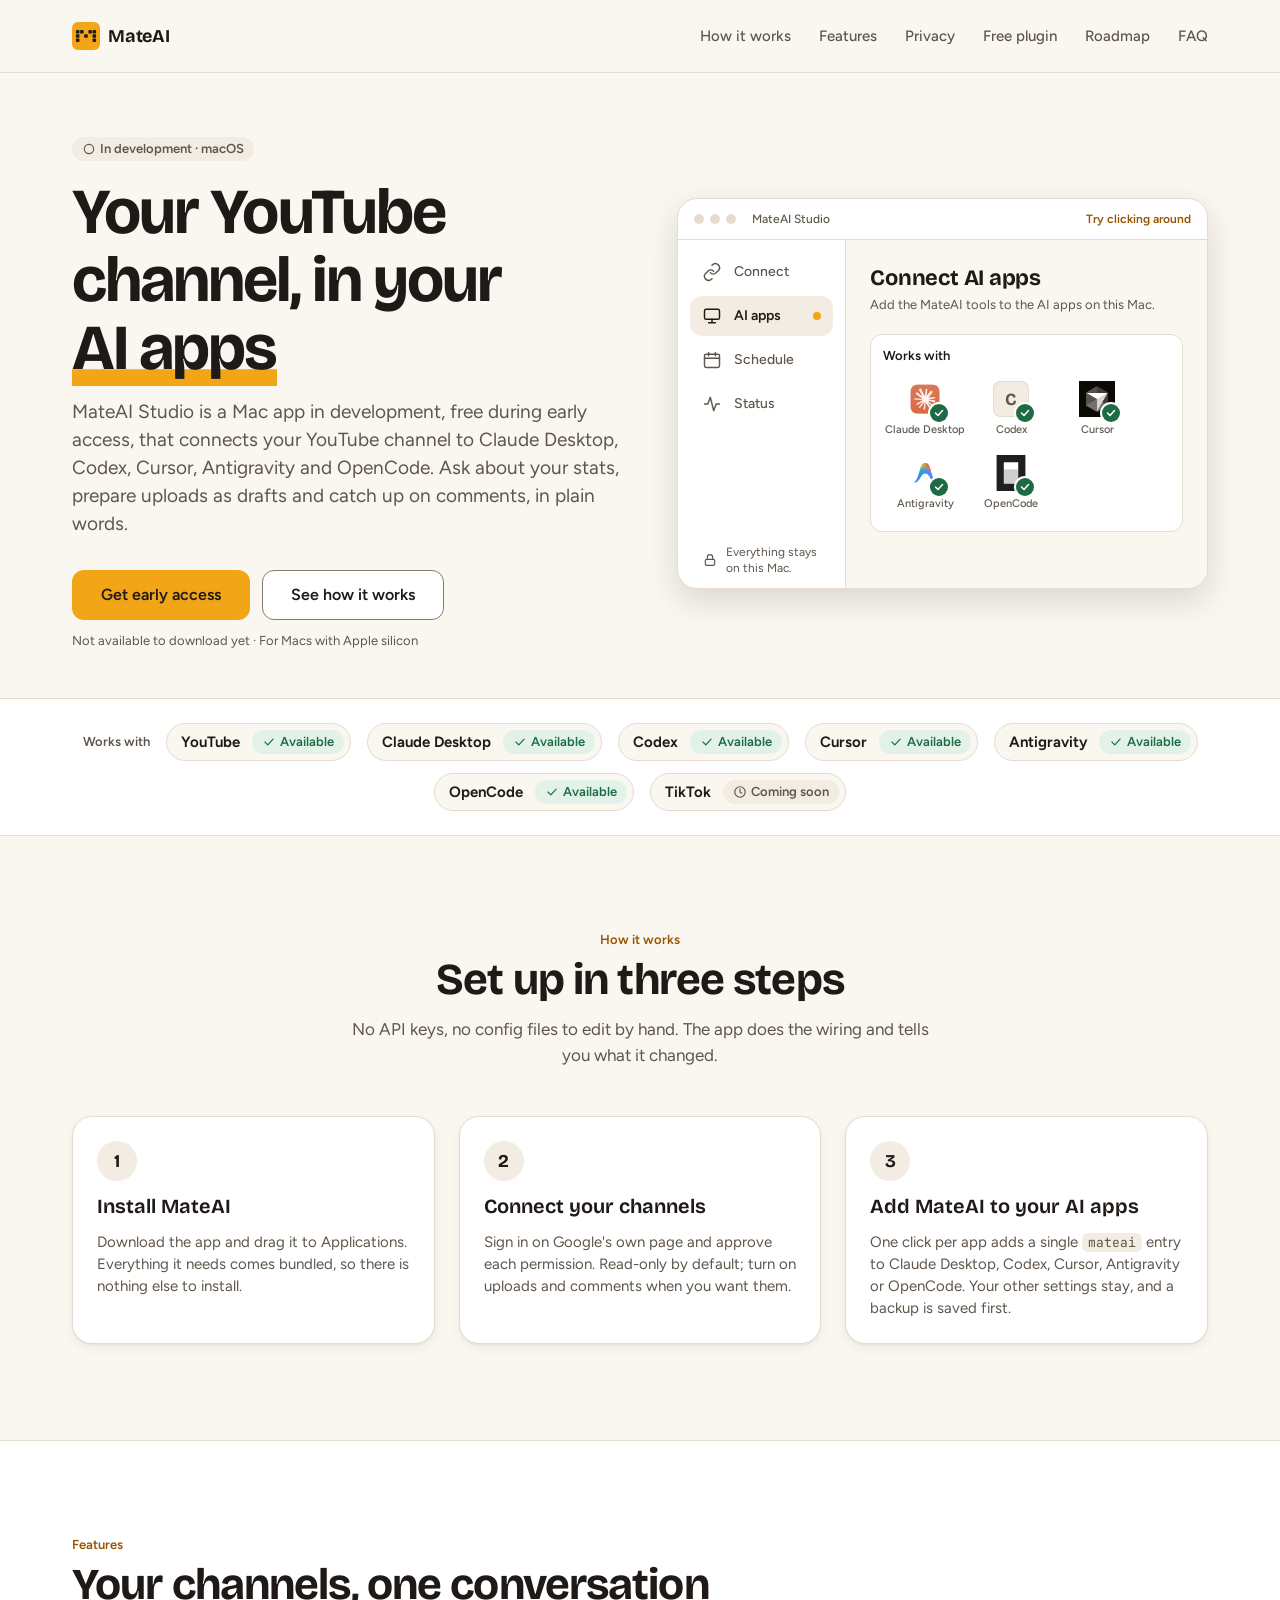
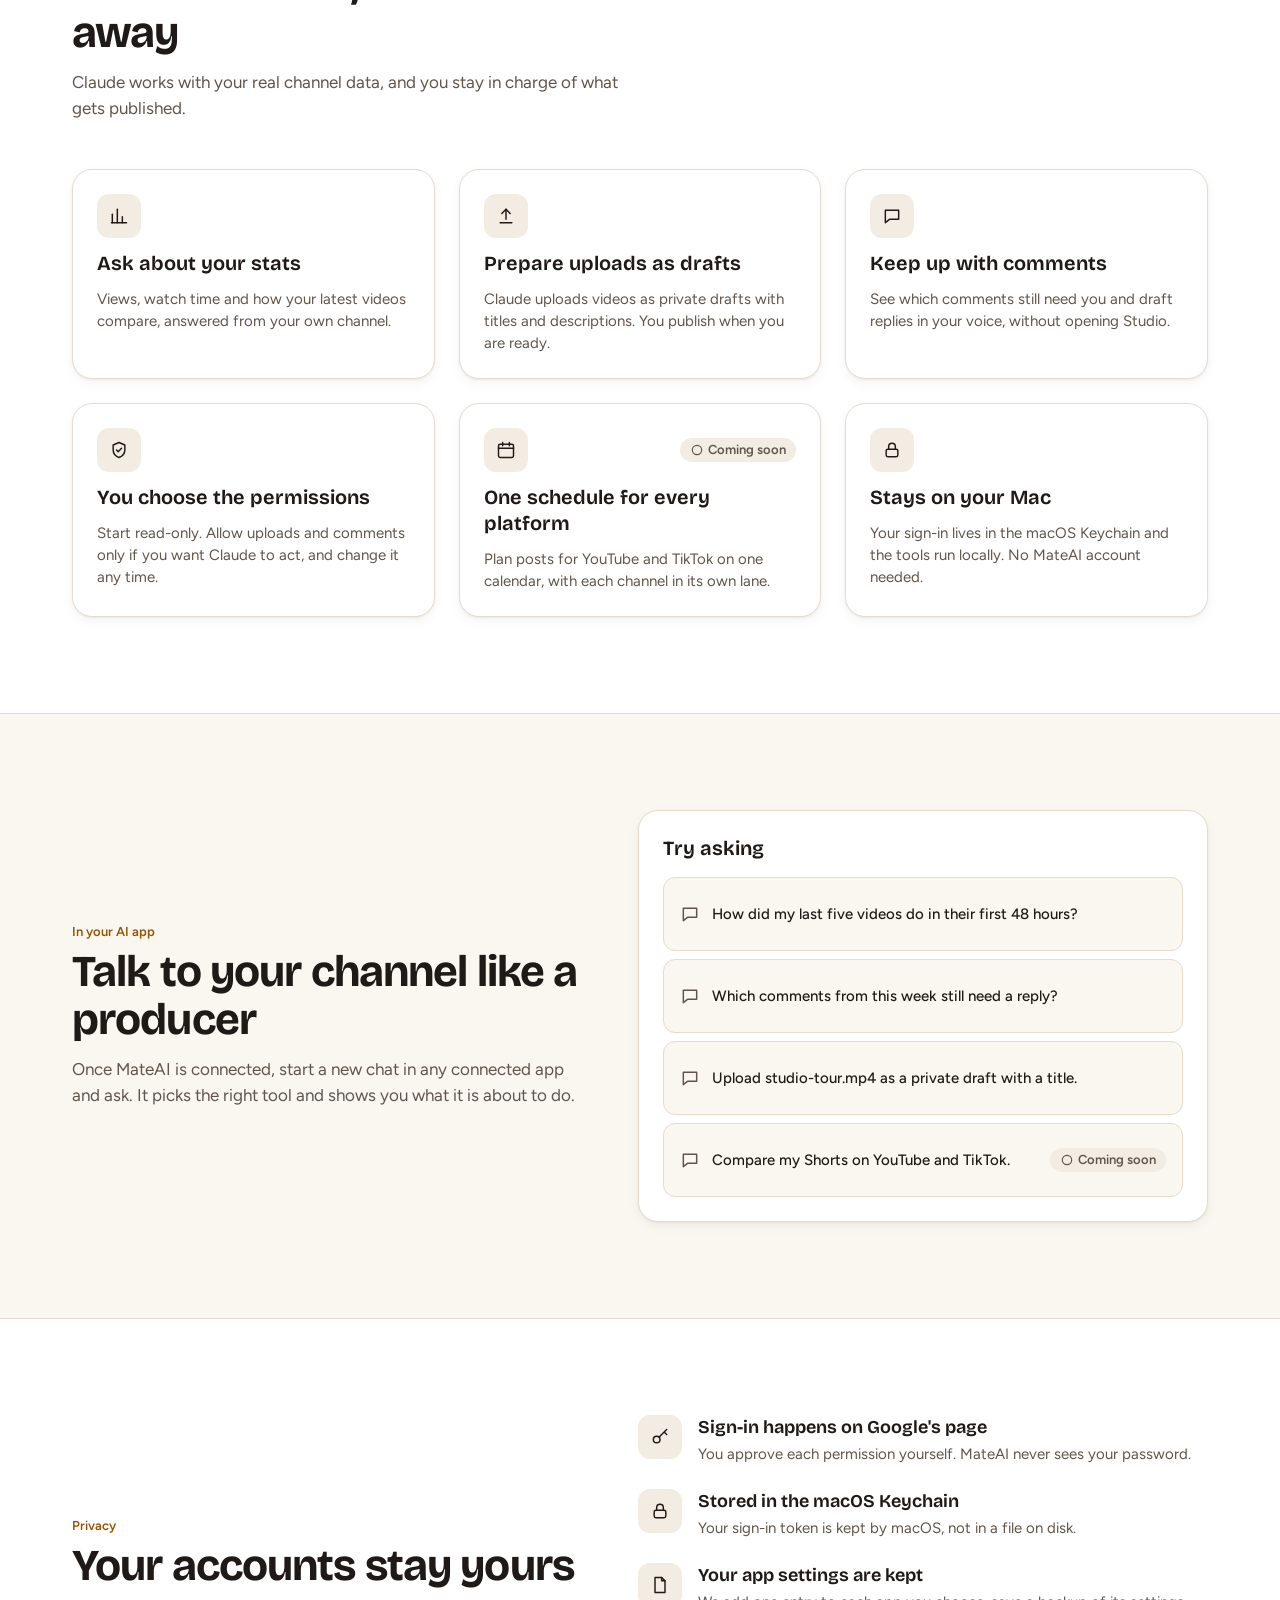
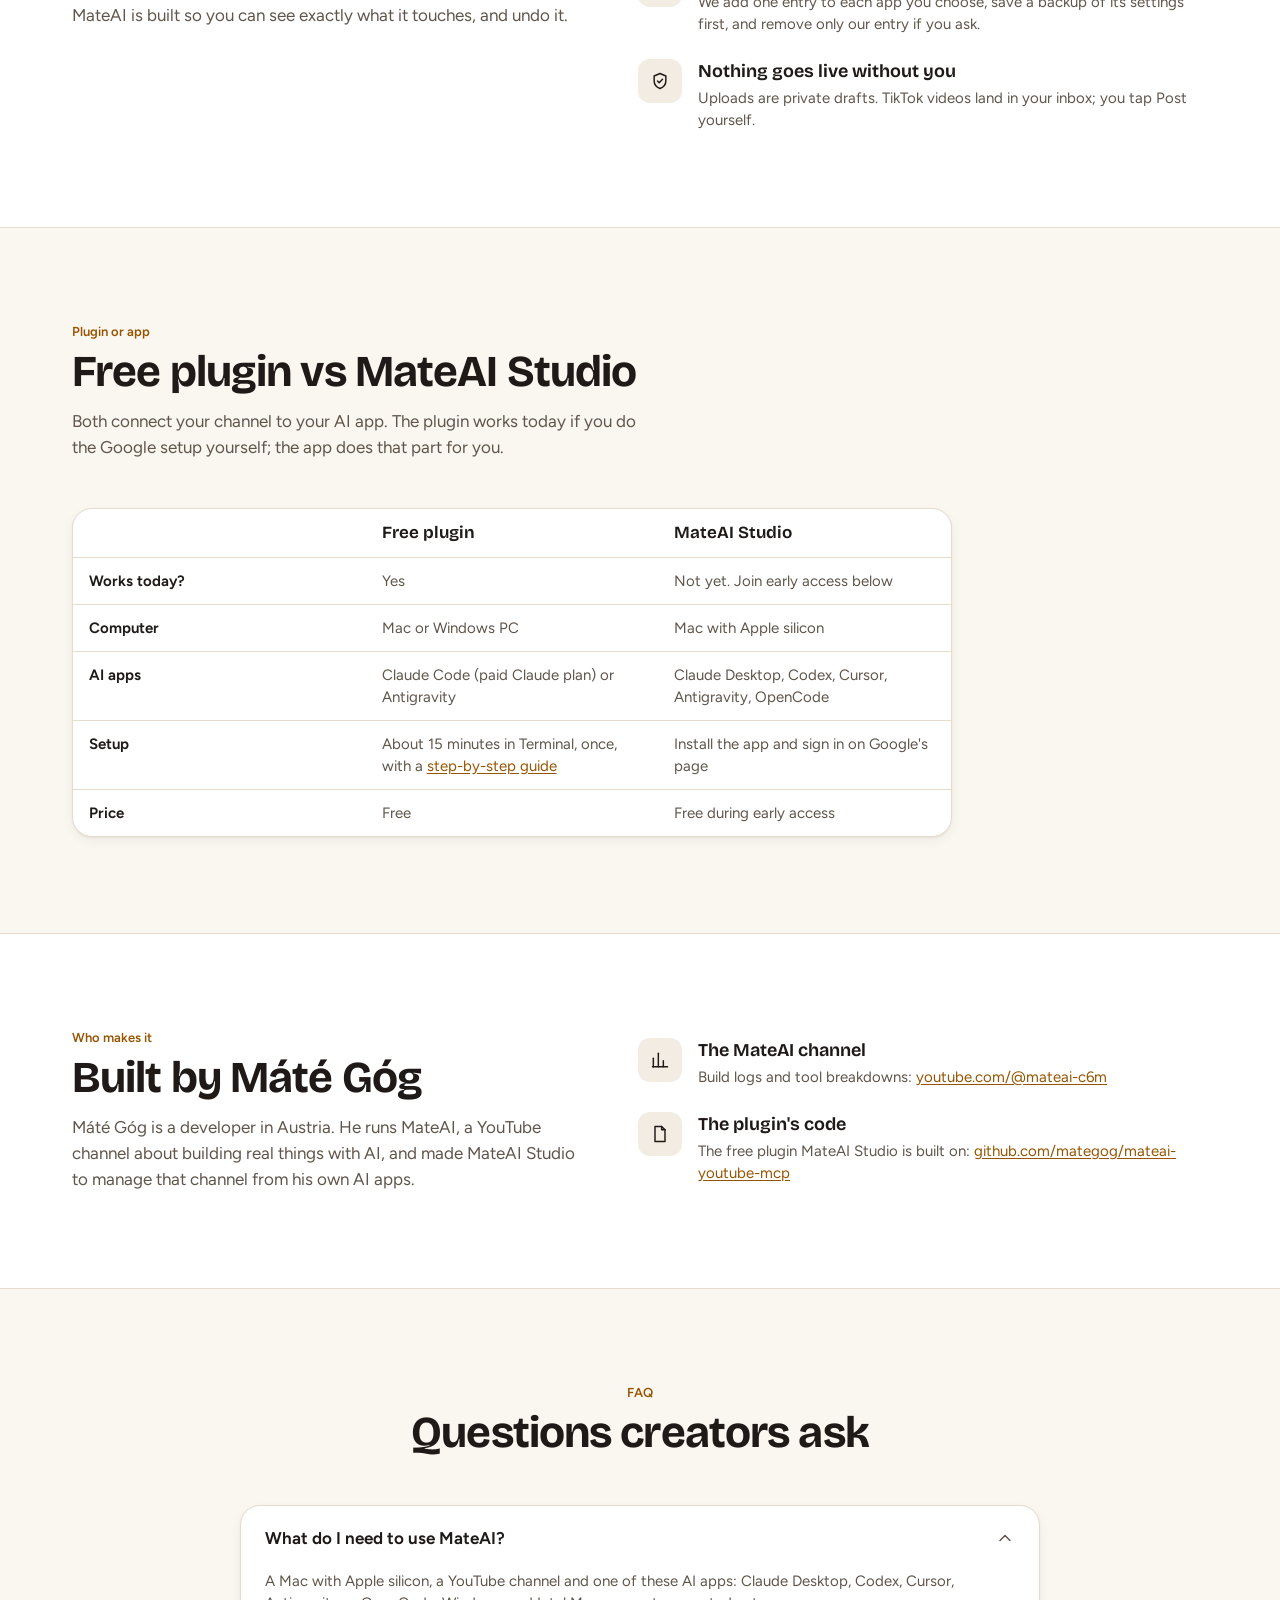
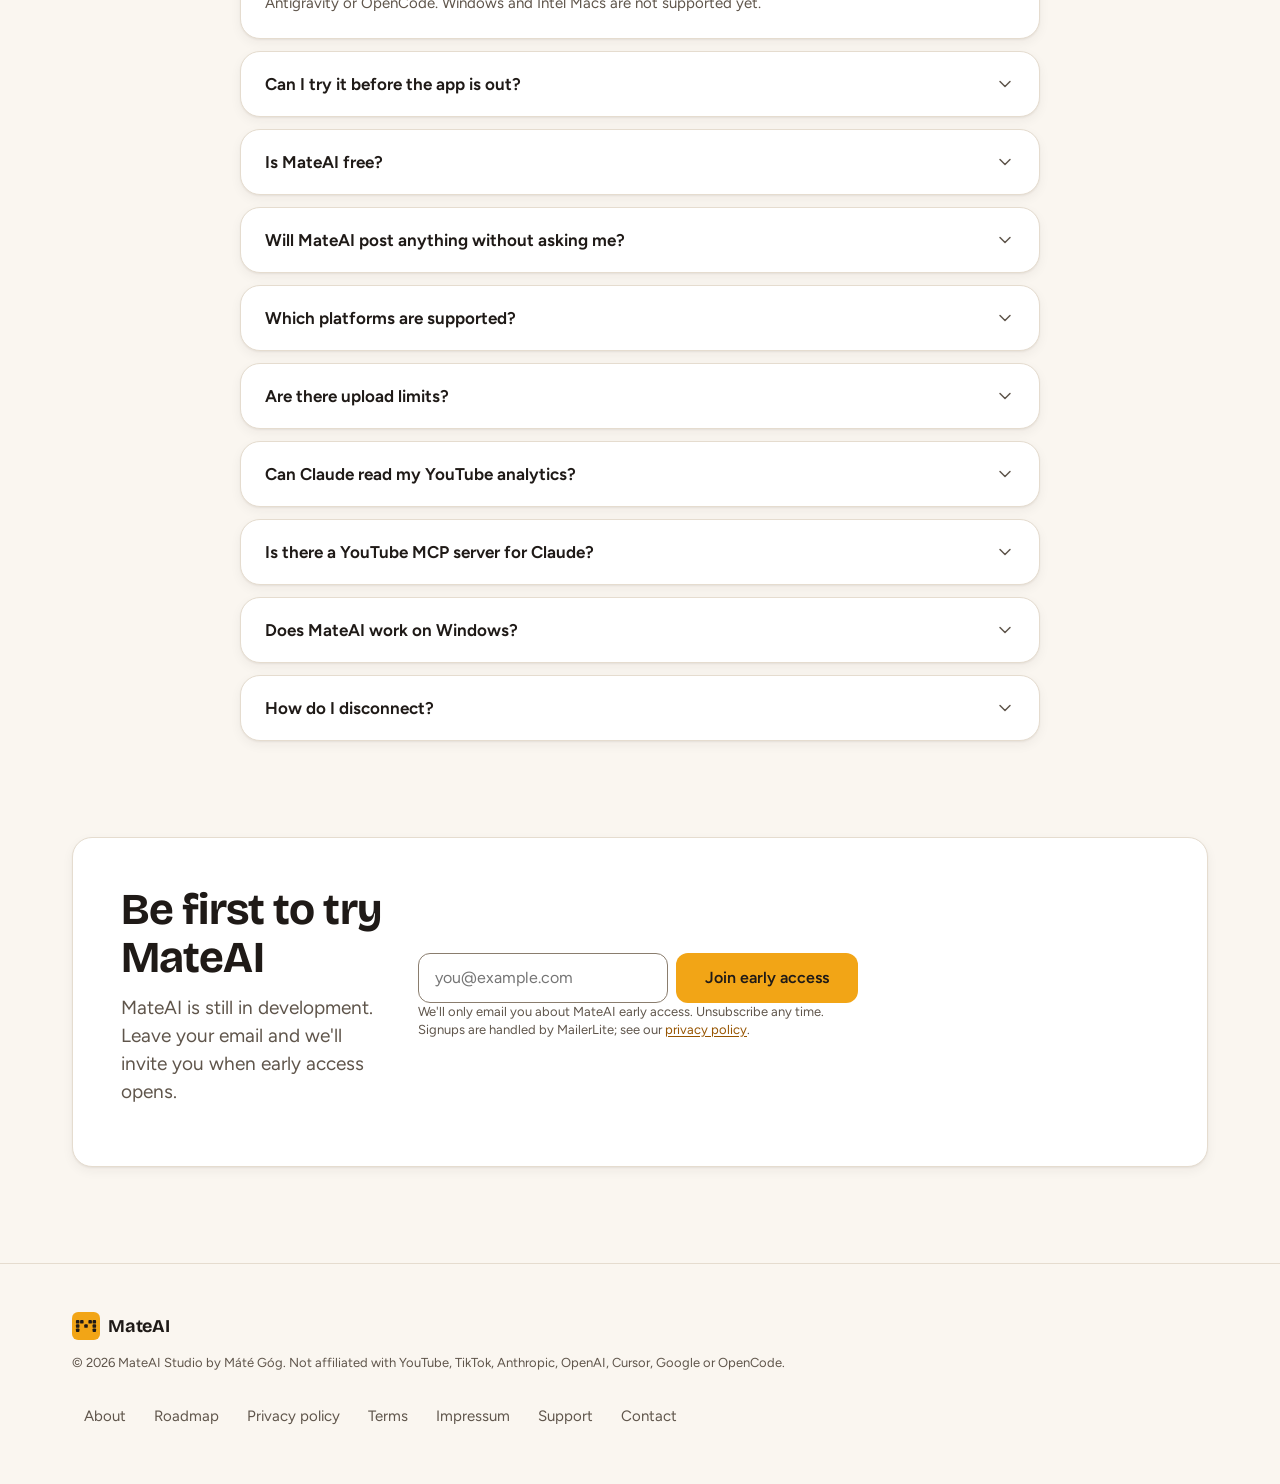
<file: index.html>
<!doctype html>
<html lang="en">
  <head>
    <meta charset="UTF-8" />
    <meta name="viewport" content="width=device-width, initial-scale=1.0" />
    <meta name="color-scheme" content="light dark" />
    <meta name="google-site-verification" content="tsq9p1ve1tj-1x1uCgC2t1uhfIHm6LdF4odyLbhRgnY" />
    <meta name="description" content="MateAI Studio connects your YouTube channel to Claude Desktop, Codex, Cursor and other AI apps on your Mac. Ask about stats, draft uploads, read comments." />
    <link rel="icon" href="/favicon.svg" type="image/svg+xml" />
    <title>MateAI Studio: Connect YouTube to Claude, Codex and Cursor</title>
    <link rel="canonical" href="https://mateaistudio.com/" />
    <meta property="og:type" content="website" />
    <meta property="og:site_name" content="MateAI Studio" />
    <meta property="og:title" content="MateAI Studio: Connect YouTube to Claude, Codex and Cursor" />
    <meta property="og:description" content="MateAI Studio connects your YouTube channel to Claude Desktop, Codex, Cursor and other AI apps on your Mac. Ask about stats, draft uploads, read comments." />
    <meta property="og:url" content="https://mateaistudio.com/" />
    <meta property="og:image" content="https://mateaistudio.com/og.png" />
    <meta name="twitter:card" content="summary_large_image" />
    <script type="application/ld+json">{"@context":"https://schema.org","@graph":[{"@type":"WebSite","@id":"https://mateaistudio.com/#website","name":"MateAI Studio","url":"https://mateaistudio.com/","publisher":{"@id":"https://mateaistudio.com/#person"},"about":{"@id":"https://mateaistudio.com/#app"}},{"@id":"https://mateaistudio.com/#app","@type":"SoftwareApplication","name":"MateAI Studio","url":"https://mateaistudio.com/","applicationCategory":"MultimediaApplication","operatingSystem":"macOS (Apple silicon)","description":"MateAI Studio connects your YouTube channel to Claude Desktop, Codex, Cursor and other AI apps on your Mac. Ask about your stats, prepare uploads as private drafts and catch up on comments, in plain words.","image":"https://mateaistudio.com/og.png","author":{"@id":"https://mateaistudio.com/#person"},"publisher":{"@id":"https://mateaistudio.com/#person"}},{"@type":"Person","@id":"https://mateaistudio.com/#person","name":"Máté Góg","url":"https://mateaistudio.com/","sameAs":["https://www.youtube.com/@mateai-c6m","https://github.com/mategog"]}]}</script>
    <script type="module" crossorigin src="/assets/main-Cel1r2De.js"></script>
    <link rel="modulepreload" crossorigin href="/assets/SiteHeader-B455sRiz.js">
    <link rel="modulepreload" crossorigin href="/assets/Button-CQl2dDDu.js">
    <link rel="stylesheet" crossorigin href="/assets/SiteHeader-CxGatjyQ.css">
    <script type="application/ld+json">{"@context":"https://schema.org","@type":"FAQPage","mainEntity":[{"@type":"Question","name":"What do I need to use MateAI?","acceptedAnswer":{"@type":"Answer","text":"A Mac with Apple silicon, a YouTube channel and one of these AI apps: Claude Desktop, Codex, Cursor, Antigravity or OpenCode. Windows and Intel Macs are not supported yet."}},{"@type":"Question","name":"Can I try it before the app is out?","acceptedAnswer":{"@type":"Answer","text":"Yes. The free MateAI plugin works today on a Mac or Windows PC, in Claude Code (paid Claude plan) or Google Antigravity. It needs a one-time setup of about 15 minutes, and the guide at mateaistudio.com/free-plugin/ walks you through it."}},{"@type":"Question","name":"Is MateAI free?","acceptedAnswer":{"@type":"Answer","text":"Yes, MateAI is free during early access. If that changes, you'll hear about it before launch."}},{"@type":"Question","name":"Will MateAI post anything without asking me?","acceptedAnswer":{"@type":"Answer","text":"No. Videos go up as private drafts, and TikTok videos arrive in your inbox as drafts. You publish them yourself."}},{"@type":"Question","name":"Which platforms are supported?","acceptedAnswer":{"@type":"Answer","text":"YouTube today. TikTok drafts are waiting on TikTok's app review, and one schedule across platforms comes next."}},{"@type":"Question","name":"Are there upload limits?","acceptedAnswer":{"@type":"Answer","text":"Google caps daily uploads for all MateAI users together until it approves more. Heavy users can bring their own Google project."}},{"@type":"Question","name":"Can Claude read my YouTube analytics?","acceptedAnswer":{"@type":"Answer","text":"Yes, once you connect it. MateAI lets Claude read your own channel's stats through Google's official YouTube APIs, after you approve access on Google's sign-in page. Ask about views, watch time or how your latest videos compare. The free MateAI plugin does this today; MateAI Studio will set it up for you."}},{"@type":"Question","name":"Is there a YouTube MCP server for Claude?","acceptedAnswer":{"@type":"Answer","text":"Yes. The free MateAI plugin (mateai-youtube-mcp on GitHub) is an MCP server that connects Claude Code or Antigravity to your own YouTube channel. It reads your analytics, uploads videos as private drafts or schedules them, and posts comments, and it runs on your own computer. MateAI Studio is a Mac app built on it."}},{"@type":"Question","name":"Does MateAI work on Windows?","acceptedAnswer":{"@type":"Answer","text":"The free MateAI plugin does. It runs on Windows 10 and 11 in Claude Code (paid Claude plan) or Antigravity, after a one-time setup of about 15 minutes. The MateAI Studio app is for Macs with Apple silicon only, and there is no Windows version of the app yet."}},{"@type":"Question","name":"How do I disconnect?","acceptedAnswer":{"@type":"Answer","text":"Open MateAI and choose Disconnect on the channel, or Remove on an app's card under AI apps. Only MateAI's own entry and sign-in are removed."}}]}</script>
  </head>
  <body>
    <div id="root"><div class="site"><a class="skip btn btn-secondary" href="#main">Skip to content</a><header class="site-header"><div class="wrap"><a class="logo" href="#top" aria-label="MateAI home"><svg viewBox="0 0 512 512" aria-hidden="true" style="width:28px;height:28px"><rect width="512" height="512" rx="112" fill="#f2a516"></rect><g fill="#1f1a17"><rect x="72" y="148" width="64" height="64" rx="16"></rect><rect x="148" y="148" width="64" height="64" rx="16"></rect><rect x="300" y="148" width="64" height="64" rx="16"></rect><rect x="376" y="148" width="64" height="64" rx="16"></rect><rect x="72" y="224" width="64" height="64" rx="16"></rect><rect x="224" y="224" width="64" height="64" rx="16"></rect><rect x="376" y="224" width="64" height="64" rx="16"></rect><rect x="72" y="300" width="64" height="64" rx="16"></rect><rect x="376" y="300" width="64" height="64" rx="16"></rect></g></svg><span>MateAI</span></a><nav aria-label="Main" style="display:contents"><ul class="site-nav"><li><a href="#how">How it works</a></li><li><a href="#features">Features</a></li><li><a href="#privacy">Privacy</a></li><li><a href="/free-plugin/">Free plugin</a></li><li><a href="/roadmap/">Roadmap</a></li><li><a href="#faq">FAQ</a></li></ul></nav></div></header><main id="main"><section class="hero" id="top" aria-labelledby="h-hero"><div class="wrap"><div><span class="pill pill-off"><svg viewBox="0 0 24 24" aria-hidden="true"><circle cx="12" cy="12" r="8"></circle></svg>In development · macOS</span><h1 id="h-hero">Your YouTube channel, in your <span class="hl">AI apps</span></h1><p class="lead">MateAI Studio is a Mac app in development, free during early access, that connects your YouTube channel to Claude Desktop, Codex, Cursor, Antigravity and OpenCode. Ask about your stats, prepare uploads as drafts and catch up on comments, in plain words.</p><div class="actions-row"><a class="btn btn-primary btn-lg" href="#early-access">Get early access</a><a class="btn btn-secondary btn-lg" href="#how">See how it works</a></div><p class="fine">Not available to download yet · For Macs with Apple silicon</p></div><figure class="app-preview" aria-label="MateAI Studio app showing YouTube connected and TikTok not connected yet"><div class="app-preview-bar" aria-hidden="true"><span class="dots"><span></span><span></span><span></span></span>MateAI Studio<span class="try-me">Try clicking around</span></div><div class="app-preview-body"><nav class="mini-nav is-live" aria-label="Preview screens"><button type="button" class="nav-item"><svg viewBox="0 0 24 24" aria-hidden="true"><path d="M10 13a5 5 0 0 0 7 0l3-3a5 5 0 0 0-7-7l-1 1"></path><path d="M14 11a5 5 0 0 0-7 0l-3 3a5 5 0 0 0 7 7l1-1"></path></svg>Connect</button><button type="button" class="nav-item" aria-current="page"><svg viewBox="0 0 24 24" aria-hidden="true"><rect x="3" y="4" width="18" height="12" rx="2"></rect><path d="M8 20h8M12 16v4"></path></svg>AI apps</button><button type="button" class="nav-item"><svg viewBox="0 0 24 24" aria-hidden="true"><rect x="3" y="5" width="18" height="16" rx="2"></rect><path d="M3 10h18M8 3v4M16 3v4"></path></svg>Schedule</button><button type="button" class="nav-item"><svg viewBox="0 0 24 24" aria-hidden="true"><path d="M3 12h4l3-8 4 16 3-8h4"></path></svg>Status</button><p class="nav-note"><svg viewBox="0 0 24 24" aria-hidden="true"><rect x="5" y="11" width="14" height="9" rx="2"></rect><path d="M8 11V8a4 4 0 0 1 8 0v3"></path></svg>Everything stays on this Mac.</p></nav><div class="preview-main"><div><h3>Connect AI apps</h3><p class="sub">Add the MateAI tools to the AI apps on this Mac.</p></div><div class="ap-strip"><p class="ap-sum">Works with</p><ul><li class="ap-item"><span class="ap-icon"><img class="app-icon" src="/apps/claude.png" alt="" width="36" height="36"/><span class="ap-badge ap-badge-on" aria-hidden="true"><svg viewBox="0 0 24 24" aria-hidden="true"><path d="m5 12 5 5 9-10"></path></svg></span></span><span class="ap-name">Claude Desktop</span></li><li class="ap-item"><span class="ap-icon"><span class="app-icon mono">C</span><span class="ap-badge ap-badge-on" aria-hidden="true"><svg viewBox="0 0 24 24" aria-hidden="true"><path d="m5 12 5 5 9-10"></path></svg></span></span><span class="ap-name">Codex</span></li><li class="ap-item"><span class="ap-icon"><img class="app-icon" src="/apps/cursor.png" alt="" width="36" height="36"/><span class="ap-badge ap-badge-on" aria-hidden="true"><svg viewBox="0 0 24 24" aria-hidden="true"><path d="m5 12 5 5 9-10"></path></svg></span></span><span class="ap-name">Cursor</span></li><li class="ap-item"><span class="ap-icon"><img class="app-icon" src="/apps/antigravity.png" alt="" width="36" height="36"/><span class="ap-badge ap-badge-on" aria-hidden="true"><svg viewBox="0 0 24 24" aria-hidden="true"><path d="m5 12 5 5 9-10"></path></svg></span></span><span class="ap-name">Antigravity</span></li><li class="ap-item"><span class="ap-icon"><img class="app-icon" src="/apps/opencode.svg" alt="" width="36" height="36"/><span class="ap-badge ap-badge-on" aria-hidden="true"><svg viewBox="0 0 24 24" aria-hidden="true"><path d="m5 12 5 5 9-10"></path></svg></span></span><span class="ap-name">OpenCode</span></li></ul></div></div></div></figure></div></section><section class="platforms" aria-label="Supported platforms"><div class="wrap"><span class="platforms-label">Works with</span><span class="platform-chip">YouTube<!-- --> <span class="pill pill-ok"><svg viewBox="0 0 24 24" aria-hidden="true"><path d="m5 12 5 5 9-10"></path></svg>Available</span></span><span class="platform-chip">Claude Desktop<!-- --> <span class="pill pill-ok"><svg viewBox="0 0 24 24" aria-hidden="true"><path d="m5 12 5 5 9-10"></path></svg>Available</span></span><span class="platform-chip">Codex<!-- --> <span class="pill pill-ok"><svg viewBox="0 0 24 24" aria-hidden="true"><path d="m5 12 5 5 9-10"></path></svg>Available</span></span><span class="platform-chip">Cursor<!-- --> <span class="pill pill-ok"><svg viewBox="0 0 24 24" aria-hidden="true"><path d="m5 12 5 5 9-10"></path></svg>Available</span></span><span class="platform-chip">Antigravity<!-- --> <span class="pill pill-ok"><svg viewBox="0 0 24 24" aria-hidden="true"><path d="m5 12 5 5 9-10"></path></svg>Available</span></span><span class="platform-chip">OpenCode<!-- --> <span class="pill pill-ok"><svg viewBox="0 0 24 24" aria-hidden="true"><path d="m5 12 5 5 9-10"></path></svg>Available</span></span><span class="platform-chip">TikTok<!-- --> <span class="pill pill-off"><svg viewBox="0 0 24 24" aria-hidden="true"><circle cx="12" cy="12" r="9"></circle><path d="M12 7v5l3 2"></path></svg>Coming soon</span></span></div></section><section class="section" id="how" aria-labelledby="h-how"><div class="wrap"><div class="section-head center"><p class="kicker">How it works</p><h2 id="h-how">Set up in three steps</h2><p class="lead">No API keys, no config files to edit by hand. The app does the wiring and tells you what it changed.</p></div><ol class="grid-3" style="list-style:none;margin:0;padding:0"><li class="card step-card"><span class="step-num" aria-hidden="true">1</span><h3>Install MateAI</h3><p>Download the app and drag it to Applications. Everything it needs comes bundled, so there is nothing else to install.</p></li><li class="card step-card"><span class="step-num" aria-hidden="true">2</span><h3>Connect your channels</h3><p>Sign in on Google&#x27;s own page and approve each permission. Read-only by default; turn on uploads and comments when you want them.</p></li><li class="card step-card"><span class="step-num" aria-hidden="true">3</span><h3>Add MateAI to your AI apps</h3><p>One click per app adds a single <code>mateai</code> entry to Claude Desktop, Codex, Cursor, Antigravity or OpenCode. Your other settings stay, and a backup is saved first.</p></li></ol></div></section><section class="section section-alt" id="features" aria-labelledby="h-features"><div class="wrap"><div class="section-head"><p class="kicker">Features</p><h2 id="h-features">Your channels, one conversation away</h2><p class="lead">Claude works with your real channel data, and you stay in charge of what gets published.</p></div><div class="grid-3"><article class="card feature-card"><div class="card-top"><span class="icon-tile"><svg class="i" viewBox="0 0 24 24" aria-hidden="true"><path d="M4 20V10"></path><path d="M10 20V4"></path><path d="M16 20v-7"></path><path d="M21 20H3"></path></svg></span></div><h3>Ask about your stats</h3><p>Views, watch time and how your latest videos compare, answered from your own channel.</p></article><article class="card feature-card"><div class="card-top"><span class="icon-tile"><svg class="i" viewBox="0 0 24 24" aria-hidden="true"><path d="M12 16V4"></path><path d="m7 9 5-5 5 5"></path><path d="M5 20h14"></path></svg></span></div><h3>Prepare uploads as drafts</h3><p>Claude uploads videos as private drafts with titles and descriptions. You publish when you are ready.</p></article><article class="card feature-card"><div class="card-top"><span class="icon-tile"><svg class="i" viewBox="0 0 24 24" aria-hidden="true"><path d="M4 5h16v11H9l-5 4z"></path></svg></span></div><h3>Keep up with comments</h3><p>See which comments still need you and draft replies in your voice, without opening Studio.</p></article><article class="card feature-card"><div class="card-top"><span class="icon-tile"><svg class="i" viewBox="0 0 24 24" aria-hidden="true"><path d="M12 3 5 6v6c0 4 3 7.5 7 9 4-1.5 7-5 7-9V6z"></path><path d="m9 12 2 2 4-4"></path></svg></span></div><h3>You choose the permissions</h3><p>Start read-only. Allow uploads and comments only if you want Claude to act, and change it any time.</p></article><article class="card feature-card"><div class="card-top"><span class="icon-tile"><svg class="i" viewBox="0 0 24 24" aria-hidden="true"><rect x="3" y="5" width="18" height="16" rx="2"></rect><path d="M3 10h18M8 3v4M16 3v4"></path></svg></span><span class="pill pill-off"><svg viewBox="0 0 24 24" aria-hidden="true"><circle cx="12" cy="12" r="8"></circle></svg>Coming soon</span></div><h3>One schedule for every platform</h3><p>Plan posts for YouTube and TikTok on one calendar, with each channel in its own lane.</p></article><article class="card feature-card"><div class="card-top"><span class="icon-tile"><svg class="i" viewBox="0 0 24 24" aria-hidden="true"><rect x="5" y="11" width="14" height="9" rx="2"></rect><path d="M8 11V8a4 4 0 0 1 8 0v3"></path></svg></span></div><h3>Stays on your Mac</h3><p>Your sign-in lives in the macOS Keychain and the tools run locally. No MateAI account needed.</p></article></div></div></section><section class="section" aria-labelledby="h-prompts"><div class="wrap split"><div class="section-head"><p class="kicker">In your AI app</p><h2 id="h-prompts">Talk to your channel like a producer</h2><p class="lead">Once MateAI is connected, start a new chat in any connected app and ask. It picks the right tool and shows you what it is about to do.</p></div><div class="card prompts-card"><h3>Try asking</h3><ul class="prompt-list"><li class="prompt-row"><svg class="i" viewBox="0 0 24 24" aria-hidden="true"><path d="M4 5h16v11H9l-5 4z"></path></svg>How did my last five videos do in their first 48 hours?</li><li class="prompt-row"><svg class="i" viewBox="0 0 24 24" aria-hidden="true"><path d="M4 5h16v11H9l-5 4z"></path></svg>Which comments from this week still need a reply?</li><li class="prompt-row"><svg class="i" viewBox="0 0 24 24" aria-hidden="true"><path d="M4 5h16v11H9l-5 4z"></path></svg>Upload studio-tour.mp4 as a private draft with a title.</li><li class="prompt-row"><svg class="i" viewBox="0 0 24 24" aria-hidden="true"><path d="M4 5h16v11H9l-5 4z"></path></svg>Compare my Shorts on YouTube and TikTok.<span class="pill pill-off"><svg viewBox="0 0 24 24" aria-hidden="true"><circle cx="12" cy="12" r="8"></circle></svg>Coming soon</span></li></ul></div></div></section><section class="section section-alt" id="privacy" aria-labelledby="h-privacy"><div class="wrap split"><div class="section-head"><p class="kicker">Privacy</p><h2 id="h-privacy">Your accounts stay yours</h2><p class="lead">MateAI is built so you can see exactly what it touches, and undo it.</p></div><div class="trust-list"><div class="trust-row"><span class="icon-tile"><svg class="i" viewBox="0 0 24 24" aria-hidden="true"><circle cx="8" cy="15" r="4"></circle><path d="m11 12 9-9M17 6l3 3"></path></svg></span><div><h3>Sign-in happens on Google&#x27;s page</h3><p>You approve each permission yourself. MateAI never sees your password.</p></div></div><div class="trust-row"><span class="icon-tile"><svg class="i" viewBox="0 0 24 24" aria-hidden="true"><rect x="5" y="11" width="14" height="9" rx="2"></rect><path d="M8 11V8a4 4 0 0 1 8 0v3"></path></svg></span><div><h3>Stored in the macOS Keychain</h3><p>Your sign-in token is kept by macOS, not in a file on disk.</p></div></div><div class="trust-row"><span class="icon-tile"><svg class="i" viewBox="0 0 24 24" aria-hidden="true"><path d="M14 3H6v18h12V7z"></path><path d="M14 3v4h4"></path></svg></span><div><h3>Your app settings are kept</h3><p>We add one entry to each app you choose, save a backup of its settings first, and remove only our entry if you ask.</p></div></div><div class="trust-row"><span class="icon-tile"><svg class="i" viewBox="0 0 24 24" aria-hidden="true"><path d="M12 3 5 6v6c0 4 3 7.5 7 9 4-1.5 7-5 7-9V6z"></path><path d="m9 12 2 2 4-4"></path></svg></span><div><h3>Nothing goes live without you</h3><p>Uploads are private drafts. TikTok videos land in your inbox; you tap Post yourself.</p></div></div></div></div></section><section class="section" id="compare" aria-labelledby="h-compare"><div class="wrap"><div class="section-head"><p class="kicker">Plugin or app</p><h2 id="h-compare">Free plugin vs MateAI Studio</h2><p class="lead">Both connect your channel to your AI app. The plugin works today if you do the Google setup yourself; the app does that part for you.</p></div><table class="card compare-table"><caption class="sr-only">Free MateAI plugin compared with the MateAI Studio app</caption><thead><tr><td></td><th scope="col">Free plugin</th><th scope="col">MateAI Studio</th></tr></thead><tbody><tr><th scope="row">Works today?</th><td>Yes</td><td>Not yet. Join early access below</td></tr><tr><th scope="row">Computer</th><td>Mac or Windows PC</td><td>Mac with Apple silicon</td></tr><tr><th scope="row">AI apps</th><td>Claude Code (paid Claude plan) or Antigravity</td><td>Claude Desktop, Codex, Cursor, Antigravity, OpenCode</td></tr><tr><th scope="row">Setup</th><td>About 15 minutes in Terminal, once, with a <a href="/free-plugin/">step-by-step guide</a></td><td>Install the app and sign in on Google&#x27;s page</td></tr><tr><th scope="row">Price</th><td>Free</td><td>Free during early access</td></tr></tbody></table></div></section><section class="section section-alt" id="about" aria-labelledby="h-about"><div class="wrap split"><div class="section-head"><p class="kicker">Who makes it</p><h2 id="h-about">Built by Máté Góg</h2><p class="lead">Máté Góg is a developer in Austria. He runs MateAI, a YouTube channel about building real things with AI, and made MateAI Studio to manage that channel from his own AI apps.</p></div><div class="trust-list"><div class="trust-row"><span class="icon-tile"><svg class="i" viewBox="0 0 24 24" aria-hidden="true"><path d="M4 20V10"></path><path d="M10 20V4"></path><path d="M16 20v-7"></path><path d="M21 20H3"></path></svg></span><div><h3>The MateAI channel</h3><p>Build logs and tool breakdowns: <a href="https://www.youtube.com/@mateai-c6m">youtube.com/@mateai-c6m</a></p></div></div><div class="trust-row"><span class="icon-tile"><svg class="i" viewBox="0 0 24 24" aria-hidden="true"><path d="M14 3H6v18h12V7z"></path><path d="M14 3v4h4"></path></svg></span><div><h3>The plugin&#x27;s code</h3><p>The free plugin MateAI Studio is built on: <a href="https://github.com/mategog/mateai-youtube-mcp">github.com/mategog/mateai-youtube-mcp</a></p></div></div></div></div></section><section class="section" id="faq" aria-labelledby="h-faq"><div class="wrap"><div class="section-head center"><p class="kicker">FAQ</p><h2 id="h-faq">Questions creators ask</h2></div><div class="faq"><details class="faq-item" open=""><summary>What do I need to use MateAI?<svg class="i" viewBox="0 0 24 24" aria-hidden="true"><path d="m6 9 6 6 6-6"></path></svg></summary><div class="faq-body"><p>A Mac with Apple silicon, a YouTube channel and one of these AI apps: Claude Desktop, Codex, Cursor, Antigravity or OpenCode. Windows and Intel Macs are not supported yet.</p></div></details><details class="faq-item"><summary>Can I try it before the app is out?<svg class="i" viewBox="0 0 24 24" aria-hidden="true"><path d="m6 9 6 6 6-6"></path></svg></summary><div class="faq-body"><p>Yes. The free MateAI plugin works today on a Mac or Windows PC, in Claude Code (paid Claude plan) or Google Antigravity. It needs a one-time setup of about 15 minutes, and the guide at mateaistudio.com/free-plugin/ walks you through it.</p></div></details><details class="faq-item"><summary>Is MateAI free?<svg class="i" viewBox="0 0 24 24" aria-hidden="true"><path d="m6 9 6 6 6-6"></path></svg></summary><div class="faq-body"><p>Yes, MateAI is free during early access. If that changes, you&#x27;ll hear about it before launch.</p></div></details><details class="faq-item"><summary>Will MateAI post anything without asking me?<svg class="i" viewBox="0 0 24 24" aria-hidden="true"><path d="m6 9 6 6 6-6"></path></svg></summary><div class="faq-body"><p>No. Videos go up as private drafts, and TikTok videos arrive in your inbox as drafts. You publish them yourself.</p></div></details><details class="faq-item"><summary>Which platforms are supported?<svg class="i" viewBox="0 0 24 24" aria-hidden="true"><path d="m6 9 6 6 6-6"></path></svg></summary><div class="faq-body"><p>YouTube today. TikTok drafts are waiting on TikTok&#x27;s app review, and one schedule across platforms comes next.</p></div></details><details class="faq-item"><summary>Are there upload limits?<svg class="i" viewBox="0 0 24 24" aria-hidden="true"><path d="m6 9 6 6 6-6"></path></svg></summary><div class="faq-body"><p>Google caps daily uploads for all MateAI users together until it approves more. Heavy users can bring their own Google project.</p></div></details><details class="faq-item"><summary>Can Claude read my YouTube analytics?<svg class="i" viewBox="0 0 24 24" aria-hidden="true"><path d="m6 9 6 6 6-6"></path></svg></summary><div class="faq-body"><p>Yes, once you connect it. MateAI lets Claude read your own channel&#x27;s stats through Google&#x27;s official YouTube APIs, after you approve access on Google&#x27;s sign-in page. Ask about views, watch time or how your latest videos compare. The free MateAI plugin does this today; MateAI Studio will set it up for you.</p></div></details><details class="faq-item"><summary>Is there a YouTube MCP server for Claude?<svg class="i" viewBox="0 0 24 24" aria-hidden="true"><path d="m6 9 6 6 6-6"></path></svg></summary><div class="faq-body"><p>Yes. The free MateAI plugin (mateai-youtube-mcp on GitHub) is an MCP server that connects Claude Code or Antigravity to your own YouTube channel. It reads your analytics, uploads videos as private drafts or schedules them, and posts comments, and it runs on your own computer. MateAI Studio is a Mac app built on it.</p></div></details><details class="faq-item"><summary>Does MateAI work on Windows?<svg class="i" viewBox="0 0 24 24" aria-hidden="true"><path d="m6 9 6 6 6-6"></path></svg></summary><div class="faq-body"><p>The free MateAI plugin does. It runs on Windows 10 and 11 in Claude Code (paid Claude plan) or Antigravity, after a one-time setup of about 15 minutes. The MateAI Studio app is for Macs with Apple silicon only, and there is no Windows version of the app yet.</p></div></details><details class="faq-item"><summary>How do I disconnect?<svg class="i" viewBox="0 0 24 24" aria-hidden="true"><path d="m6 9 6 6 6-6"></path></svg></summary><div class="faq-body"><p>Open MateAI and choose Disconnect on the channel, or Remove on an app&#x27;s card under AI apps. Only MateAI&#x27;s own entry and sign-in are removed.</p></div></details></div></div></section><section class="section" id="early-access" aria-labelledby="h-cta" style="padding-top:0"><div class="wrap"><div class="card cta-band"><div><h2 id="h-cta">Be first to try MateAI</h2><p class="lead">MateAI is still in development. Leave your email and we&#x27;ll invite you when early access opens.</p></div><form class="signup"><div class="signup-row"><label class="sr-only" for="signup-email">Email address</label><input id="signup-email" class="signup-input" name="email" type="email" required="" autoComplete="email" placeholder="you@example.com"/><button class="btn btn-primary btn-lg" type="submit">Join early access</button></div><p class="fine">We&#x27;ll only email you about MateAI early access. Unsubscribe any time. Signups are handled by MailerLite; see our <a href="/privacy">privacy policy</a>.</p></form></div></div></section></main><footer class="site-footer"><div class="wrap"><div><a class="logo" href="#top" aria-label="MateAI home"><svg viewBox="0 0 512 512" aria-hidden="true" style="width:28px;height:28px"><rect width="512" height="512" rx="112" fill="#f2a516"></rect><g fill="#1f1a17"><rect x="72" y="148" width="64" height="64" rx="16"></rect><rect x="148" y="148" width="64" height="64" rx="16"></rect><rect x="300" y="148" width="64" height="64" rx="16"></rect><rect x="376" y="148" width="64" height="64" rx="16"></rect><rect x="72" y="224" width="64" height="64" rx="16"></rect><rect x="224" y="224" width="64" height="64" rx="16"></rect><rect x="376" y="224" width="64" height="64" rx="16"></rect><rect x="72" y="300" width="64" height="64" rx="16"></rect><rect x="376" y="300" width="64" height="64" rx="16"></rect></g></svg><span>MateAI</span></a><p class="fine">© 2026 MateAI Studio by Máté Góg. Not affiliated with YouTube, TikTok, Anthropic, OpenAI, Cursor, Google or OpenCode.</p></div><nav aria-label="Footer"><ul class="footer-links"><li><a href="/about/">About</a></li><li><a href="/roadmap/">Roadmap</a></li><li><a href="/privacy">Privacy policy</a></li><li><a href="/terms/">Terms</a></li><li><a href="/impressum/">Impressum</a></li><li><a href="/free-plugin/#support">Support</a></li><li><a href="mailto:gog.mate@gmail.com">Contact</a></li></ul></nav></div></footer></div></div>
  </body>
</html>
</file>
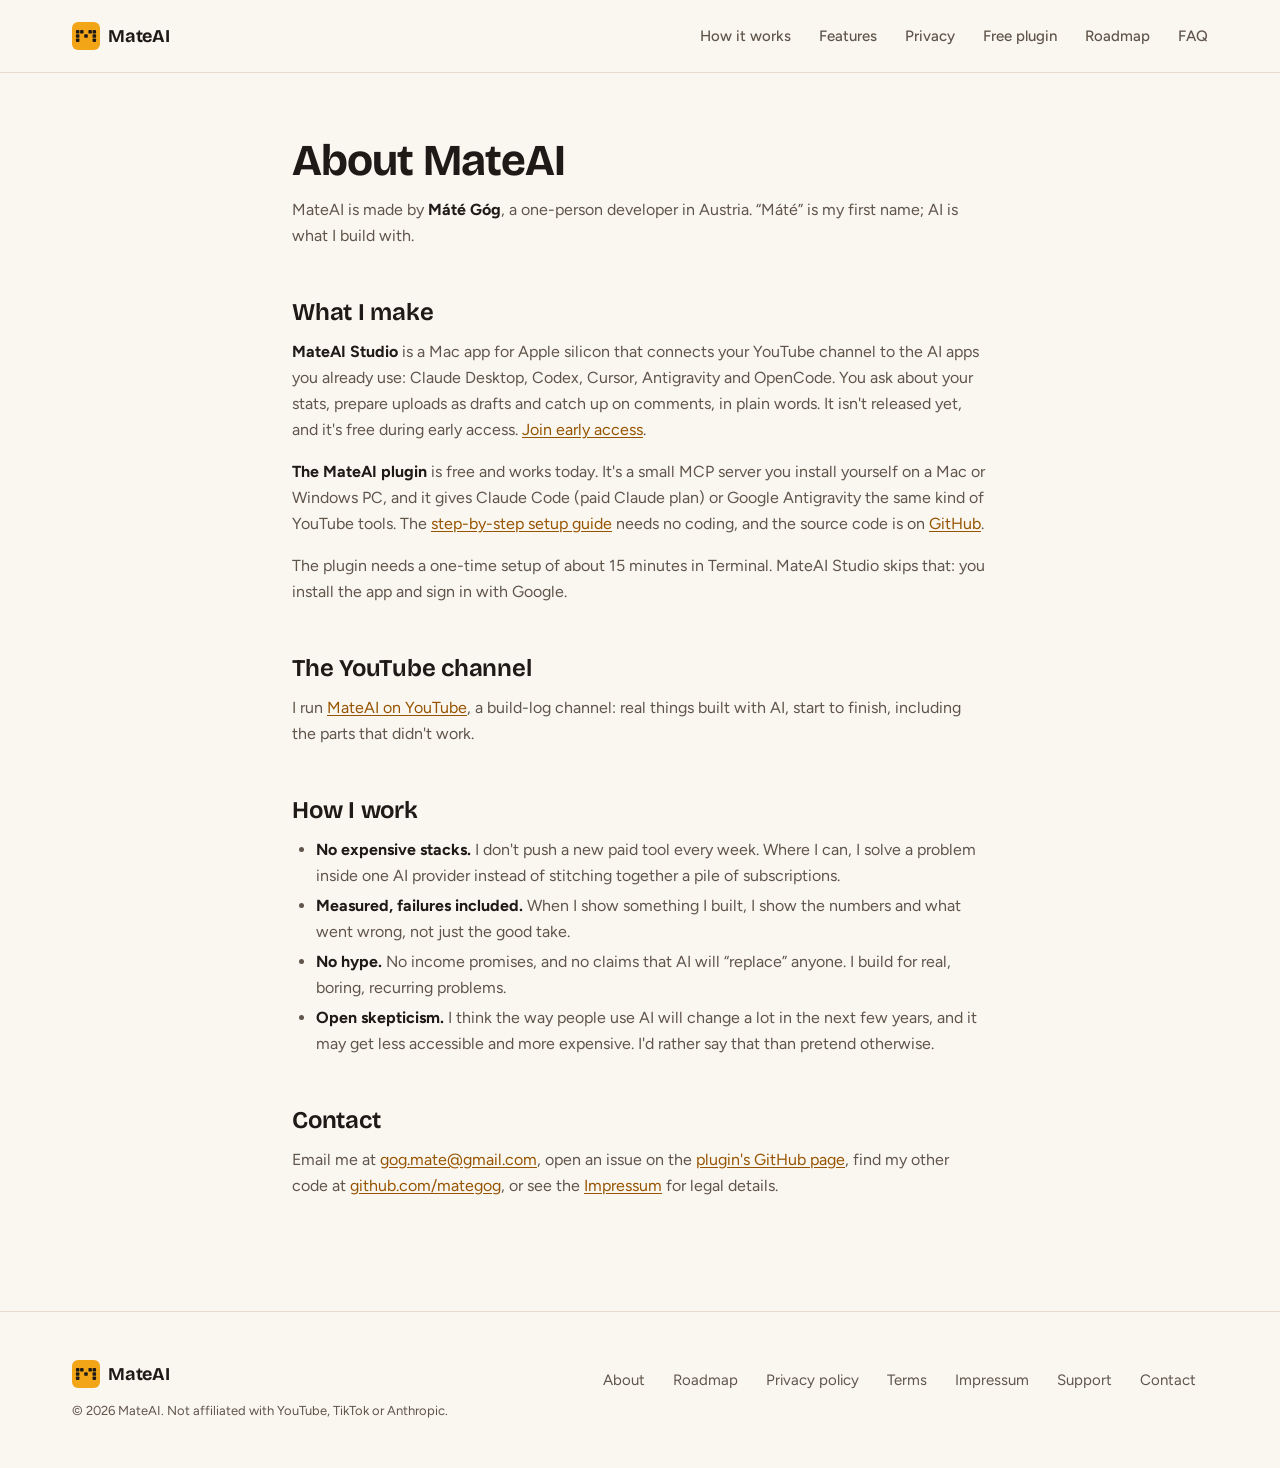
<file: about/index.html>
<!doctype html>
<html lang="en">
  <head>
    <meta charset="UTF-8" />
    <meta name="viewport" content="width=device-width, initial-scale=1.0" />
    <meta name="color-scheme" content="light dark" />
    <meta name="description" content="Who builds MateAI Studio and the free MateAI plugin: Máté Góg, an indie developer in Austria. No hype, no expensive stacks, failures shown." />
    <link rel="icon" href="/favicon.svg" type="image/svg+xml" />
    <title>About MateAI Studio · by Máté Góg</title>
    <link rel="canonical" href="https://mateaistudio.com/about/" />
    <meta property="og:type" content="website" />
    <meta property="og:site_name" content="MateAI Studio" />
    <meta property="og:title" content="About MateAI Studio · by Máté Góg" />
    <meta property="og:url" content="https://mateaistudio.com/about/" />
    <meta property="og:description" content="Who builds MateAI Studio and the free MateAI plugin: Máté Góg, an indie developer in Austria. No hype, no expensive stacks, failures shown." />
    <meta property="og:image" content="https://mateaistudio.com/og.png" />
    <script type="application/ld+json">{"@context":"https://schema.org","@type":"AboutPage","url":"https://mateaistudio.com/about/","name":"About MateAI Studio","mainEntity":{"@id":"https://mateaistudio.com/#person","@type":"Person","name":"Máté Góg","address":{"@type":"PostalAddress","addressCountry":"AT"},"sameAs":["https://www.youtube.com/@mateai-c6m","https://github.com/mategog"]}}</script>
    <script type="module" crossorigin src="/assets/about-B-ElzRI2.js"></script>
    <link rel="modulepreload" crossorigin href="/assets/SiteHeader-B455sRiz.js">
    <link rel="modulepreload" crossorigin href="/assets/LegalPage-BuhxTNK2.js">
    <link rel="stylesheet" crossorigin href="/assets/SiteHeader-CxGatjyQ.css">
    <link rel="stylesheet" crossorigin href="/assets/LegalPage-Cgfm6Iel.css">
  </head>
  <body>
    <div id="root"><div class="site"><a class="skip btn btn-secondary" href="#main">Skip to content</a><header class="site-header"><div class="wrap"><a class="logo" href="/" aria-label="MateAI home"><svg viewBox="0 0 512 512" aria-hidden="true" style="width:28px;height:28px"><rect width="512" height="512" rx="112" fill="#f2a516"></rect><g fill="#1f1a17"><rect x="72" y="148" width="64" height="64" rx="16"></rect><rect x="148" y="148" width="64" height="64" rx="16"></rect><rect x="300" y="148" width="64" height="64" rx="16"></rect><rect x="376" y="148" width="64" height="64" rx="16"></rect><rect x="72" y="224" width="64" height="64" rx="16"></rect><rect x="224" y="224" width="64" height="64" rx="16"></rect><rect x="376" y="224" width="64" height="64" rx="16"></rect><rect x="72" y="300" width="64" height="64" rx="16"></rect><rect x="376" y="300" width="64" height="64" rx="16"></rect></g></svg><span>MateAI</span></a><nav aria-label="Main" style="display:contents"><ul class="site-nav"><li><a href="/#how">How it works</a></li><li><a href="/#features">Features</a></li><li><a href="/#privacy">Privacy</a></li><li><a href="/free-plugin/">Free plugin</a></li><li><a href="/roadmap/">Roadmap</a></li><li><a href="/#faq">FAQ</a></li></ul></nav></div></header><main id="main" class="wrap legal"><h1 id="about-mateai">About MateAI</h1>
<p>MateAI is made by <strong>Máté Góg</strong>, a one-person developer in Austria. “Máté” is my first name; AI is what I build with.</p>
<h2 id="what-i-make">What I make</h2>
<p><strong>MateAI Studio</strong> is a Mac app for Apple silicon that connects your YouTube channel to the AI apps you already use: Claude Desktop, Codex, Cursor, Antigravity and OpenCode. You ask about your stats, prepare uploads as drafts and catch up on comments, in plain words. It isn&#39;t released yet, and it&#39;s free during early access. <a href="/#early-access">Join early access</a>.</p>
<p><strong>The MateAI plugin</strong> is free and works today. It&#39;s a small MCP server you install yourself on a Mac or Windows PC, and it gives Claude Code (paid Claude plan) or Google Antigravity the same kind of YouTube tools. The <a href="/free-plugin/">step-by-step setup guide</a> needs no coding, and the source code is on <a href="https://github.com/mategog/mateai-youtube-mcp">GitHub</a>.</p>
<p>The plugin needs a one-time setup of about 15 minutes in Terminal. MateAI Studio skips that: you install the app and sign in with Google.</p>
<h2 id="the-youtube-channel">The YouTube channel</h2>
<p>I run <a href="https://www.youtube.com/@mateai-c6m">MateAI on YouTube</a>, a build-log channel: real things built with AI, start to finish, including the parts that didn&#39;t work.</p>
<h2 id="how-i-work">How I work</h2>
<ul>
<li><strong>No expensive stacks.</strong> I don&#39;t push a new paid tool every week. Where I can, I solve a problem inside one AI provider instead of stitching together a pile of subscriptions.</li>
<li><strong>Measured, failures included.</strong> When I show something I built, I show the numbers and what went wrong, not just the good take.</li>
<li><strong>No hype.</strong> No income promises, and no claims that AI will “replace” anyone. I build for real, boring, recurring problems.</li>
<li><strong>Open skepticism.</strong> I think the way people use AI will change a lot in the next few years, and it may get less accessible and more expensive. I&#39;d rather say that than pretend otherwise.</li>
</ul>
<h2 id="contact">Contact</h2>
<p>Email me at <a href="mailto:gog.mate@gmail.com">gog.mate@gmail.com</a>, open an issue on the <a href="https://github.com/mategog/mateai-youtube-mcp/issues">plugin&#39;s GitHub page</a>, find my other code at <a href="https://github.com/mategog">github.com/mategog</a>, or see the <a href="/impressum/">Impressum</a> for legal details.</p>
</main><footer class="site-footer"><div class="wrap"><div><a class="logo" href="/" aria-label="MateAI home"><svg viewBox="0 0 512 512" aria-hidden="true" style="width:28px;height:28px"><rect width="512" height="512" rx="112" fill="#f2a516"></rect><g fill="#1f1a17"><rect x="72" y="148" width="64" height="64" rx="16"></rect><rect x="148" y="148" width="64" height="64" rx="16"></rect><rect x="300" y="148" width="64" height="64" rx="16"></rect><rect x="376" y="148" width="64" height="64" rx="16"></rect><rect x="72" y="224" width="64" height="64" rx="16"></rect><rect x="224" y="224" width="64" height="64" rx="16"></rect><rect x="376" y="224" width="64" height="64" rx="16"></rect><rect x="72" y="300" width="64" height="64" rx="16"></rect><rect x="376" y="300" width="64" height="64" rx="16"></rect></g></svg><span>MateAI</span></a><p class="fine">© 2026 MateAI. Not affiliated with YouTube, TikTok or Anthropic.</p></div><nav aria-label="Footer"><ul class="footer-links"><li><a href="/about/">About</a></li><li><a href="/roadmap/">Roadmap</a></li><li><a href="/privacy">Privacy policy</a></li><li><a href="/terms/">Terms</a></li><li><a href="/impressum/">Impressum</a></li><li><a href="/free-plugin/#support">Support</a></li><li><a href="mailto:gog.mate@gmail.com">Contact</a></li></ul></nav></div></footer></div></div>
  </body>
</html>
</file>
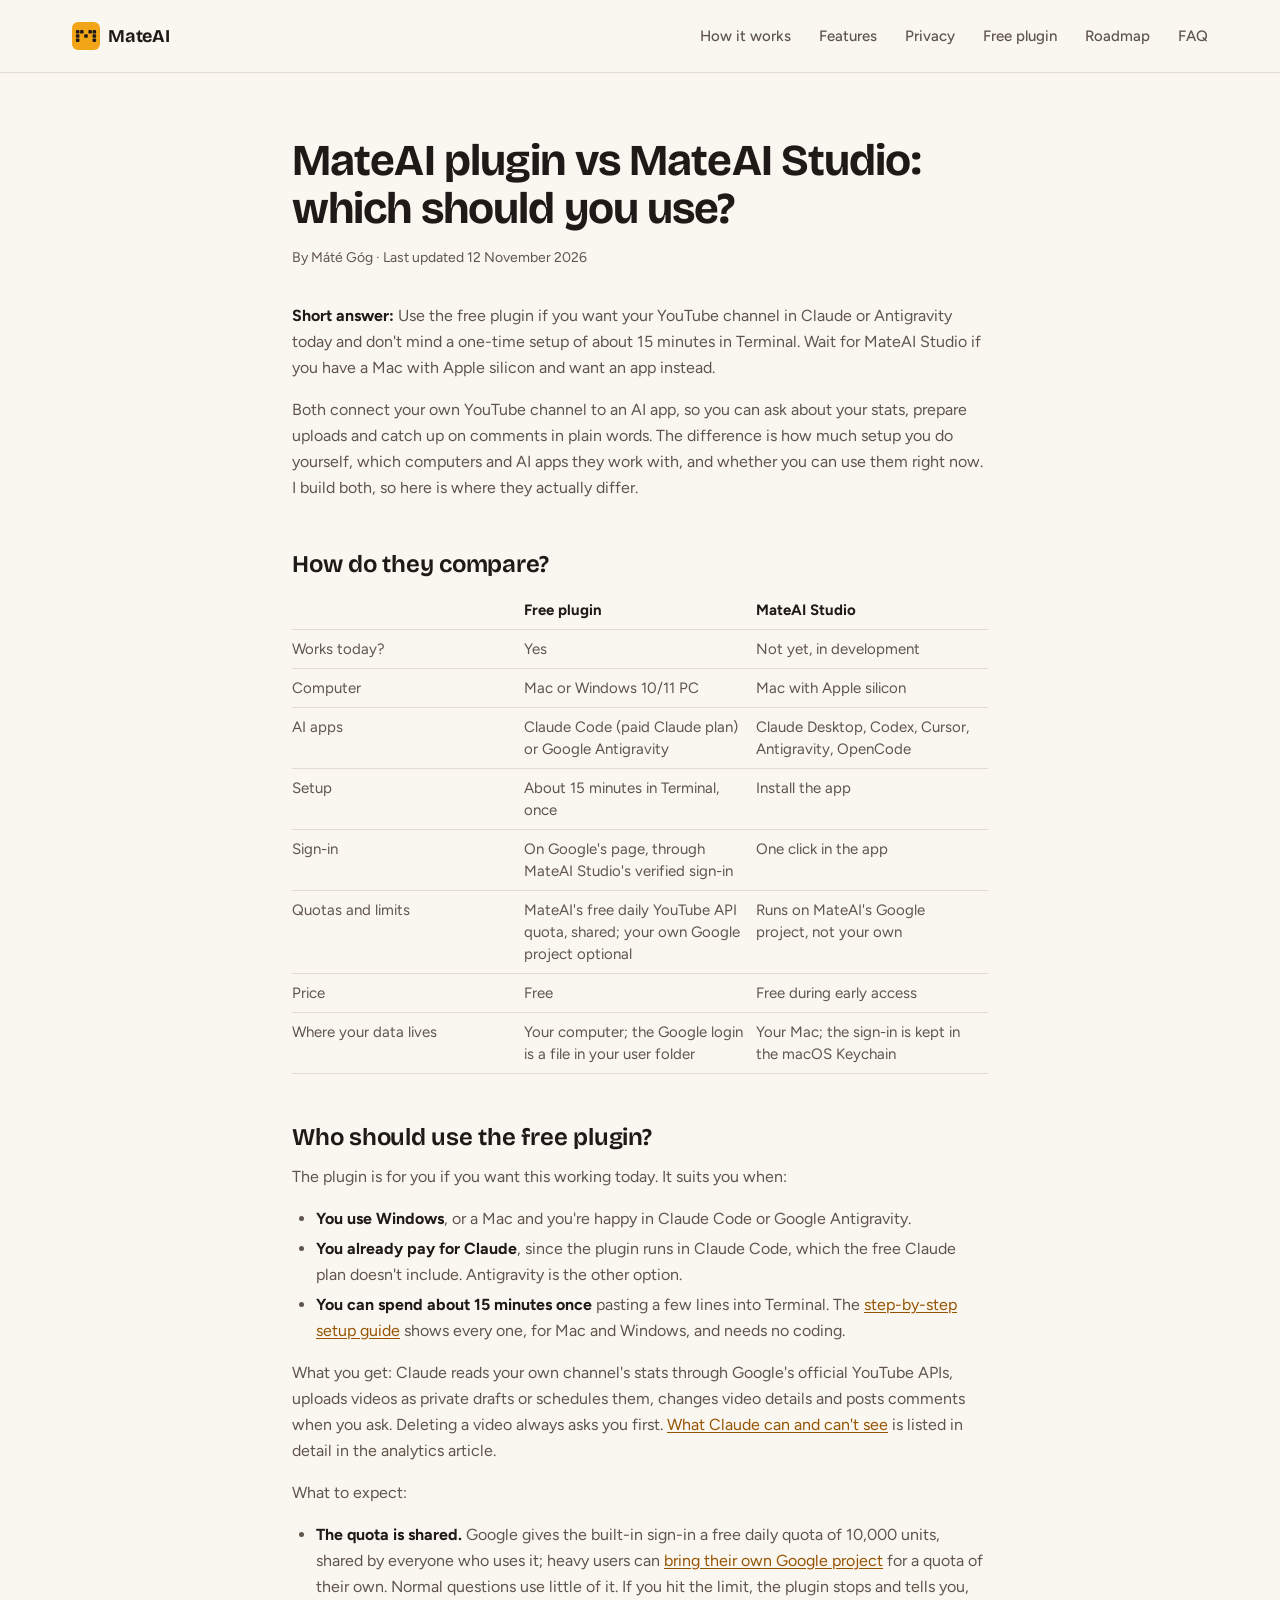
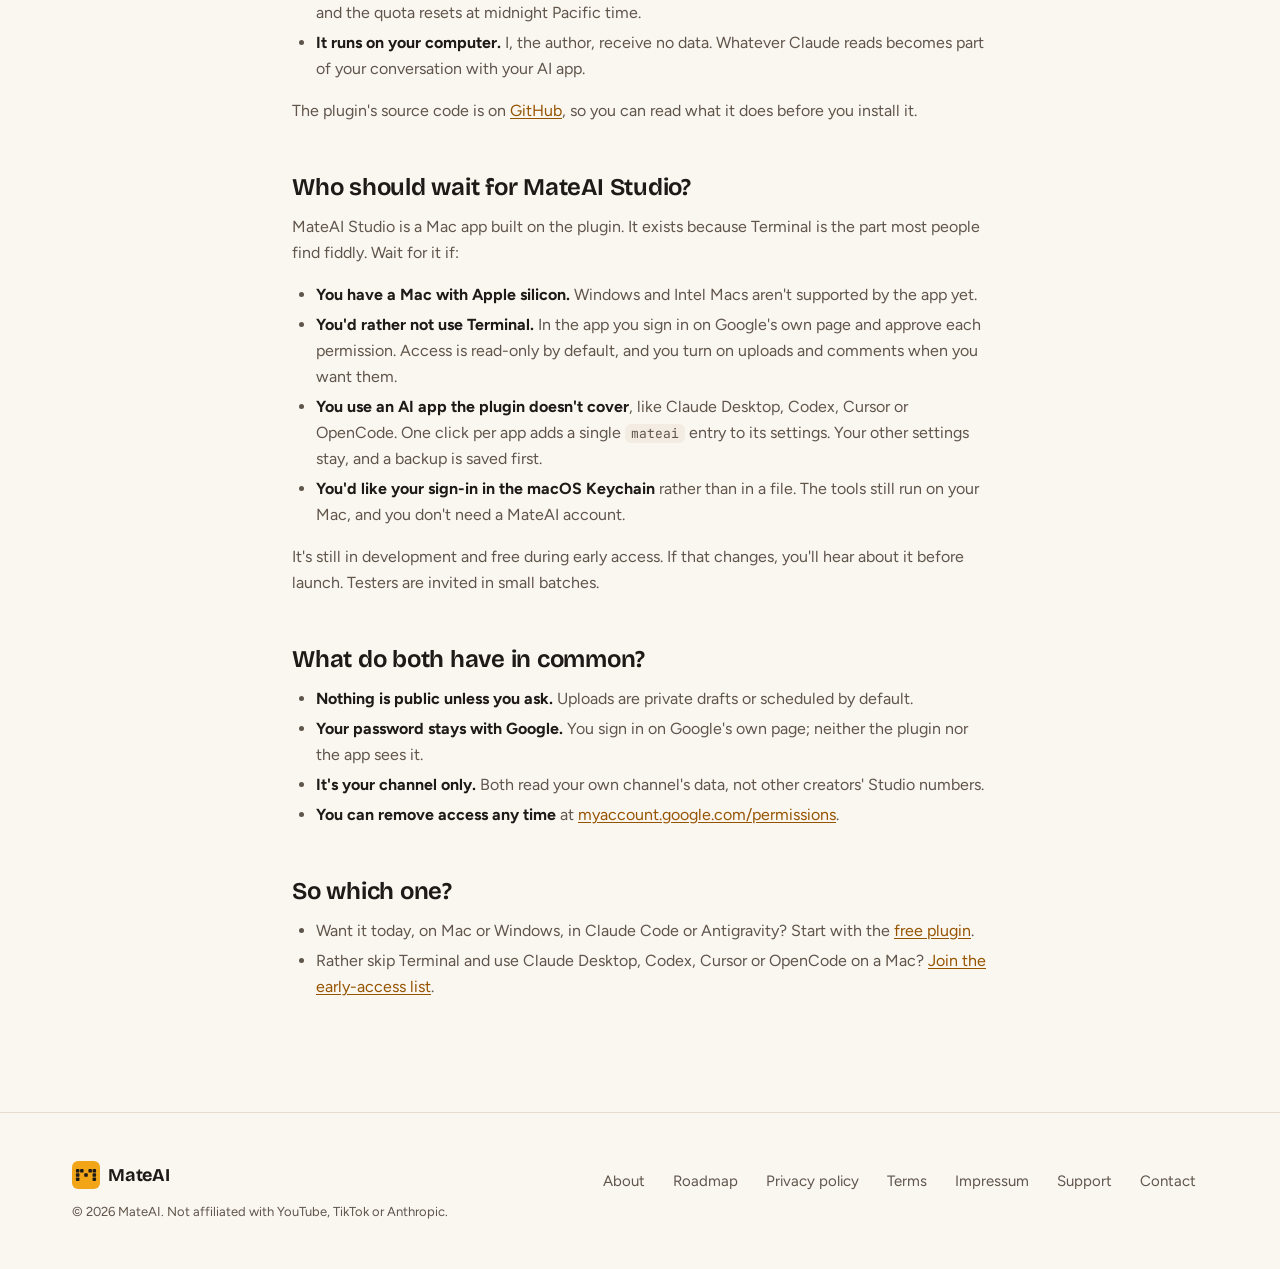
<file: free-plugin-vs-mateai-studio/index.html>
<!doctype html>
<html lang="en">
  <head>
    <meta charset="UTF-8" />
    <meta name="viewport" content="width=device-width, initial-scale=1.0" />
    <meta name="color-scheme" content="light dark" />
    <meta name="description" content="The free MateAI plugin works today on Mac or Windows, with your own Google project. MateAI Studio, a Mac app in development, signs you in with one click." />
    <link rel="icon" href="/favicon.svg" type="image/svg+xml" />
    <title>MateAI plugin vs MateAI Studio: which should you use?</title>
    <link rel="canonical" href="https://mateaistudio.com/free-plugin-vs-mateai-studio/" />
    <meta property="og:type" content="article" />
    <meta property="og:site_name" content="MateAI Studio" />
    <meta property="og:title" content="MateAI plugin vs MateAI Studio: which should you use?" />
    <meta property="og:url" content="https://mateaistudio.com/free-plugin-vs-mateai-studio/" />
    <meta property="og:description" content="The free MateAI plugin works today on Mac or Windows, with your own Google project. MateAI Studio, a Mac app in development, signs you in with one click." />
    <meta property="og:image" content="https://mateaistudio.com/og.png" />
    <meta property="article:published_time" content="2026-11-08" />
    <meta property="article:modified_time" content="2026-11-08" />
    <script type="application/ld+json">{"@context":"https://schema.org","@type":"TechArticle","headline":"MateAI plugin vs MateAI Studio: which should you use?","description":"The free MateAI plugin works today on Mac or Windows, with your own Google project. MateAI Studio, a Mac app in development, signs you in with one click.","author":{"@id":"https://mateaistudio.com/#person","@type":"Person","name":"Máté Góg"},"datePublished":"2026-11-08","dateModified":"2026-11-08","image":"https://mateaistudio.com/og.png","mainEntityOfPage":"https://mateaistudio.com/free-plugin-vs-mateai-studio/","publisher":{"@id":"https://mateaistudio.com/#person","@type":"Person","name":"Máté Góg"}}</script>
    <script type="module" crossorigin src="/assets/SiteHeader-B455sRiz.js"></script>
    <script type="module" crossorigin src="/assets/LegalPage-BuhxTNK2.js"></script>
    <script type="module" crossorigin src="/assets/article-BTZ8-hNG.js"></script>
    <link rel="stylesheet" crossorigin href="/assets/SiteHeader-CxGatjyQ.css">
    <link rel="stylesheet" crossorigin href="/assets/LegalPage-Cgfm6Iel.css">
  </head>
  <body>
    <div id="root"><div class="site"><a class="skip btn btn-secondary" href="#main">Skip to content</a><header class="site-header"><div class="wrap"><a class="logo" href="/" aria-label="MateAI home"><svg viewBox="0 0 512 512" aria-hidden="true" style="width:28px;height:28px"><rect width="512" height="512" rx="112" fill="#f2a516"></rect><g fill="#1f1a17"><rect x="72" y="148" width="64" height="64" rx="16"></rect><rect x="148" y="148" width="64" height="64" rx="16"></rect><rect x="300" y="148" width="64" height="64" rx="16"></rect><rect x="376" y="148" width="64" height="64" rx="16"></rect><rect x="72" y="224" width="64" height="64" rx="16"></rect><rect x="224" y="224" width="64" height="64" rx="16"></rect><rect x="376" y="224" width="64" height="64" rx="16"></rect><rect x="72" y="300" width="64" height="64" rx="16"></rect><rect x="376" y="300" width="64" height="64" rx="16"></rect></g></svg><span>MateAI</span></a><nav aria-label="Main" style="display:contents"><ul class="site-nav"><li><a href="/#how">How it works</a></li><li><a href="/#features">Features</a></li><li><a href="/#privacy">Privacy</a></li><li><a href="/free-plugin/">Free plugin</a></li><li><a href="/roadmap/">Roadmap</a></li><li><a href="/#faq">FAQ</a></li></ul></nav></div></header><main id="main" class="wrap legal"><h1 id="mateai-plugin-vs-mateai-studio-which-should-you-use">MateAI plugin vs MateAI Studio: which should you use?</h1>
<p class="byline">By Máté Góg · Last updated <time datetime="2026-11-12">12 November 2026</time></p>

<p><strong>Short answer:</strong> Use the free plugin if you want your YouTube channel in Claude or Antigravity today and don&#39;t mind a one-time setup of about 15 minutes in Terminal. Wait for MateAI Studio if you have a Mac with Apple silicon and want an app instead.</p>
<p>Both connect your own YouTube channel to an AI app, so you can ask about your stats, prepare uploads and catch up on comments in plain words. The difference is how much setup you do yourself, which computers and AI apps they work with, and whether you can use them right now. I build both, so here is where they actually differ.</p>
<h2 id="how-do-they-compare">How do they compare?</h2>
<table>
<thead>
<tr>
<th></th>
<th>Free plugin</th>
<th>MateAI Studio</th>
</tr>
</thead>
<tbody><tr>
<td>Works today?</td>
<td>Yes</td>
<td>Not yet, in development</td>
</tr>
<tr>
<td>Computer</td>
<td>Mac or Windows 10/11 PC</td>
<td>Mac with Apple silicon</td>
</tr>
<tr>
<td>AI apps</td>
<td>Claude Code (paid Claude plan) or Google Antigravity</td>
<td>Claude Desktop, Codex, Cursor, Antigravity, OpenCode</td>
</tr>
<tr>
<td>Setup</td>
<td>About 15 minutes in Terminal, once</td>
<td>Install the app</td>
</tr>
<tr>
<td>Sign-in</td>
<td>On Google&#39;s page, through MateAI Studio&#39;s verified sign-in</td>
<td>One click in the app</td>
</tr>
<tr>
<td>Quotas and limits</td>
<td>MateAI&#39;s free daily YouTube API quota, shared; your own Google project optional</td>
<td>Runs on MateAI&#39;s Google project, not your own</td>
</tr>
<tr>
<td>Price</td>
<td>Free</td>
<td>Free during early access</td>
</tr>
<tr>
<td>Where your data lives</td>
<td>Your computer; the Google login is a file in your user folder</td>
<td>Your Mac; the sign-in is kept in the macOS Keychain</td>
</tr>
</tbody></table>
<h2 id="who-should-use-the-free-plugin">Who should use the free plugin?</h2>
<p>The plugin is for you if you want this working today. It suits you when:</p>
<ul>
<li><strong>You use Windows</strong>, or a Mac and you&#39;re happy in Claude Code or Google Antigravity.</li>
<li><strong>You already pay for Claude</strong>, since the plugin runs in Claude Code, which the free Claude plan doesn&#39;t include. Antigravity is the other option.</li>
<li><strong>You can spend about 15 minutes once</strong> pasting a few lines into Terminal. The <a href="/free-plugin/">step-by-step setup guide</a> shows every one, for Mac and Windows, and needs no coding.</li>
</ul>
<p>What you get: Claude reads your own channel&#39;s stats through Google&#39;s official YouTube APIs, uploads videos as private drafts or schedules them, changes video details and posts comments when you ask. Deleting a video always asks you first. <a href="/youtube-analytics-in-claude/">What Claude can and can&#39;t see</a> is listed in detail in the analytics article.</p>
<p>What to expect:</p>
<ul>
<li><strong>The quota is shared.</strong> Google gives the built-in sign-in a free daily quota of 10,000 units, shared by everyone who uses it; heavy users can <a href="https://github.com/mategog/mateai-youtube-mcp#use-your-own-google-cloud-client-optional-own-quota">bring their own Google project</a> for a quota of their own. Normal questions use little of it. If you hit the limit, the plugin stops and tells you, and the quota resets at midnight Pacific time.</li>
<li><strong>It runs on your computer.</strong> I, the author, receive no data. Whatever Claude reads becomes part of your conversation with your AI app.</li>
</ul>
<p>The plugin&#39;s source code is on <a href="https://github.com/mategog/mateai-youtube-mcp">GitHub</a>, so you can read what it does before you install it.</p>
<h2 id="who-should-wait-for-mateai-studio">Who should wait for MateAI Studio?</h2>
<p>MateAI Studio is a Mac app built on the plugin. It exists because Terminal is the part most people find fiddly. Wait for it if:</p>
<ul>
<li><strong>You have a Mac with Apple silicon.</strong> Windows and Intel Macs aren&#39;t supported by the app yet.</li>
<li><strong>You&#39;d rather not use Terminal.</strong> In the app you sign in on Google&#39;s own page and approve each permission. Access is read-only by default, and you turn on uploads and comments when you want them.</li>
<li><strong>You use an AI app the plugin doesn&#39;t cover</strong>, like Claude Desktop, Codex, Cursor or OpenCode. One click per app adds a single <code>mateai</code> entry to its settings. Your other settings stay, and a backup is saved first.</li>
<li><strong>You&#39;d like your sign-in in the macOS Keychain</strong> rather than in a file. The tools still run on your Mac, and you don&#39;t need a MateAI account.</li>
</ul>
<p>It&#39;s still in development and free during early access. If that changes, you&#39;ll hear about it before launch. Testers are invited in small batches.</p>
<h2 id="what-do-both-have-in-common">What do both have in common?</h2>
<ul>
<li><strong>Nothing is public unless you ask.</strong> Uploads are private drafts or scheduled by default.</li>
<li><strong>Your password stays with Google.</strong> You sign in on Google&#39;s own page; neither the plugin nor the app sees it.</li>
<li><strong>It&#39;s your channel only.</strong> Both read your own channel&#39;s data, not other creators&#39; Studio numbers.</li>
<li><strong>You can remove access any time</strong> at <a href="https://myaccount.google.com/permissions">myaccount.google.com/permissions</a>.</li>
</ul>
<h2 id="so-which-one">So which one?</h2>
<ul>
<li>Want it today, on Mac or Windows, in Claude Code or Antigravity? Start with the <a href="/free-plugin/">free plugin</a>.</li>
<li>Rather skip Terminal and use Claude Desktop, Codex, Cursor or OpenCode on a Mac? <a href="/#early-access">Join the early-access list</a>.</li>
</ul>
</main><footer class="site-footer"><div class="wrap"><div><a class="logo" href="/" aria-label="MateAI home"><svg viewBox="0 0 512 512" aria-hidden="true" style="width:28px;height:28px"><rect width="512" height="512" rx="112" fill="#f2a516"></rect><g fill="#1f1a17"><rect x="72" y="148" width="64" height="64" rx="16"></rect><rect x="148" y="148" width="64" height="64" rx="16"></rect><rect x="300" y="148" width="64" height="64" rx="16"></rect><rect x="376" y="148" width="64" height="64" rx="16"></rect><rect x="72" y="224" width="64" height="64" rx="16"></rect><rect x="224" y="224" width="64" height="64" rx="16"></rect><rect x="376" y="224" width="64" height="64" rx="16"></rect><rect x="72" y="300" width="64" height="64" rx="16"></rect><rect x="376" y="300" width="64" height="64" rx="16"></rect></g></svg><span>MateAI</span></a><p class="fine">© 2026 MateAI. Not affiliated with YouTube, TikTok or Anthropic.</p></div><nav aria-label="Footer"><ul class="footer-links"><li><a href="/about/">About</a></li><li><a href="/roadmap/">Roadmap</a></li><li><a href="/privacy">Privacy policy</a></li><li><a href="/terms/">Terms</a></li><li><a href="/impressum/">Impressum</a></li><li><a href="/free-plugin/#support">Support</a></li><li><a href="mailto:gog.mate@gmail.com">Contact</a></li></ul></nav></div></footer></div></div>
  </body>
</html>
</file>
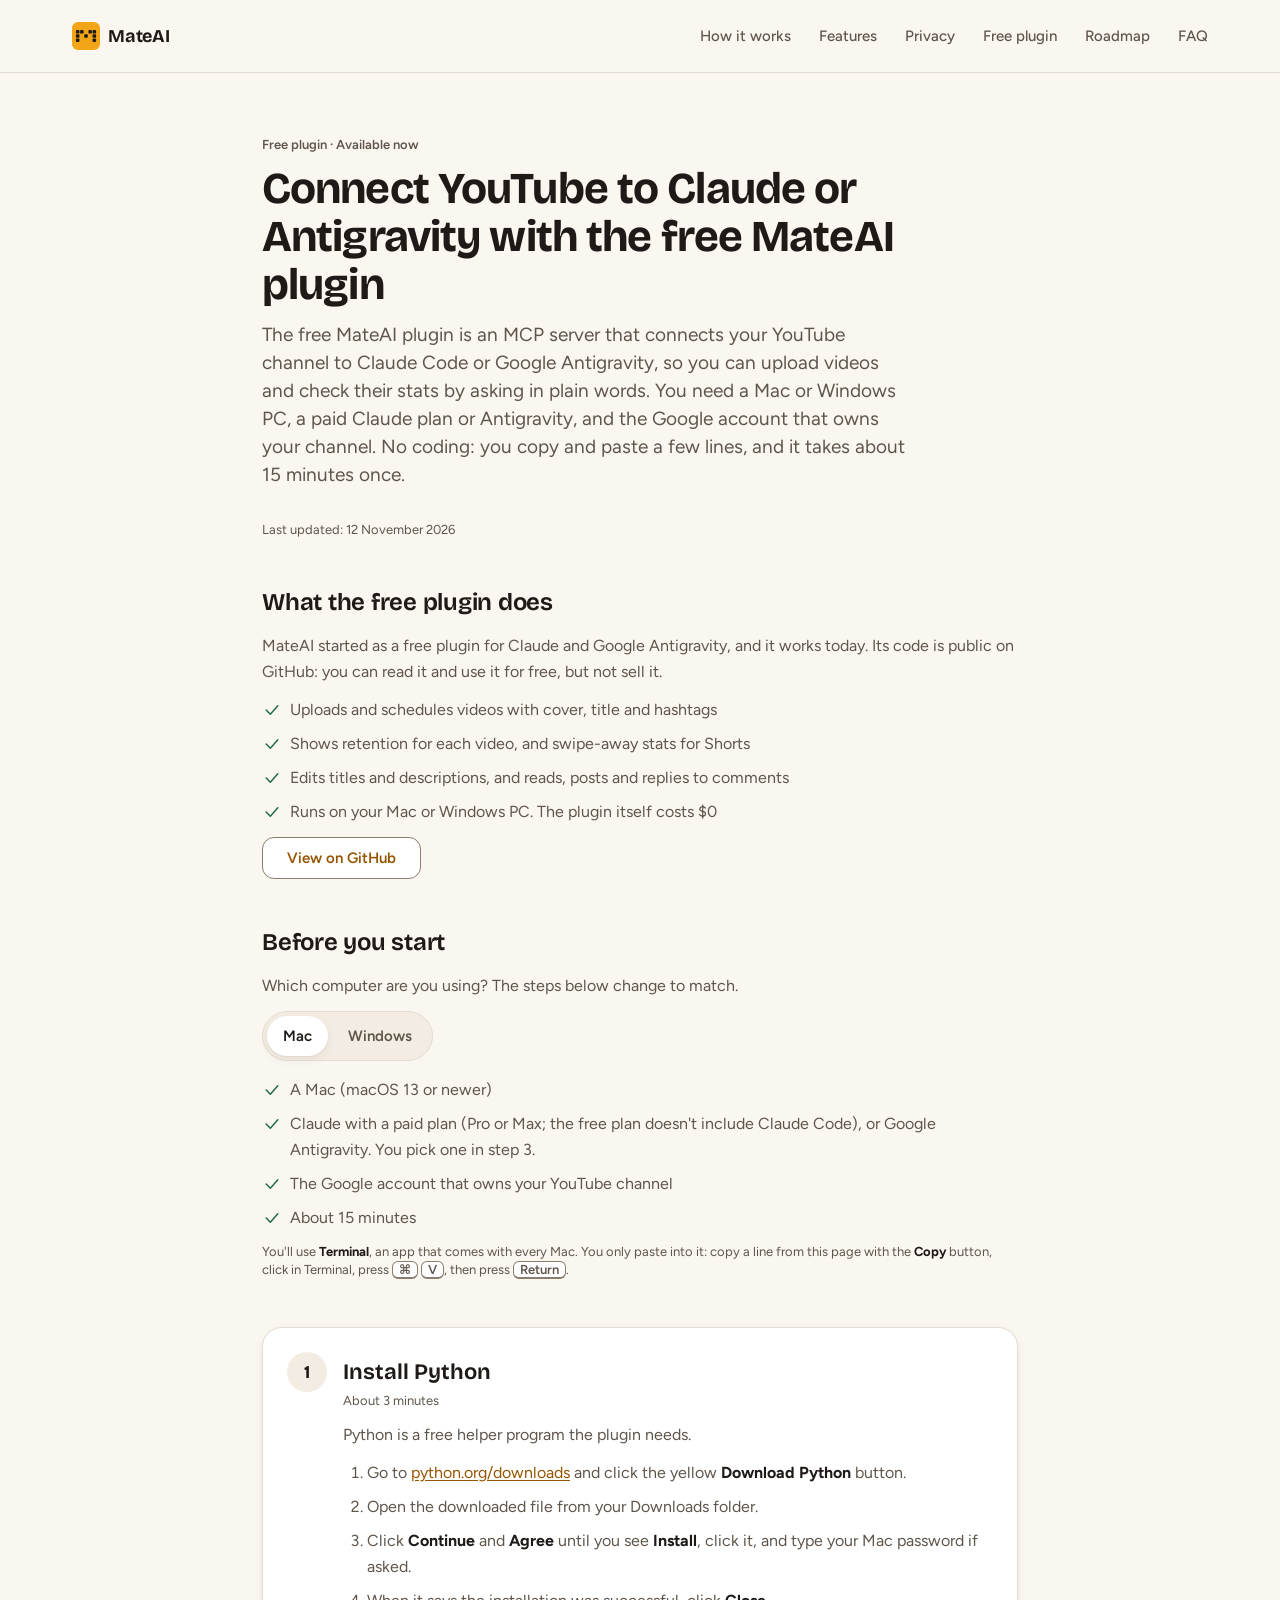
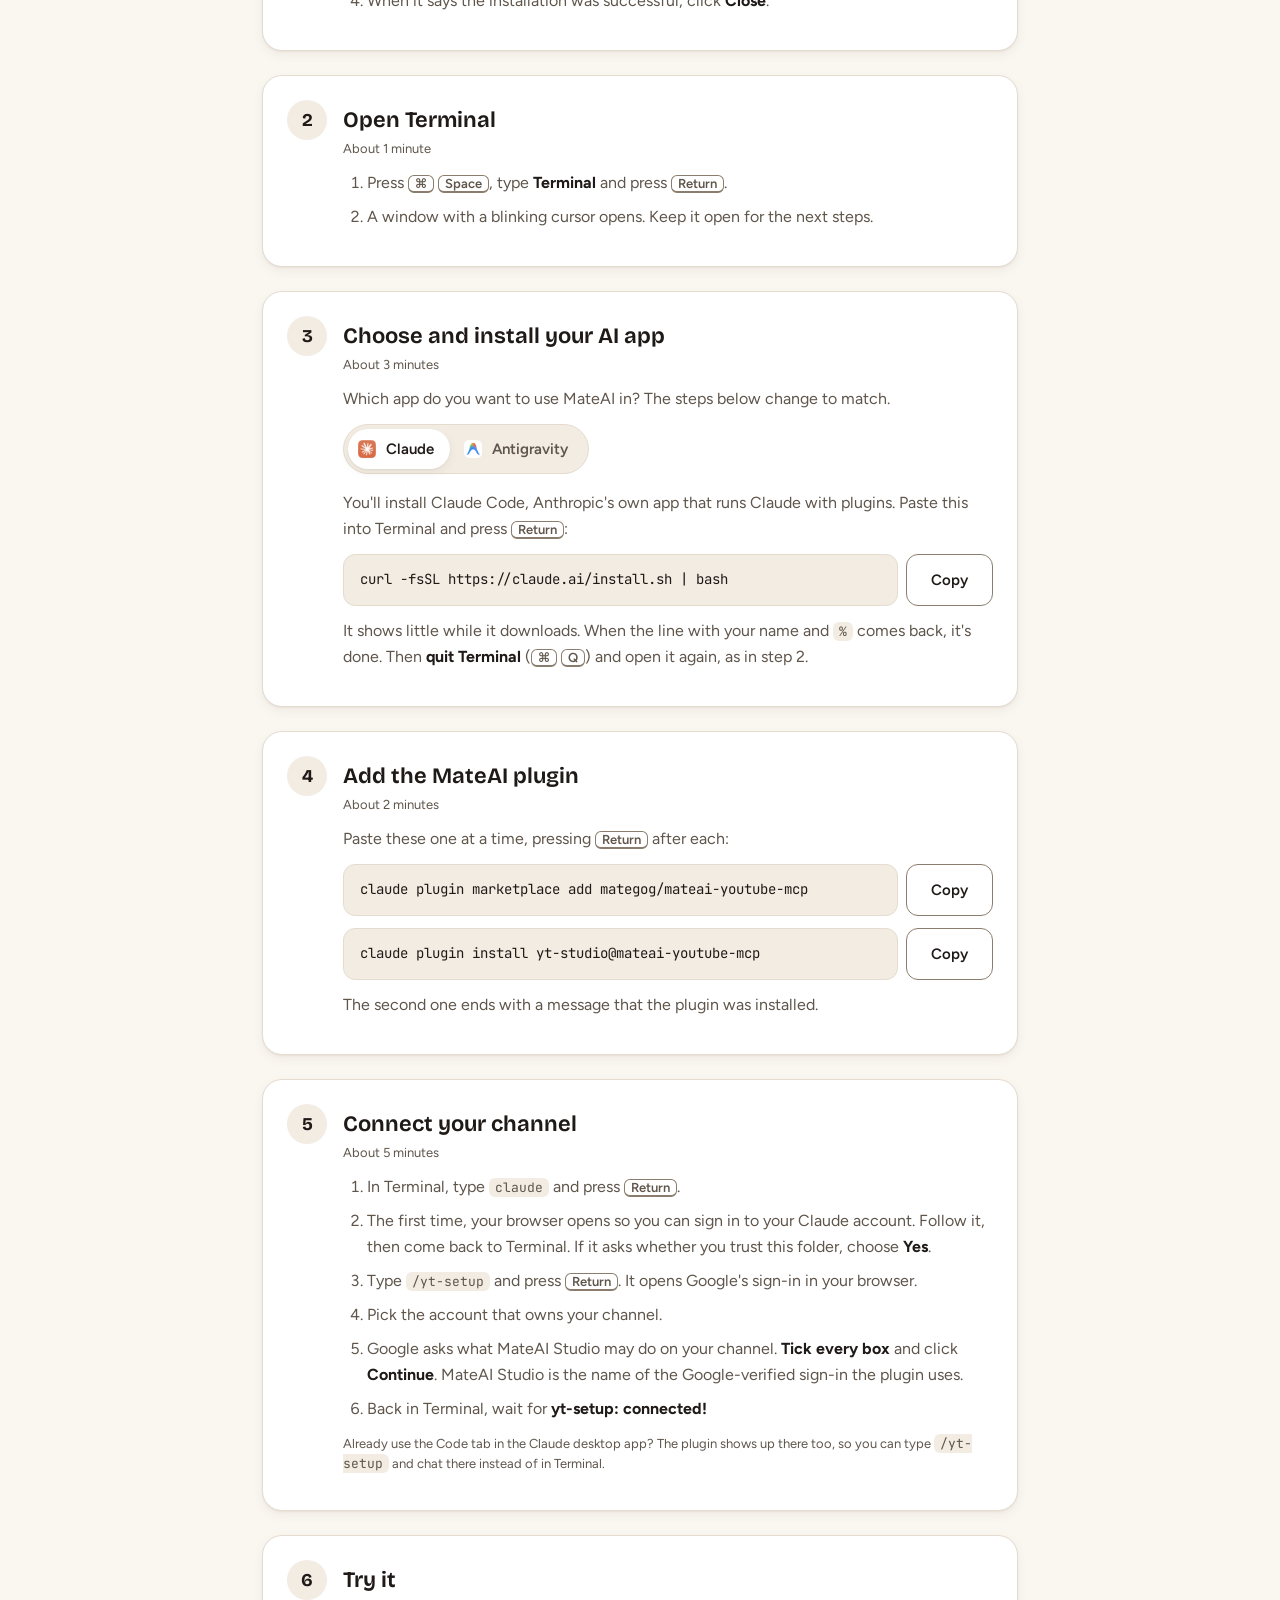
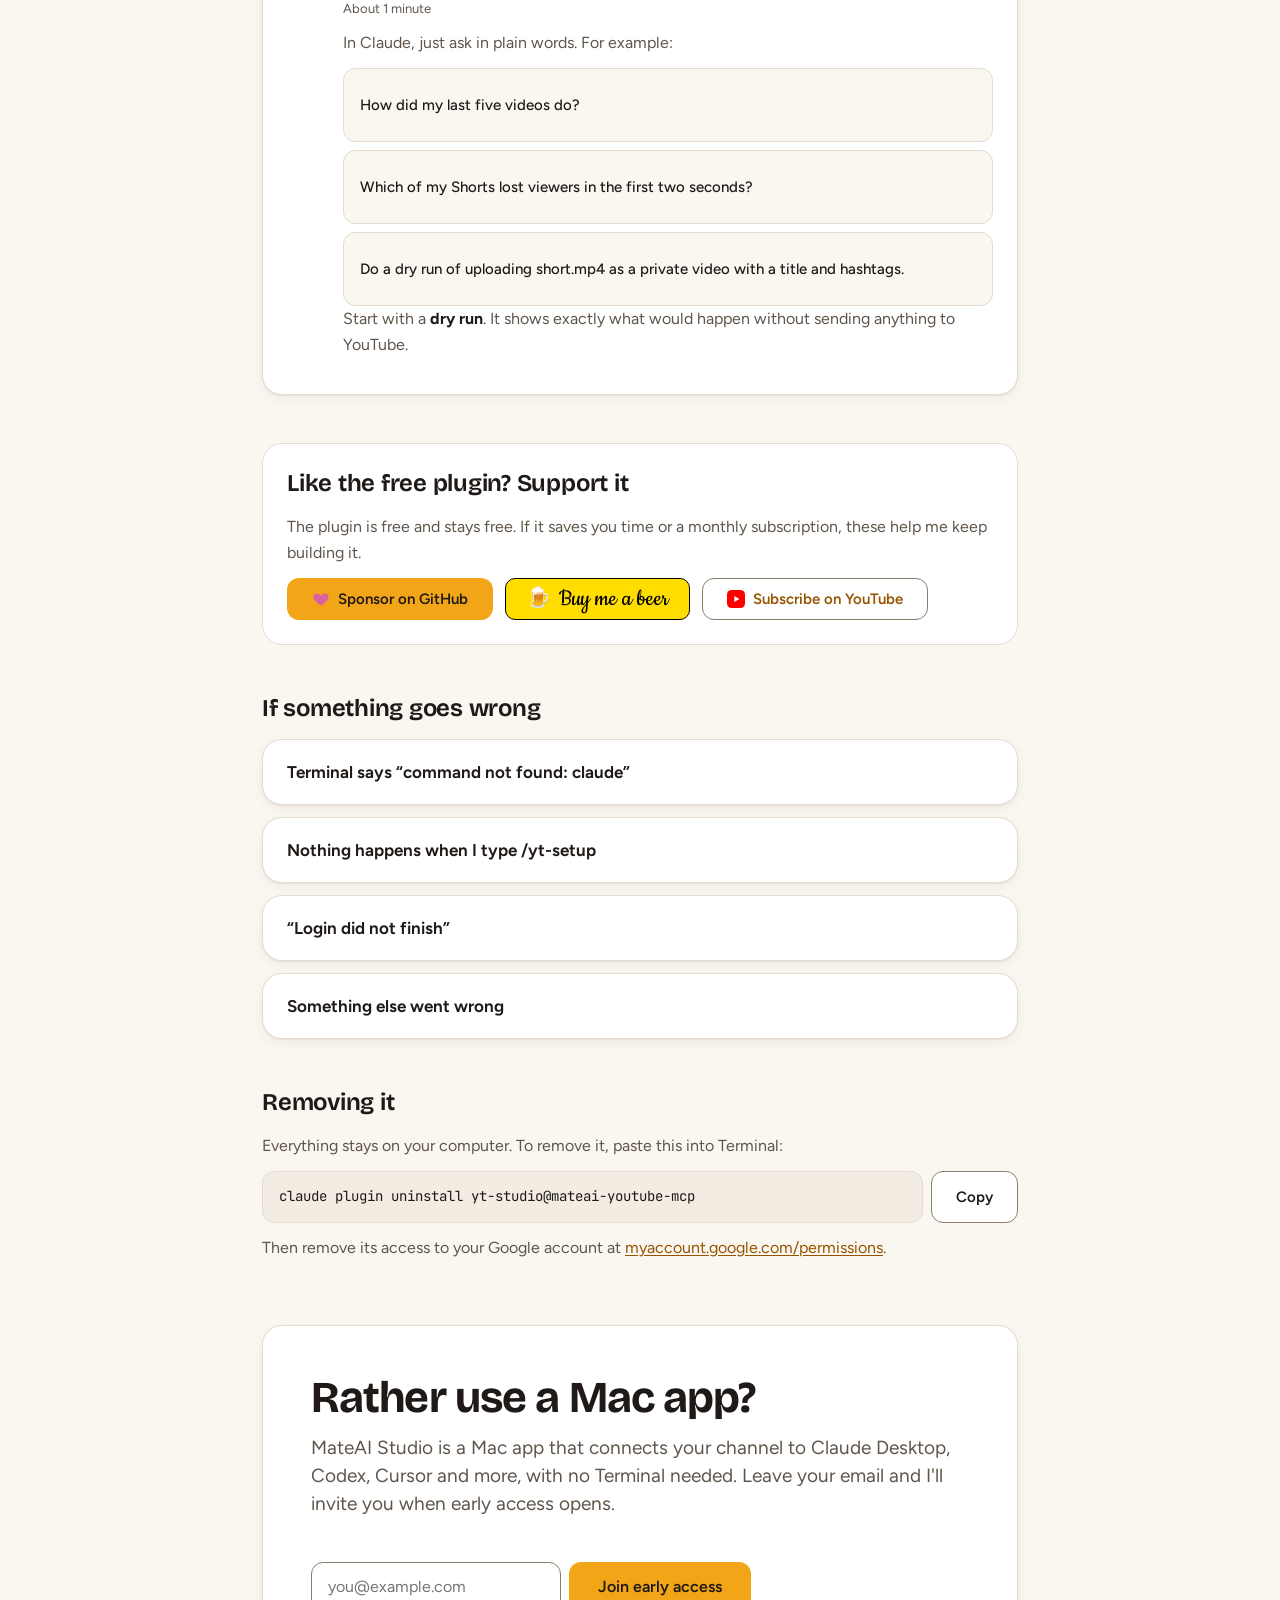
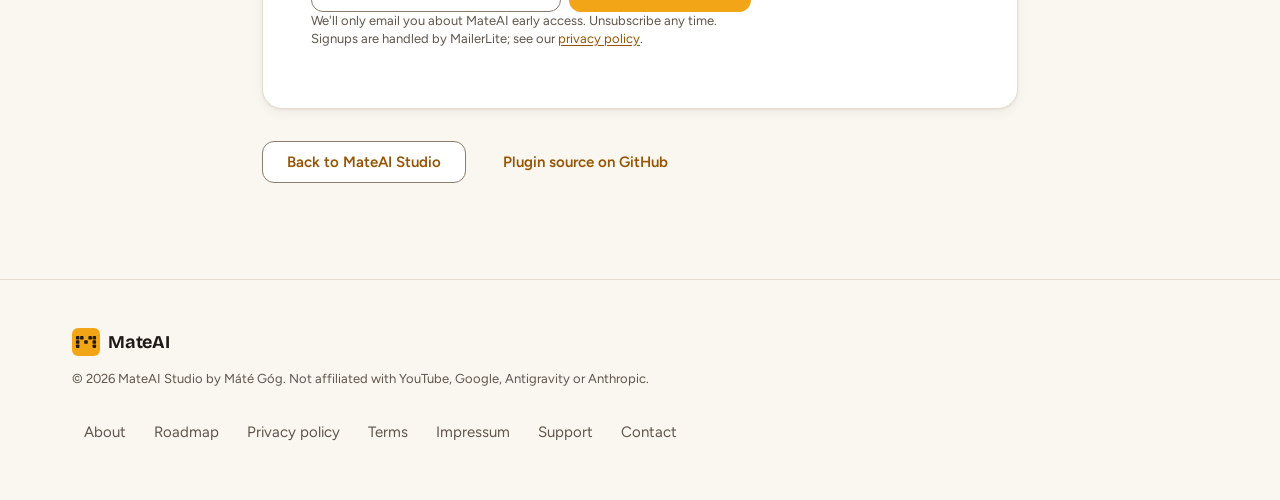
<file: free-plugin/index.html>
<!doctype html>
<html lang="en">
  <head>
    <meta charset="UTF-8" />
    <meta name="viewport" content="width=device-width, initial-scale=1.0" />
    <meta name="color-scheme" content="light dark" />
    <meta name="description" content="Step-by-step guide, no coding needed: install the free MateAI plugin and connect your YouTube channel to Claude or Google Antigravity, on a Mac or Windows PC." />
    <link rel="icon" href="/favicon.svg" type="image/svg+xml" />
    <title>Connect YouTube to Claude: free MCP plugin, step by step</title>
    <link rel="canonical" href="https://mateaistudio.com/free-plugin/" />
    <meta property="og:type" content="website" />
    <meta property="og:site_name" content="MateAI Studio" />
    <meta property="og:title" content="Connect YouTube to Claude: free MCP plugin, step by step" />
    <meta property="og:url" content="https://mateaistudio.com/free-plugin/" />
    <meta property="og:description" content="Step-by-step guide, no coding needed: install the free MateAI plugin and connect your YouTube channel to Claude or Google Antigravity, on a Mac or Windows PC." />
    <meta property="og:image" content="https://mateaistudio.com/og.png" />
    <script type="application/ld+json">{"@context": "https://schema.org", "@graph": [{"@type": "TechArticle", "headline": "Connect YouTube to Claude or Antigravity with the free MateAI plugin", "url": "https://mateaistudio.com/free-plugin/", "author": {"@type": "Person", "name": "Máté Góg", "url": "https://www.youtube.com/@mateai-c6m"}, "datePublished": "2026-11-07", "dateModified": "2026-11-12"}, {"@type": "HowTo", "name": "Connect YouTube to Claude or Antigravity with the free MateAI plugin", "url": "https://mateaistudio.com/free-plugin/", "totalTime": "PT15M", "step": [{"@type": "HowToStep", "position": 1, "name": "Install Python", "url": "https://mateaistudio.com/free-plugin/#step-1"}, {"@type": "HowToStep", "position": 2, "name": "Open Terminal or PowerShell", "url": "https://mateaistudio.com/free-plugin/#step-2"}, {"@type": "HowToStep", "position": 3, "name": "Choose and install your AI app", "url": "https://mateaistudio.com/free-plugin/#step-3"}, {"@type": "HowToStep", "position": 4, "name": "Add the MateAI plugin", "url": "https://mateaistudio.com/free-plugin/#step-4"}, {"@type": "HowToStep", "position": 5, "name": "Connect your channel", "url": "https://mateaistudio.com/free-plugin/#step-5"}, {"@type": "HowToStep", "position": 6, "name": "Try it", "url": "https://mateaistudio.com/free-plugin/#step-6"}]}]}</script>
    <script type="module" crossorigin src="/assets/guide-MMOTOTjT.js"></script>
    <link rel="modulepreload" crossorigin href="/assets/SiteHeader-B455sRiz.js">
    <link rel="modulepreload" crossorigin href="/assets/Button-CQl2dDDu.js">
    <link rel="stylesheet" crossorigin href="/assets/SiteHeader-CxGatjyQ.css">
    <link rel="stylesheet" crossorigin href="/assets/guide-B2UeqC8S.css">
  </head>
  <body>
    <div id="root"><div class="site"><a class="skip btn btn-secondary" href="#main">Skip to content</a><header class="site-header"><div class="wrap"><a class="logo" href="/" aria-label="MateAI home"><svg viewBox="0 0 512 512" aria-hidden="true" style="width:28px;height:28px"><rect width="512" height="512" rx="112" fill="#f2a516"></rect><g fill="#1f1a17"><rect x="72" y="148" width="64" height="64" rx="16"></rect><rect x="148" y="148" width="64" height="64" rx="16"></rect><rect x="300" y="148" width="64" height="64" rx="16"></rect><rect x="376" y="148" width="64" height="64" rx="16"></rect><rect x="72" y="224" width="64" height="64" rx="16"></rect><rect x="224" y="224" width="64" height="64" rx="16"></rect><rect x="376" y="224" width="64" height="64" rx="16"></rect><rect x="72" y="300" width="64" height="64" rx="16"></rect><rect x="376" y="300" width="64" height="64" rx="16"></rect></g></svg><span>MateAI</span></a><nav aria-label="Main" style="display:contents"><ul class="site-nav"><li><a href="/#how">How it works</a></li><li><a href="/#features">Features</a></li><li><a href="/#privacy">Privacy</a></li><li><a href="/free-plugin/">Free plugin</a></li><li><a href="/roadmap/">Roadmap</a></li><li><a href="/#faq">FAQ</a></li></ul></nav></div></header><main id="main" class="wrap guide"><p class="kicker">Free plugin · Available now</p><h1>Connect YouTube to Claude or Antigravity with the free MateAI plugin</h1><p class="lead">The free MateAI plugin is an MCP server that connects your YouTube channel to Claude Code or Google Antigravity, so you can upload videos and check their stats by asking in plain words. You need a Mac or Windows PC, a paid Claude plan or Antigravity, and the Google account that owns your channel. No coding: you copy and paste a few lines, and it takes about 15 minutes once.</p><p class="fine">Last updated: <time dateTime="2026-11-12">12 November 2026</time></p><section aria-labelledby="h-does" class="guide-does"><h2 id="h-does" class="guide-h2">What the free plugin does</h2><p>MateAI started as a free plugin for Claude and Google Antigravity, and it works today. Its code is public on GitHub: you can read it and use it for free, but not sell it.</p><ul class="check-list"><li><svg class="i" viewBox="0 0 24 24" aria-hidden="true"><path d="m5 12 5 5 9-10"></path></svg>Uploads and schedules videos with cover, title and hashtags</li><li><svg class="i" viewBox="0 0 24 24" aria-hidden="true"><path d="m5 12 5 5 9-10"></path></svg>Shows retention for each video, and swipe-away stats for Shorts</li><li><svg class="i" viewBox="0 0 24 24" aria-hidden="true"><path d="m5 12 5 5 9-10"></path></svg>Edits titles and descriptions, and reads, posts and replies to comments</li><li><svg class="i" viewBox="0 0 24 24" aria-hidden="true"><path d="m5 12 5 5 9-10"></path></svg>Runs on your Mac or Windows PC. The plugin itself costs $0</li></ul><a class="btn btn-secondary" href="https://github.com/mategog/mateai-youtube-mcp">View on GitHub</a></section><section aria-labelledby="h-need"><h2 id="h-need" class="guide-h2">Before you start</h2><p>Which computer are you using? The steps below change to match.</p><div class="app-switch" role="group" aria-label="Which computer do you use?"><button type="button" aria-pressed="true">Mac</button><button type="button" aria-pressed="false">Windows</button></div><ul class="check-list"><li><svg class="i" viewBox="0 0 24 24" aria-hidden="true"><path d="m5 12 5 5 9-10"></path></svg>A Mac (macOS 13 or newer)</li><li><svg class="i" viewBox="0 0 24 24" aria-hidden="true"><path d="m5 12 5 5 9-10"></path></svg>Claude with a paid plan (Pro or Max; the free plan doesn&#x27;t include Claude Code), or Google Antigravity. You pick one in step 3.</li><li><svg class="i" viewBox="0 0 24 24" aria-hidden="true"><path d="m5 12 5 5 9-10"></path></svg>The Google account that owns your YouTube channel</li><li><svg class="i" viewBox="0 0 24 24" aria-hidden="true"><path d="m5 12 5 5 9-10"></path></svg>About 15 minutes</li></ul><p class="fine">You&#x27;ll use <strong>Terminal</strong>, an app that comes with every Mac. You only paste into it: copy a line from this page with the <strong>Copy</strong> button, click in Terminal, press <kbd>⌘</kbd> <kbd>V</kbd>, then press <kbd>Return</kbd>.</p></section><ol class="guide-steps"><li class="card guide-step" id="step-1"><span class="step-num" aria-hidden="true">1</span><div><h2><span class="sr-only">Step <!-- -->1<!-- -->: </span>Install Python</h2><p class="fine guide-time">About <!-- -->3 minutes</p><p>Python is a free helper program the plugin needs.</p><ol><li>Go to <a href="https://www.python.org/downloads/" target="_blank" rel="noopener">python.org/downloads</a> and click the yellow <strong>Download Python</strong> button.</li><li>Open the downloaded file from your Downloads folder.</li><li>Click <strong>Continue</strong> and <strong>Agree</strong> until you see <strong>Install</strong>, click it, and type your Mac password if asked.</li><li>When it says the installation was successful, click <strong>Close</strong>.</li></ol></div></li><li class="card guide-step" id="step-2"><span class="step-num" aria-hidden="true">2</span><div><h2><span class="sr-only">Step <!-- -->2<!-- -->: </span>Open Terminal</h2><p class="fine guide-time">About <!-- -->1 minute</p><ol><li>Press <kbd>⌘</kbd> <kbd>Space</kbd>, type <strong>Terminal</strong> and press <kbd>Return</kbd>.</li><li>A window with a blinking cursor opens. Keep it open for the next steps.</li></ol></div></li><li class="card guide-step" id="step-3"><span class="step-num" aria-hidden="true">3</span><div><h2><span class="sr-only">Step <!-- -->3<!-- -->: </span>Choose and install your AI app</h2><p class="fine guide-time">About <!-- -->3 minutes</p><p>Which app do you want to use MateAI in? The steps below change to match.</p><div class="app-switch" role="group" aria-label="Which AI app do you use?"><button type="button" aria-pressed="true"><img src="/apps/claude.png" alt="" width="22" height="22"/>Claude</button><button type="button" aria-pressed="false"><img src="/apps/antigravity.png" alt="" width="22" height="22"/>Antigravity</button></div><p>You&#x27;ll install Claude Code, Anthropic&#x27;s own app that runs Claude with plugins. Paste this into <!-- -->Terminal<!-- --> and press <kbd>Return</kbd>:</p><div class="cmd"><pre><code>curl -fsSL https://claude.ai/install.sh | bash</code></pre><button class="btn btn-secondary" type="button" aria-label="Copy command">Copy</button></div><p>It shows little while it downloads. When the line with your name and <code>%</code> comes back, it&#x27;s done. Then <strong>quit Terminal</strong> (<kbd>⌘</kbd> <kbd>Q</kbd>) and open it again, as in step 2.</p></div></li><li class="card guide-step" id="step-4"><span class="step-num" aria-hidden="true">4</span><div><h2><span class="sr-only">Step <!-- -->4<!-- -->: </span>Add the MateAI plugin</h2><p class="fine guide-time">About <!-- -->2 minutes</p><p>Paste these one at a time, pressing <kbd>Return</kbd> after each:</p><div class="cmd"><pre><code>claude plugin marketplace add mategog/mateai-youtube-mcp</code></pre><button class="btn btn-secondary" type="button" aria-label="Copy command">Copy</button></div><div class="cmd"><pre><code>claude plugin install yt-studio@mateai-youtube-mcp</code></pre><button class="btn btn-secondary" type="button" aria-label="Copy command">Copy</button></div><p>The second one ends with a message that the plugin was installed.</p></div></li><li class="card guide-step" id="step-5"><span class="step-num" aria-hidden="true">5</span><div><h2><span class="sr-only">Step <!-- -->5<!-- -->: </span>Connect your channel</h2><p class="fine guide-time">About <!-- -->5 minutes</p><ol><li>In <!-- -->Terminal<!-- -->, type <code>claude</code> and press <kbd>Return</kbd>.</li><li>The first time, your browser opens so you can sign in to your Claude account. Follow it, then come back to <!-- -->Terminal<!-- -->. If it asks whether you trust this folder, choose <strong>Yes</strong>.</li><li>Type <code>/yt-setup</code> and press <kbd>Return</kbd>. It opens Google&#x27;s sign-in in your browser.</li><li>Pick the account that owns your channel.</li><li>Google asks what MateAI Studio may do on your channel. <strong>Tick every box</strong> and click <strong>Continue</strong>. MateAI Studio is the name of the Google-verified sign-in the plugin uses.</li><li>Back in <!-- -->Terminal<!-- -->, wait for <strong>yt-setup: connected!</strong></li></ol><p class="fine">Already use the Code tab in the Claude desktop app? The plugin shows up there too, so you can type <code>/yt-setup</code> and chat there instead of in <!-- -->Terminal<!-- -->.</p></div></li><li class="card guide-step" id="step-6"><span class="step-num" aria-hidden="true">6</span><div><h2><span class="sr-only">Step <!-- -->6<!-- -->: </span>Try it</h2><p class="fine guide-time">About <!-- -->1 minute</p><p>In Claude<!-- -->, just ask in plain words. For example:</p><ul class="prompt-list"><li class="prompt-row">How did my last five videos do?</li><li class="prompt-row">Which of my Shorts lost viewers in the first two seconds?</li><li class="prompt-row">Do a dry run of uploading short.mp4 as a private video with a title and hashtags.</li></ul><p>Start with a <strong>dry run</strong>. It shows exactly what would happen without sending anything to YouTube.</p></div></li></ol><section class="guide-support" id="support" aria-labelledby="h-support"><h2 id="h-support" class="guide-h2">Like the free plugin? Support it</h2><p>The plugin is free and stays free. If it saves you time or a monthly subscription, these help me keep building it.</p><div class="actions-row"><a class="btn btn-primary" href="https://github.com/sponsors/mategog"><svg class="btn-mark" viewBox="0 0 24 24" aria-hidden="true"><path fill="#db61a2" d="M12 21s-7.5-4.6-9.6-9.2C.9 8.4 3 4.5 6.7 4.5c2.1 0 3.6 1.2 4.3 2.4h2c.7-1.2 2.2-2.4 4.3-2.4 3.7 0 5.8 3.9 4.3 7.3C19.5 16.4 12 21 12 21z"></path></svg>Sponsor on GitHub</a><a class="bmc-btn" href="https://buymeacoffee.com/mateai"><span aria-hidden="true">🍺</span>Buy me a beer</a><a class="btn btn-secondary" href="https://www.youtube.com/@mateai-c6m"><svg class="btn-mark" viewBox="0 0 32 32" aria-hidden="true"><rect width="32" height="32" rx="8" fill="#ff0000"></rect><path d="M13 10.5v11l9-5.5z" fill="#fff"></path></svg>Subscribe on YouTube</a></div></section><section aria-labelledby="h-trouble"><h2 id="h-trouble" class="guide-h2">If something goes wrong</h2><div class="faq"><details class="faq-item"><summary>Terminal says “command not found: claude”</summary><div class="faq-body">Paste this, press Return, then quit Terminal and open it again:<div class="cmd"><pre><code>echo &#x27;export PATH=&quot;$HOME/.local/bin:$PATH&quot;&#x27; &gt;&gt; ~/.zshrc</code></pre><button class="btn btn-secondary" type="button" aria-label="Copy command">Copy</button></div></div></details><details class="faq-item"><summary>Nothing happens when I type /yt-setup</summary><div class="faq-body">Your Claude Code is too old. Type <code>/exit</code>, then paste <code>claude update</code>, press <!-- -->Return<!-- --> and start <code>claude</code> again.</div></details><details class="faq-item"><summary>“Login did not finish”</summary><div class="faq-body">The browser tab was closed too early, or a box wasn&#x27;t ticked. Then <!-- -->type <code>/yt-setup</code> again<!-- --> and tick every box.</div></details><details class="faq-item"><summary>Something else went wrong</summary><div class="faq-body">Open an issue on <a href="https://github.com/mategog/mateai-youtube-mcp/issues" target="_blank" rel="noopener">GitHub</a> or email <a href="mailto:gog.mate@gmail.com">gog.mate@gmail.com</a> with what you see on screen.</div></details></div></section><section aria-labelledby="h-remove"><h2 id="h-remove" class="guide-h2">Removing it</h2><p>Everything stays on your computer. To remove it, paste this into <!-- -->Terminal<!-- -->:</p><div class="cmd"><pre><code>claude plugin uninstall yt-studio@mateai-youtube-mcp</code></pre><button class="btn btn-secondary" type="button" aria-label="Copy command">Copy</button></div><p>Then remove its access to your Google account at <a href="https://myaccount.google.com/permissions" target="_blank" rel="noopener">myaccount.google.com/permissions</a>.</p></section><section class="card cta-band guide-cta" id="skip-it" aria-labelledby="h-skip"><div><h2 id="h-skip">Rather use a Mac app?</h2><p class="lead">MateAI Studio is a Mac app that connects your channel to Claude Desktop, Codex, Cursor and more, with no Terminal needed. Leave your email and I&#x27;ll invite you when early access opens.</p></div><form class="signup"><div class="signup-row"><label class="sr-only" for="signup-email">Email address</label><input id="signup-email" class="signup-input" name="email" type="email" required="" autoComplete="email" placeholder="you@example.com"/><button class="btn btn-primary btn-lg" type="submit">Join early access</button></div><p class="fine">We&#x27;ll only email you about MateAI early access. Unsubscribe any time. Signups are handled by MailerLite; see our <a href="/privacy">privacy policy</a>.</p></form></section><div class="actions-row"><a class="btn btn-secondary" href="/">Back to MateAI Studio</a><a class="btn btn-ghost" href="https://github.com/mategog/mateai-youtube-mcp">Plugin source on GitHub</a></div></main><footer class="site-footer"><div class="wrap"><div><a class="logo" href="/" aria-label="MateAI home"><svg viewBox="0 0 512 512" aria-hidden="true" style="width:28px;height:28px"><rect width="512" height="512" rx="112" fill="#f2a516"></rect><g fill="#1f1a17"><rect x="72" y="148" width="64" height="64" rx="16"></rect><rect x="148" y="148" width="64" height="64" rx="16"></rect><rect x="300" y="148" width="64" height="64" rx="16"></rect><rect x="376" y="148" width="64" height="64" rx="16"></rect><rect x="72" y="224" width="64" height="64" rx="16"></rect><rect x="224" y="224" width="64" height="64" rx="16"></rect><rect x="376" y="224" width="64" height="64" rx="16"></rect><rect x="72" y="300" width="64" height="64" rx="16"></rect><rect x="376" y="300" width="64" height="64" rx="16"></rect></g></svg><span>MateAI</span></a><p class="fine">© 2026 MateAI Studio by Máté Góg. Not affiliated with YouTube, Google, Antigravity or Anthropic.</p></div><nav aria-label="Footer"><ul class="footer-links"><li><a href="/about/">About</a></li><li><a href="/roadmap/">Roadmap</a></li><li><a href="/privacy">Privacy policy</a></li><li><a href="/terms/">Terms</a></li><li><a href="/impressum/">Impressum</a></li><li><a href="/free-plugin/#support">Support</a></li><li><a href="mailto:gog.mate@gmail.com">Contact</a></li></ul></nav></div></footer></div></div>
  </body>
</html>
</file>
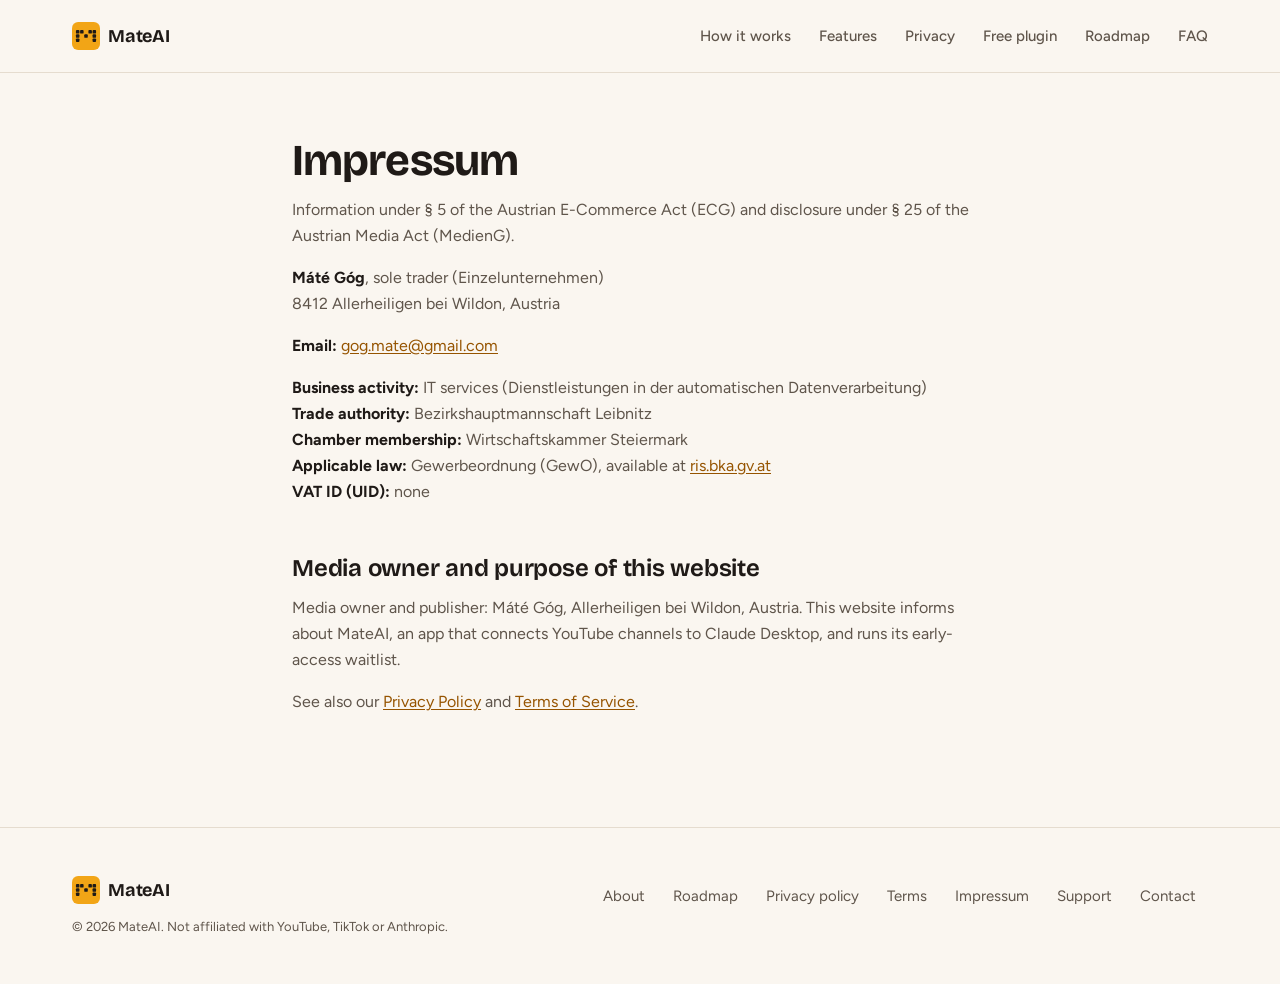
<file: impressum/index.html>
<!doctype html>
<html lang="en">
  <head>
    <meta charset="UTF-8" />
    <meta name="viewport" content="width=device-width, initial-scale=1.0" />
    <meta name="color-scheme" content="light dark" />
    <meta name="description" content="Legal notice (Impressum) for MateAI Studio under Austrian law (ECG, MedienG): Máté Góg, sole trader in Styria, with contact and trade authority details." />
    <link rel="icon" href="/favicon.svg" type="image/svg+xml" />
    <title>Impressum · MateAI</title>
    <link rel="canonical" href="https://mateaistudio.com/impressum/" />
    <meta property="og:type" content="website" />
    <meta property="og:site_name" content="MateAI Studio" />
    <meta property="og:title" content="Impressum · MateAI" />
    <meta property="og:url" content="https://mateaistudio.com/impressum/" />
    <meta property="og:description" content="Legal notice (Impressum) for MateAI Studio under Austrian law (ECG, MedienG): Máté Góg, sole trader in Styria, with contact and trade authority details." />
    <meta property="og:image" content="https://mateaistudio.com/og.png" />
    <script type="module" crossorigin src="/assets/impressum-xbY9uT4O.js"></script>
    <link rel="modulepreload" crossorigin href="/assets/SiteHeader-B455sRiz.js">
    <link rel="modulepreload" crossorigin href="/assets/LegalPage-BuhxTNK2.js">
    <link rel="stylesheet" crossorigin href="/assets/SiteHeader-CxGatjyQ.css">
    <link rel="stylesheet" crossorigin href="/assets/LegalPage-Cgfm6Iel.css">
  </head>
  <body>
    <div id="root"><div class="site"><a class="skip btn btn-secondary" href="#main">Skip to content</a><header class="site-header"><div class="wrap"><a class="logo" href="/" aria-label="MateAI home"><svg viewBox="0 0 512 512" aria-hidden="true" style="width:28px;height:28px"><rect width="512" height="512" rx="112" fill="#f2a516"></rect><g fill="#1f1a17"><rect x="72" y="148" width="64" height="64" rx="16"></rect><rect x="148" y="148" width="64" height="64" rx="16"></rect><rect x="300" y="148" width="64" height="64" rx="16"></rect><rect x="376" y="148" width="64" height="64" rx="16"></rect><rect x="72" y="224" width="64" height="64" rx="16"></rect><rect x="224" y="224" width="64" height="64" rx="16"></rect><rect x="376" y="224" width="64" height="64" rx="16"></rect><rect x="72" y="300" width="64" height="64" rx="16"></rect><rect x="376" y="300" width="64" height="64" rx="16"></rect></g></svg><span>MateAI</span></a><nav aria-label="Main" style="display:contents"><ul class="site-nav"><li><a href="/#how">How it works</a></li><li><a href="/#features">Features</a></li><li><a href="/#privacy">Privacy</a></li><li><a href="/free-plugin/">Free plugin</a></li><li><a href="/roadmap/">Roadmap</a></li><li><a href="/#faq">FAQ</a></li></ul></nav></div></header><main id="main" class="wrap legal"><h1 id="impressum">Impressum</h1>
<p>Information under § 5 of the Austrian E-Commerce Act (ECG) and disclosure under § 25 of the Austrian Media Act (MedienG).</p>
<p><strong>Máté Góg</strong>, sole trader (Einzelunternehmen)<br>8412 Allerheiligen bei Wildon, Austria</p>
<p><strong>Email:</strong> <a href="mailto:gog.mate@gmail.com">gog.mate@gmail.com</a></p>
<p><strong>Business activity:</strong> IT services (Dienstleistungen in der automatischen Datenverarbeitung)<br><strong>Trade authority:</strong> Bezirkshauptmannschaft Leibnitz<br><strong>Chamber membership:</strong> Wirtschaftskammer Steiermark<br><strong>Applicable law:</strong> Gewerbeordnung (GewO), available at <a href="https://www.ris.bka.gv.at">ris.bka.gv.at</a><br><strong>VAT ID (UID):</strong> none</p>
<h2 id="media-owner-and-purpose-of-this-website">Media owner and purpose of this website</h2>
<p>Media owner and publisher: Máté Góg, Allerheiligen bei Wildon, Austria.
This website informs about MateAI, an app that connects YouTube channels to Claude Desktop, and runs its early-access waitlist.</p>
<p>See also our <a href="/privacy">Privacy Policy</a> and <a href="/terms/">Terms of Service</a>.</p>
</main><footer class="site-footer"><div class="wrap"><div><a class="logo" href="/" aria-label="MateAI home"><svg viewBox="0 0 512 512" aria-hidden="true" style="width:28px;height:28px"><rect width="512" height="512" rx="112" fill="#f2a516"></rect><g fill="#1f1a17"><rect x="72" y="148" width="64" height="64" rx="16"></rect><rect x="148" y="148" width="64" height="64" rx="16"></rect><rect x="300" y="148" width="64" height="64" rx="16"></rect><rect x="376" y="148" width="64" height="64" rx="16"></rect><rect x="72" y="224" width="64" height="64" rx="16"></rect><rect x="224" y="224" width="64" height="64" rx="16"></rect><rect x="376" y="224" width="64" height="64" rx="16"></rect><rect x="72" y="300" width="64" height="64" rx="16"></rect><rect x="376" y="300" width="64" height="64" rx="16"></rect></g></svg><span>MateAI</span></a><p class="fine">© 2026 MateAI. Not affiliated with YouTube, TikTok or Anthropic.</p></div><nav aria-label="Footer"><ul class="footer-links"><li><a href="/about/">About</a></li><li><a href="/roadmap/">Roadmap</a></li><li><a href="/privacy">Privacy policy</a></li><li><a href="/terms/">Terms</a></li><li><a href="/impressum/">Impressum</a></li><li><a href="/free-plugin/#support">Support</a></li><li><a href="mailto:gog.mate@gmail.com">Contact</a></li></ul></nav></div></footer></div></div>
  </body>
</html>
</file>
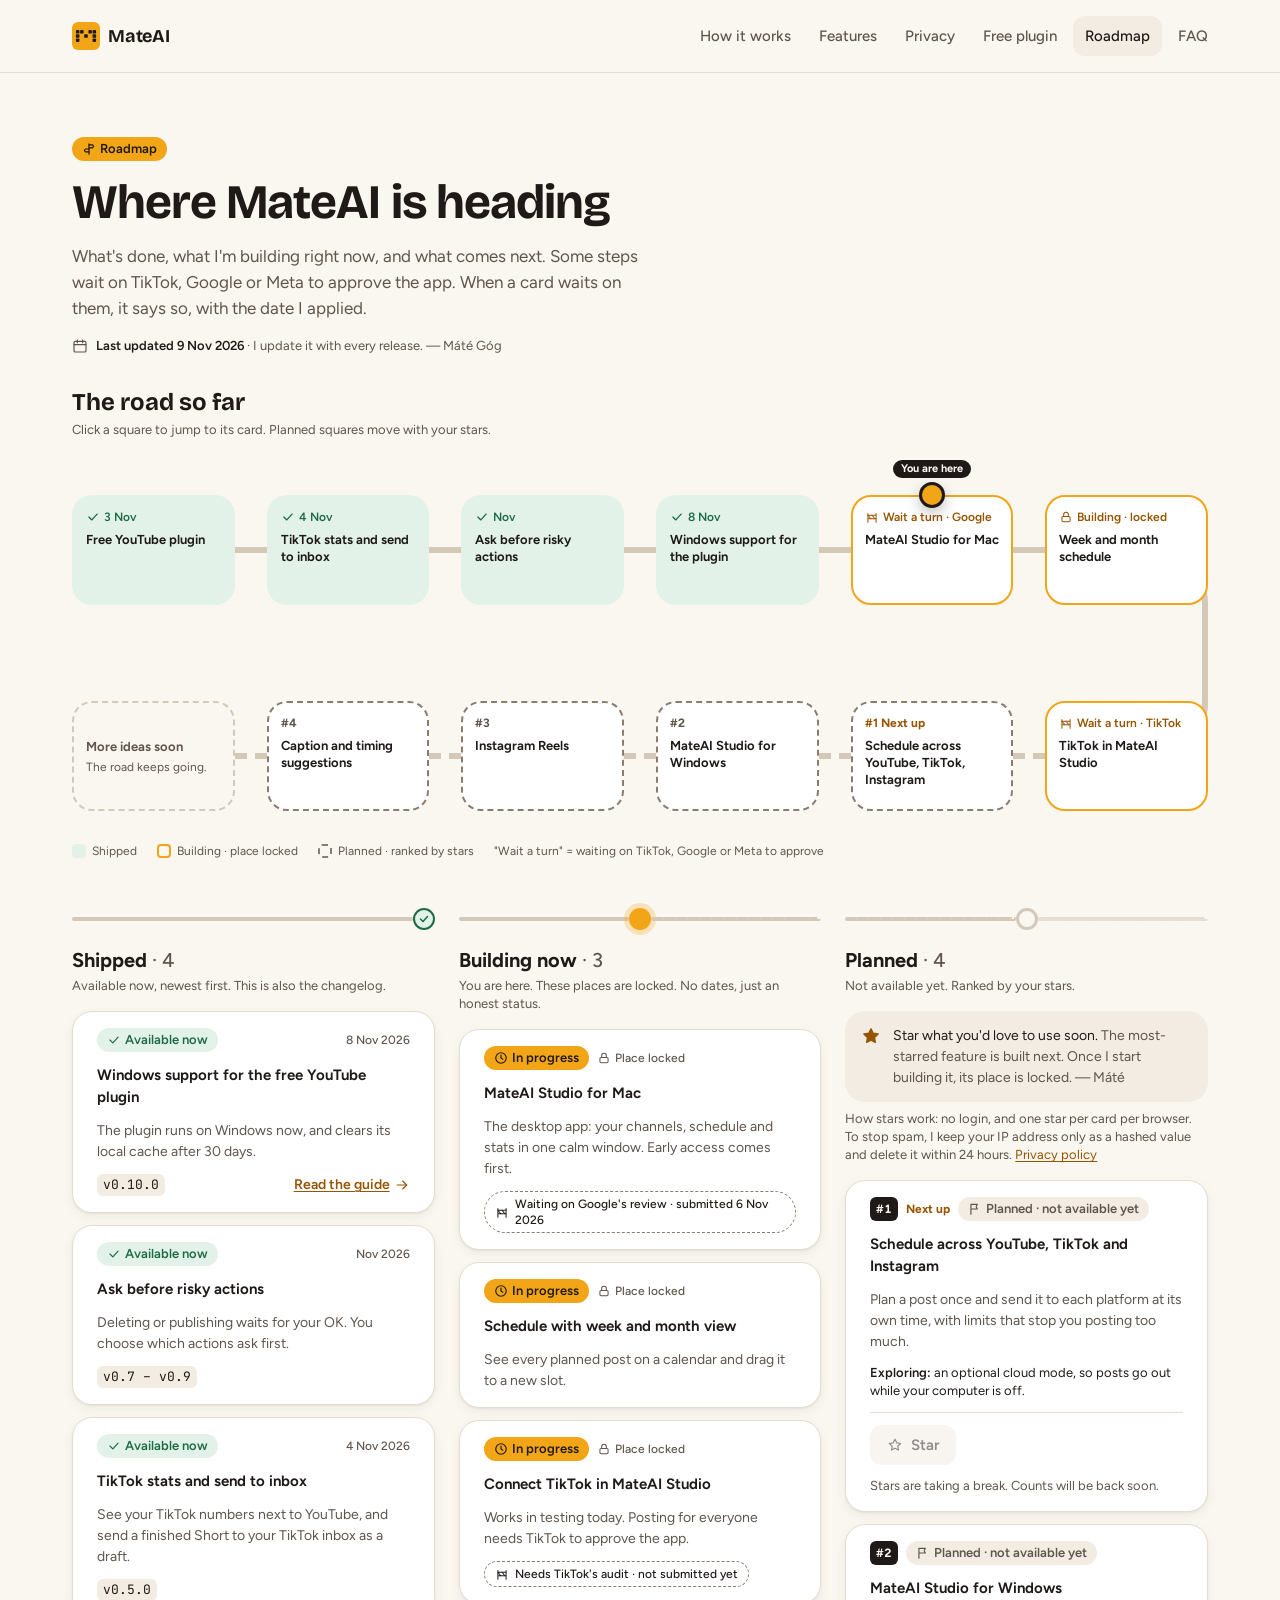
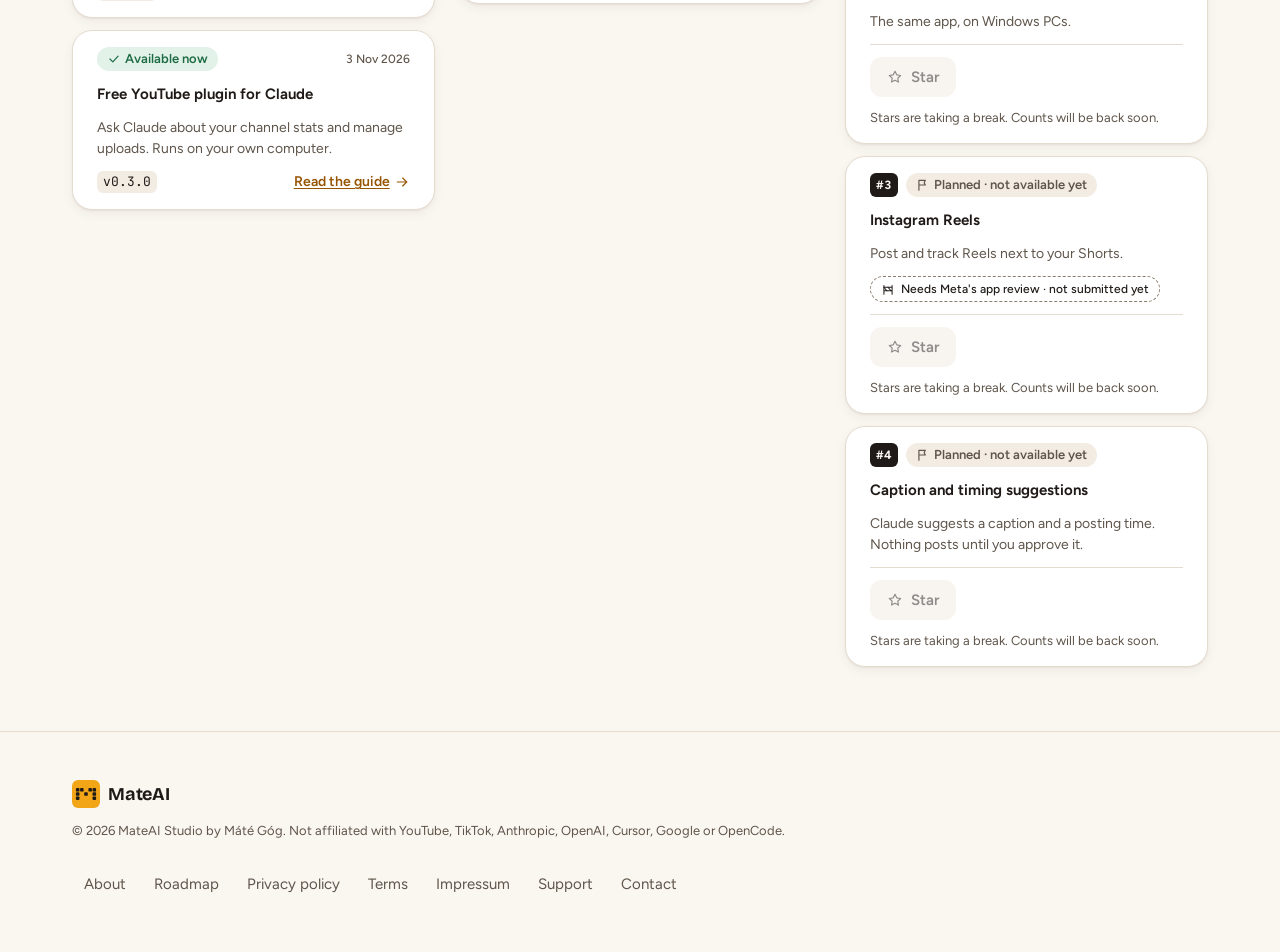
<file: roadmap/index.html>
<!doctype html>
<html lang="en">
  <head>
    <meta charset="UTF-8" />
    <meta name="viewport" content="width=device-width, initial-scale=1.0" />
    <meta name="color-scheme" content="light dark" />
    <meta name="description" content="What's shipped, what's being built now and what's planned for MateAI Studio and the free MateAI plugin. Planned items are not available yet. Star the ones you want next." />
    <link rel="icon" href="/favicon.svg" type="image/svg+xml" />
    <title>Roadmap · MateAI Studio by Máté Góg</title>
    <link rel="canonical" href="https://mateaistudio.com/roadmap/" />
    <meta property="og:type" content="website" />
    <meta property="og:site_name" content="MateAI Studio" />
    <meta property="og:title" content="Roadmap · MateAI Studio by Máté Góg" />
    <meta property="og:url" content="https://mateaistudio.com/roadmap/" />
    <meta property="og:description" content="What's shipped, what's being built now and what's planned for MateAI Studio and the free MateAI plugin. Planned items are not available yet. Star the ones you want next." />
    <meta property="og:image" content="https://mateaistudio.com/og.png" />
    <script type="module" crossorigin src="/assets/roadmap-BbfwlK6k.js"></script>
    <link rel="modulepreload" crossorigin href="/assets/SiteHeader-B455sRiz.js">
    <link rel="stylesheet" crossorigin href="/assets/SiteHeader-CxGatjyQ.css">
    <link rel="stylesheet" crossorigin href="/assets/roadmap-CDbv-eGO.css">
    <script id="roadmap-order" type="application/json">["cross-platform-scheduler","studio-windows","instagram-reels","caption-timing-suggestions"]</script>
  </head>
  <body>
    <div id="root"><div class="site"><a class="skip btn btn-secondary" href="#main">Skip to content</a><header class="site-header"><div class="wrap"><a class="logo" href="/" aria-label="MateAI home"><svg viewBox="0 0 512 512" aria-hidden="true" style="width:28px;height:28px"><rect width="512" height="512" rx="112" fill="#f2a516"></rect><g fill="#1f1a17"><rect x="72" y="148" width="64" height="64" rx="16"></rect><rect x="148" y="148" width="64" height="64" rx="16"></rect><rect x="300" y="148" width="64" height="64" rx="16"></rect><rect x="376" y="148" width="64" height="64" rx="16"></rect><rect x="72" y="224" width="64" height="64" rx="16"></rect><rect x="224" y="224" width="64" height="64" rx="16"></rect><rect x="376" y="224" width="64" height="64" rx="16"></rect><rect x="72" y="300" width="64" height="64" rx="16"></rect><rect x="376" y="300" width="64" height="64" rx="16"></rect></g></svg><span>MateAI</span></a><nav aria-label="Main" style="display:contents"><ul class="site-nav"><li><a href="/#how">How it works</a></li><li><a href="/#features">Features</a></li><li><a href="/#privacy">Privacy</a></li><li><a href="/free-plugin/">Free plugin</a></li><li><a href="/roadmap/" aria-current="page">Roadmap</a></li><li><a href="/#faq">FAQ</a></li></ul></nav></div></header><main id="main" class="roadmap"><div class="wrap"><div class="rm-hero"><span class="pill pill-scheduled"><svg viewBox="0 0 24 24" aria-hidden="true"><path d="M12 3v18"></path><path d="M12 5h6l2 2.5-2 2.5h-6"></path><path d="M12 12H6l-2 2.5L6 17h6"></path></svg>Roadmap</span><h1>Where MateAI is heading</h1><p class="lead">What&#x27;s done, what I&#x27;m building right now, and what comes next. Some steps wait on TikTok, Google or Meta to approve the app. When a card waits on them, it says so, with the date I applied.</p><p class="rm-updated"><svg viewBox="0 0 24 24" aria-hidden="true"><rect x="3" y="5" width="18" height="16" rx="2"></rect><path d="M3 10h18M8 3v4M16 3v4"></path></svg><span><strong>Last updated <!-- -->9 Nov 2026</strong> · I update it with every release. — Máté Góg</span></p></div><nav class="board" aria-labelledby="board-title"><h2 id="board-title">The road so far</h2><p class="board-sub">Click a square to jump to its card. Planned squares move with your stars.</p><ol class="board-road"><li style="--c6:1;--r6:1;--c4:1;--r4:1"><span aria-hidden="true" class="road road6 "></span><span aria-hidden="true" class="road road4 "></span><span aria-hidden="true" class="road road1"></span><a class="sq sq-shipped" href="#card-plugin-launch"><span class="sr-only">Shipped, </span><span class="sq-label"><svg viewBox="0 0 24 24" aria-hidden="true"><path d="m5 12 5 5 9-10"></path></svg>3 Nov</span><span class="sr-only">, </span><span class="sq-title">Free YouTube plugin</span></a></li><li style="--c6:2;--r6:1;--c4:2;--r4:1"><span aria-hidden="true" class="road road6 from-l"></span><span aria-hidden="true" class="road road4 from-l"></span><span aria-hidden="true" class="road road1"></span><a class="sq sq-shipped" href="#card-plugin-tiktok"><span class="sr-only">Shipped, </span><span class="sq-label"><svg viewBox="0 0 24 24" aria-hidden="true"><path d="m5 12 5 5 9-10"></path></svg>4 Nov</span><span class="sr-only">, </span><span class="sq-title">TikTok stats and send to inbox</span></a></li><li style="--c6:3;--r6:1;--c4:3;--r4:1"><span aria-hidden="true" class="road road6 from-l"></span><span aria-hidden="true" class="road road4 from-l"></span><span aria-hidden="true" class="road road1"></span><a class="sq sq-shipped" href="#card-plugin-confirmations"><span class="sr-only">Shipped, </span><span class="sq-label"><svg viewBox="0 0 24 24" aria-hidden="true"><path d="m5 12 5 5 9-10"></path></svg>Nov</span><span class="sr-only">, </span><span class="sq-title">Ask before risky actions</span></a></li><li style="--c6:4;--r6:1;--c4:4;--r4:1"><span aria-hidden="true" class="road road6 from-l"></span><span aria-hidden="true" class="road road4 from-l"></span><span aria-hidden="true" class="road road1"></span><a class="sq sq-shipped" href="#card-plugin-windows"><span class="sr-only">Shipped, </span><span class="sq-label"><svg viewBox="0 0 24 24" aria-hidden="true"><path d="m5 12 5 5 9-10"></path></svg>8 Nov</span><span class="sr-only">, </span><span class="sq-title">Windows support for the plugin</span></a></li><li style="--c6:5;--r6:1;--c4:4;--r4:2"><span aria-hidden="true" class="road road6 from-l"></span><span aria-hidden="true" class="road road4 turn-r"></span><span aria-hidden="true" class="road road1"></span><span class="pin" aria-hidden="true"><span class="pin-label">You are here</span><span class="pin-dot"></span></span><a class="sq sq-building" href="#card-studio-mac"><span class="sr-only">You are here. <!-- -->Building now, </span><span class="sq-label"><svg viewBox="0 0 24 24" aria-hidden="true"><path d="M5 21V6M19 21V6M5 9h14M5 15h14"></path><path d="M5 9l5 6M12 9l5 6"></path></svg>Wait a turn · <!-- -->Google</span><span class="sr-only">, </span><span class="sq-title">MateAI Studio for Mac</span></a></li><li style="--c6:6;--r6:1;--c4:3;--r4:2"><span aria-hidden="true" class="road road6 from-l"></span><span aria-hidden="true" class="road road4 from-r"></span><span aria-hidden="true" class="road road1"></span><a class="sq sq-building" href="#card-schedule-calendar"><span class="sr-only">Building now, </span><span class="sq-label"><svg viewBox="0 0 24 24" aria-hidden="true"><rect x="5" y="11" width="14" height="9" rx="2"></rect><path d="M8 11V8a4 4 0 0 1 8 0v3"></path></svg>Building · locked</span><span class="sr-only">, </span><span class="sq-title">Week and month schedule</span></a></li><li style="--c6:6;--r6:2;--c4:2;--r4:2"><span aria-hidden="true" class="road road6 turn-r"></span><span aria-hidden="true" class="road road4 from-r"></span><span aria-hidden="true" class="road road1"></span><a class="sq sq-building" href="#card-studio-tiktok"><span class="sr-only">Building now, </span><span class="sq-label"><svg viewBox="0 0 24 24" aria-hidden="true"><path d="M5 21V6M19 21V6M5 9h14M5 15h14"></path><path d="M5 9l5 6M12 9l5 6"></path></svg>Wait a turn · <!-- -->TikTok</span><span class="sr-only">, </span><span class="sq-title">TikTok in MateAI Studio</span></a></li><li class="is-dashed" style="--c6:5;--r6:2;--c4:1;--r4:2"><span aria-hidden="true" class="road road6 from-r"></span><span aria-hidden="true" class="road road4 from-r"></span><span aria-hidden="true" class="road road1"></span><a class="sq sq-planned" href="#card-cross-platform-scheduler"><span class="sr-only">Planned, </span><span class="sq-label is-next">#<!-- -->1<!-- --> Next up</span><span class="sr-only">, </span><span class="sq-title">Schedule across YouTube, TikTok, Instagram</span></a></li><li class="is-dashed" style="--c6:4;--r6:2;--c4:1;--r4:3"><span aria-hidden="true" class="road road6 from-r"></span><span aria-hidden="true" class="road road4 turn-l"></span><span aria-hidden="true" class="road road1"></span><a class="sq sq-planned" href="#card-studio-windows"><span class="sr-only">Planned, </span><span class="sq-label">#<!-- -->2</span><span class="sr-only">, </span><span class="sq-title">MateAI Studio for Windows</span></a></li><li class="is-dashed" style="--c6:3;--r6:2;--c4:2;--r4:3"><span aria-hidden="true" class="road road6 from-r"></span><span aria-hidden="true" class="road road4 from-l"></span><span aria-hidden="true" class="road road1"></span><a class="sq sq-planned" href="#card-instagram-reels"><span class="sr-only">Planned, </span><span class="sq-label">#<!-- -->3</span><span class="sr-only">, </span><span class="sq-title">Instagram Reels</span></a></li><li class="is-dashed" style="--c6:2;--r6:2;--c4:3;--r4:3"><span aria-hidden="true" class="road road6 from-r"></span><span aria-hidden="true" class="road road4 from-l"></span><span aria-hidden="true" class="road road1"></span><a class="sq sq-planned" href="#card-caption-timing-suggestions"><span class="sr-only">Planned, </span><span class="sq-label">#<!-- -->4</span><span class="sr-only">, </span><span class="sq-title">Caption and timing suggestions</span></a></li><li class="is-dashed" style="--c6:1;--r6:2;--c4:4;--r4:3"><span aria-hidden="true" class="road road6 from-r"></span><span aria-hidden="true" class="road road4 from-l"></span><span aria-hidden="true" class="road road1"></span><div class="sq sq-end"><span class="sq-title">More ideas soon</span><span>The road keeps going.</span></div></li></ol><div class="legend" aria-hidden="true"><span><i class="l-shipped"></i>Shipped</span><span><i class="l-building"></i>Building · place locked</span><span><i class="l-planned"></i>Planned · ranked by stars</span><span>&quot;Wait a turn&quot; = waiting on TikTok, Google or Meta to approve</span></div></nav><div class="lanes"><section class="rm-lane lane-shipped" aria-labelledby="lane-shipped"><div class="lane-marker" aria-hidden="true"><span class="m-a"></span><span class="m-dot"><svg viewBox="0 0 24 24" aria-hidden="true"><path d="m5 12 5 5 9-10"></path></svg></span><span class="m-b"></span></div><div><h2 id="lane-shipped">Shipped<!-- --> <span>· <!-- -->4</span></h2><p class="lane-intro">Available now, newest first. This is also the changelog.</p></div><div class="lane-cards"><article class="card rm-card" id="card-plugin-windows"><div class="rm-row rm-between"><span class="pill pill-ok"><svg viewBox="0 0 24 24" aria-hidden="true"><path d="m5 12 5 5 9-10"></path></svg>Available now</span><span class="rm-meta">8 Nov 2026</span></div><h3>Windows support for the free YouTube plugin</h3><p>The plugin runs on Windows now, and clears its local cache after 30 days.</p><div class="rm-row rm-between"><code>v0.10.0</code><a class="rm-guide" href="/free-plugin/">Read the guide<span class="sr-only">: <!-- -->Windows support for the free YouTube plugin</span><svg viewBox="0 0 24 24" aria-hidden="true"><path d="M5 12h14"></path><path d="m13 6 6 6-6 6"></path></svg></a></div></article><article class="card rm-card" id="card-plugin-confirmations"><div class="rm-row rm-between"><span class="pill pill-ok"><svg viewBox="0 0 24 24" aria-hidden="true"><path d="m5 12 5 5 9-10"></path></svg>Available now</span><span class="rm-meta">Nov 2026</span></div><h3>Ask before risky actions</h3><p>Deleting or publishing waits for your OK. You choose which actions ask first.</p><div class="rm-row rm-between"><code>v0.7 – v0.9</code></div></article><article class="card rm-card" id="card-plugin-tiktok"><div class="rm-row rm-between"><span class="pill pill-ok"><svg viewBox="0 0 24 24" aria-hidden="true"><path d="m5 12 5 5 9-10"></path></svg>Available now</span><span class="rm-meta">4 Nov 2026</span></div><h3>TikTok stats and send to inbox</h3><p>See your TikTok numbers next to YouTube, and send a finished Short to your TikTok inbox as a draft.</p><div class="rm-row rm-between"><code>v0.5.0</code></div></article><article class="card rm-card" id="card-plugin-launch"><div class="rm-row rm-between"><span class="pill pill-ok"><svg viewBox="0 0 24 24" aria-hidden="true"><path d="m5 12 5 5 9-10"></path></svg>Available now</span><span class="rm-meta">3 Nov 2026</span></div><h3>Free YouTube plugin for Claude</h3><p>Ask Claude about your channel stats and manage uploads. Runs on your own computer.</p><div class="rm-row rm-between"><code>v0.3.0</code><a class="rm-guide" href="/free-plugin/">Read the guide<span class="sr-only">: <!-- -->Free YouTube plugin for Claude</span><svg viewBox="0 0 24 24" aria-hidden="true"><path d="M5 12h14"></path><path d="m13 6 6 6-6 6"></path></svg></a></div></article></div></section><section class="rm-lane lane-building" aria-labelledby="lane-building"><div class="lane-marker" aria-hidden="true"><span class="m-a"></span><span class="m-dot"></span><span class="m-b"></span></div><div><h2 id="lane-building">Building now<!-- --> <span>· <!-- -->3</span></h2><p class="lane-intro">You are here. These places are locked. No dates, just an honest status.</p></div><div class="lane-cards"><article class="card rm-card" id="card-studio-mac"><div class="rm-row"><span class="pill pill-scheduled"><svg viewBox="0 0 24 24" aria-hidden="true"><circle cx="12" cy="12" r="9"></circle><path d="M12 7v5l3 2"></path></svg>In progress</span><span class="rm-meta"><svg viewBox="0 0 24 24" aria-hidden="true"><rect x="5" y="11" width="14" height="9" rx="2"></rect><path d="M8 11V8a4 4 0 0 1 8 0v3"></path></svg>Place locked</span></div><h3>MateAI Studio for Mac</h3><p>The desktop app: your channels, schedule and stats in one calm window. Early access comes first.</p><span class="gate"><svg viewBox="0 0 24 24" aria-hidden="true"><path d="M5 21V6M19 21V6M5 9h14M5 15h14"></path><path d="M5 9l5 6M12 9l5 6"></path></svg>Waiting on Google&#x27;s review · submitted 6 Nov 2026</span></article><article class="card rm-card" id="card-schedule-calendar"><div class="rm-row"><span class="pill pill-scheduled"><svg viewBox="0 0 24 24" aria-hidden="true"><circle cx="12" cy="12" r="9"></circle><path d="M12 7v5l3 2"></path></svg>In progress</span><span class="rm-meta"><svg viewBox="0 0 24 24" aria-hidden="true"><rect x="5" y="11" width="14" height="9" rx="2"></rect><path d="M8 11V8a4 4 0 0 1 8 0v3"></path></svg>Place locked</span></div><h3>Schedule with week and month view</h3><p>See every planned post on a calendar and drag it to a new slot.</p></article><article class="card rm-card" id="card-studio-tiktok"><div class="rm-row"><span class="pill pill-scheduled"><svg viewBox="0 0 24 24" aria-hidden="true"><circle cx="12" cy="12" r="9"></circle><path d="M12 7v5l3 2"></path></svg>In progress</span><span class="rm-meta"><svg viewBox="0 0 24 24" aria-hidden="true"><rect x="5" y="11" width="14" height="9" rx="2"></rect><path d="M8 11V8a4 4 0 0 1 8 0v3"></path></svg>Place locked</span></div><h3>Connect TikTok in MateAI Studio</h3><p>Works in testing today. Posting for everyone needs TikTok to approve the app.</p><span class="gate"><svg viewBox="0 0 24 24" aria-hidden="true"><path d="M5 21V6M19 21V6M5 9h14M5 15h14"></path><path d="M5 9l5 6M12 9l5 6"></path></svg>Needs TikTok&#x27;s audit · not submitted yet</span></article></div></section><section class="rm-lane lane-planned" aria-labelledby="lane-planned"><div class="lane-marker" aria-hidden="true"><span class="m-a"></span><span class="m-dot"></span><span class="m-b"></span></div><div><h2 id="lane-planned">Planned<!-- --> <span>· <!-- -->4</span></h2><p class="lane-intro">Not available yet. Ranked by your stars.</p></div><div class="callout"><svg viewBox="0 0 24 24" aria-hidden="true"><path d="M12 3.5l2.6 5.3 5.9.9-4.3 4.1 1 5.8L12 16.9l-5.2 2.7 1-5.8-4.3-4.1 5.9-.9z"></path></svg><p>Star what you&#x27;d love to use soon. <span>The most-starred feature is built next. Once I start building it, its place is locked. — Máté</span></p></div><p class="fine rm-how">How stars work: no login, and one star per card per browser. To stop spam, I keep your IP address only as a hashed value and delete it within 24 hours. <a href="/privacy">Privacy policy</a></p><p class="rate-line" role="status"></p><div class="lane-cards"><article class="card rm-card" id="card-cross-platform-scheduler"><div class="rm-row"><span class="rank">#<!-- -->1</span><span class="next-up">Next up</span><span class="pill pill-off"><svg viewBox="0 0 24 24" aria-hidden="true"><path d="M5 21V4M5 4h11l-2 4 2 4H5"></path></svg>Planned · not available yet</span></div><h3>Schedule across YouTube, TikTok and Instagram</h3><p>Plan a post once and send it to each platform at its own time, with limits that stop you posting too much.</p><p class="rm-extra"><strong>Exploring:</strong> <!-- -->an optional cloud mode, so posts go out while your computer is off.</p></article><article class="card rm-card" id="card-studio-windows"><div class="rm-row"><span class="rank">#<!-- -->2</span><span class="pill pill-off"><svg viewBox="0 0 24 24" aria-hidden="true"><path d="M5 21V4M5 4h11l-2 4 2 4H5"></path></svg>Planned · not available yet</span></div><h3>MateAI Studio for Windows</h3><p>The same app, on Windows PCs.</p></article><article class="card rm-card" id="card-instagram-reels"><div class="rm-row"><span class="rank">#<!-- -->3</span><span class="pill pill-off"><svg viewBox="0 0 24 24" aria-hidden="true"><path d="M5 21V4M5 4h11l-2 4 2 4H5"></path></svg>Planned · not available yet</span></div><h3>Instagram Reels</h3><p>Post and track Reels next to your Shorts.</p><span class="gate"><svg viewBox="0 0 24 24" aria-hidden="true"><path d="M5 21V6M19 21V6M5 9h14M5 15h14"></path><path d="M5 9l5 6M12 9l5 6"></path></svg>Needs Meta&#x27;s app review · not submitted yet</span></article><article class="card rm-card" id="card-caption-timing-suggestions"><div class="rm-row"><span class="rank">#<!-- -->4</span><span class="pill pill-off"><svg viewBox="0 0 24 24" aria-hidden="true"><path d="M5 21V4M5 4h11l-2 4 2 4H5"></path></svg>Planned · not available yet</span></div><h3>Caption and timing suggestions</h3><p>Claude suggests a caption and a posting time. Nothing posts until you approve it.</p></article></div></section></div></div></main><footer class="site-footer"><div class="wrap"><div><a class="logo" href="/" aria-label="MateAI home"><svg viewBox="0 0 512 512" aria-hidden="true" style="width:28px;height:28px"><rect width="512" height="512" rx="112" fill="#f2a516"></rect><g fill="#1f1a17"><rect x="72" y="148" width="64" height="64" rx="16"></rect><rect x="148" y="148" width="64" height="64" rx="16"></rect><rect x="300" y="148" width="64" height="64" rx="16"></rect><rect x="376" y="148" width="64" height="64" rx="16"></rect><rect x="72" y="224" width="64" height="64" rx="16"></rect><rect x="224" y="224" width="64" height="64" rx="16"></rect><rect x="376" y="224" width="64" height="64" rx="16"></rect><rect x="72" y="300" width="64" height="64" rx="16"></rect><rect x="376" y="300" width="64" height="64" rx="16"></rect></g></svg><span>MateAI</span></a><p class="fine">© 2026 MateAI Studio by Máté Góg. Not affiliated with YouTube, TikTok, Anthropic, OpenAI, Cursor, Google or OpenCode.</p></div><nav aria-label="Footer"><ul class="footer-links"><li><a href="/about/">About</a></li><li><a href="/roadmap/">Roadmap</a></li><li><a href="/privacy">Privacy policy</a></li><li><a href="/terms/">Terms</a></li><li><a href="/impressum/">Impressum</a></li><li><a href="/free-plugin/#support">Support</a></li><li><a href="mailto:gog.mate@gmail.com">Contact</a></li></ul></nav></div></footer></div></div>
  </body>
</html>
</file>
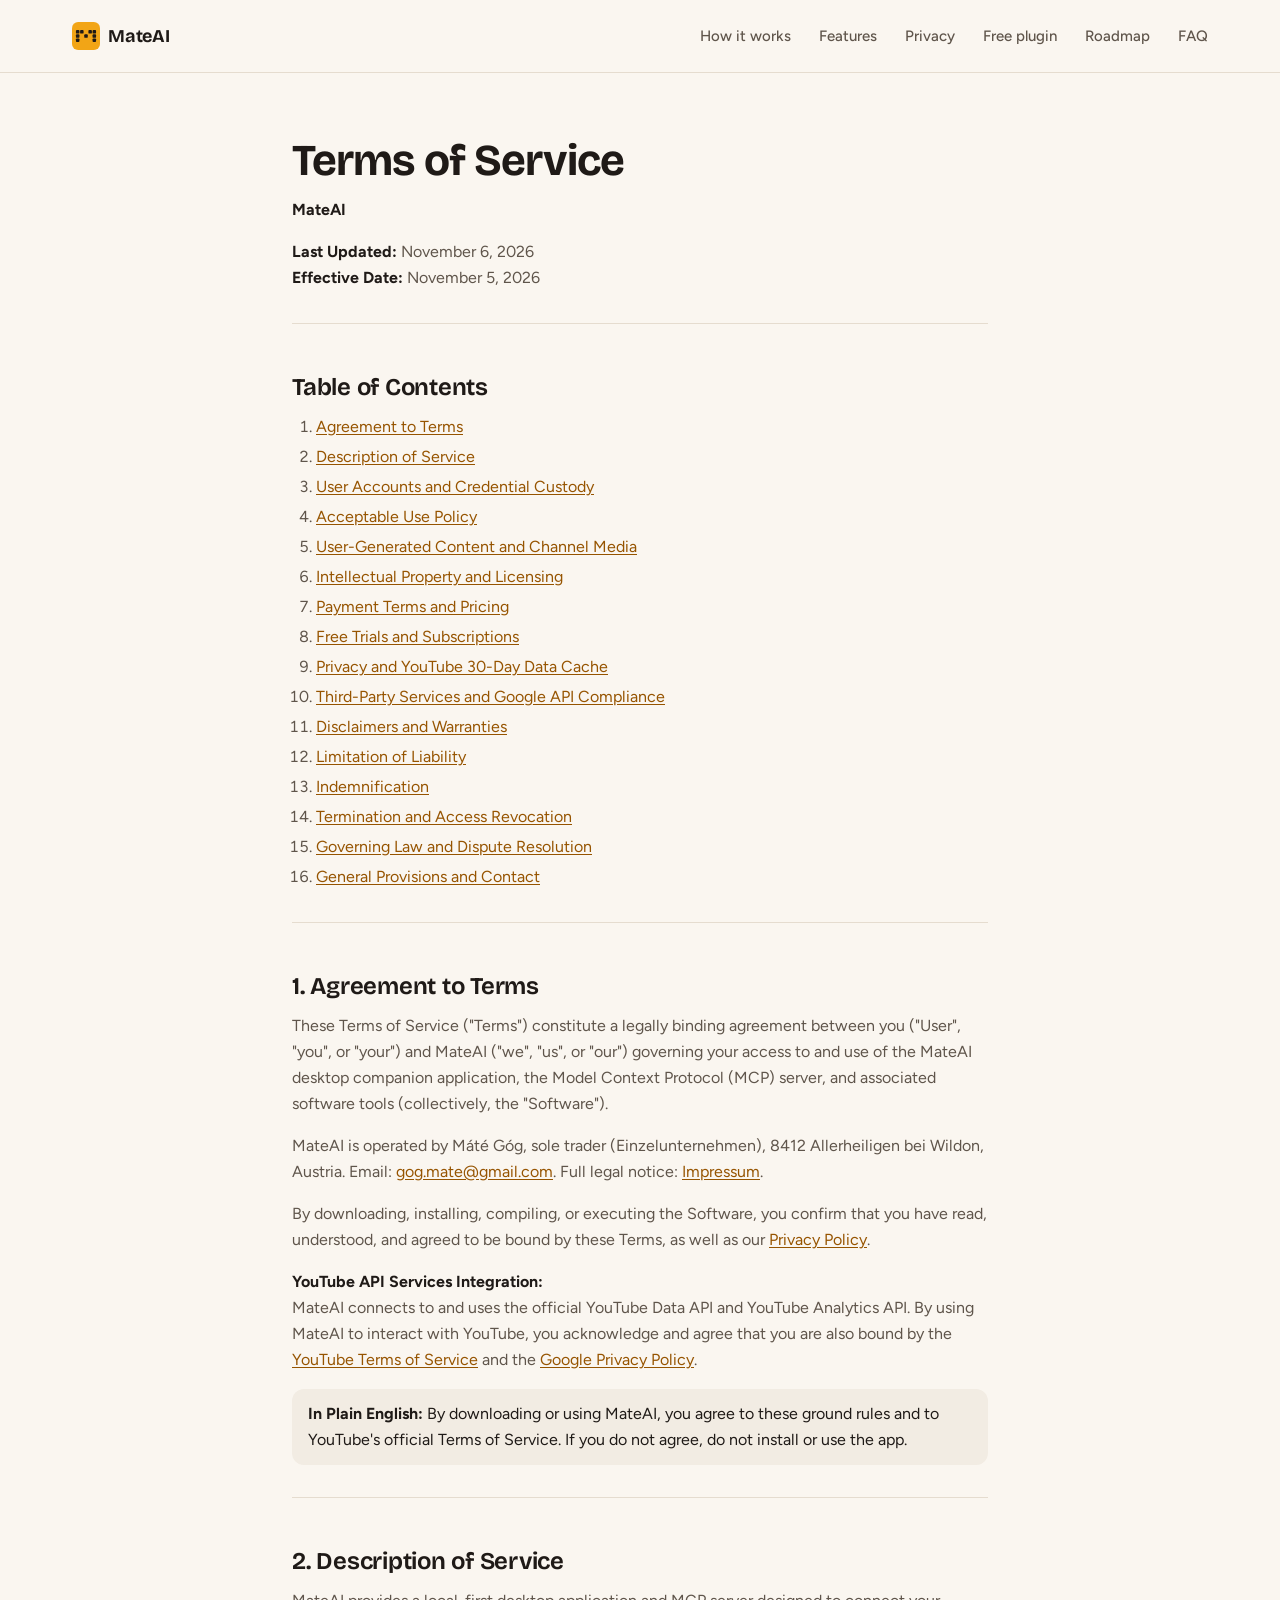
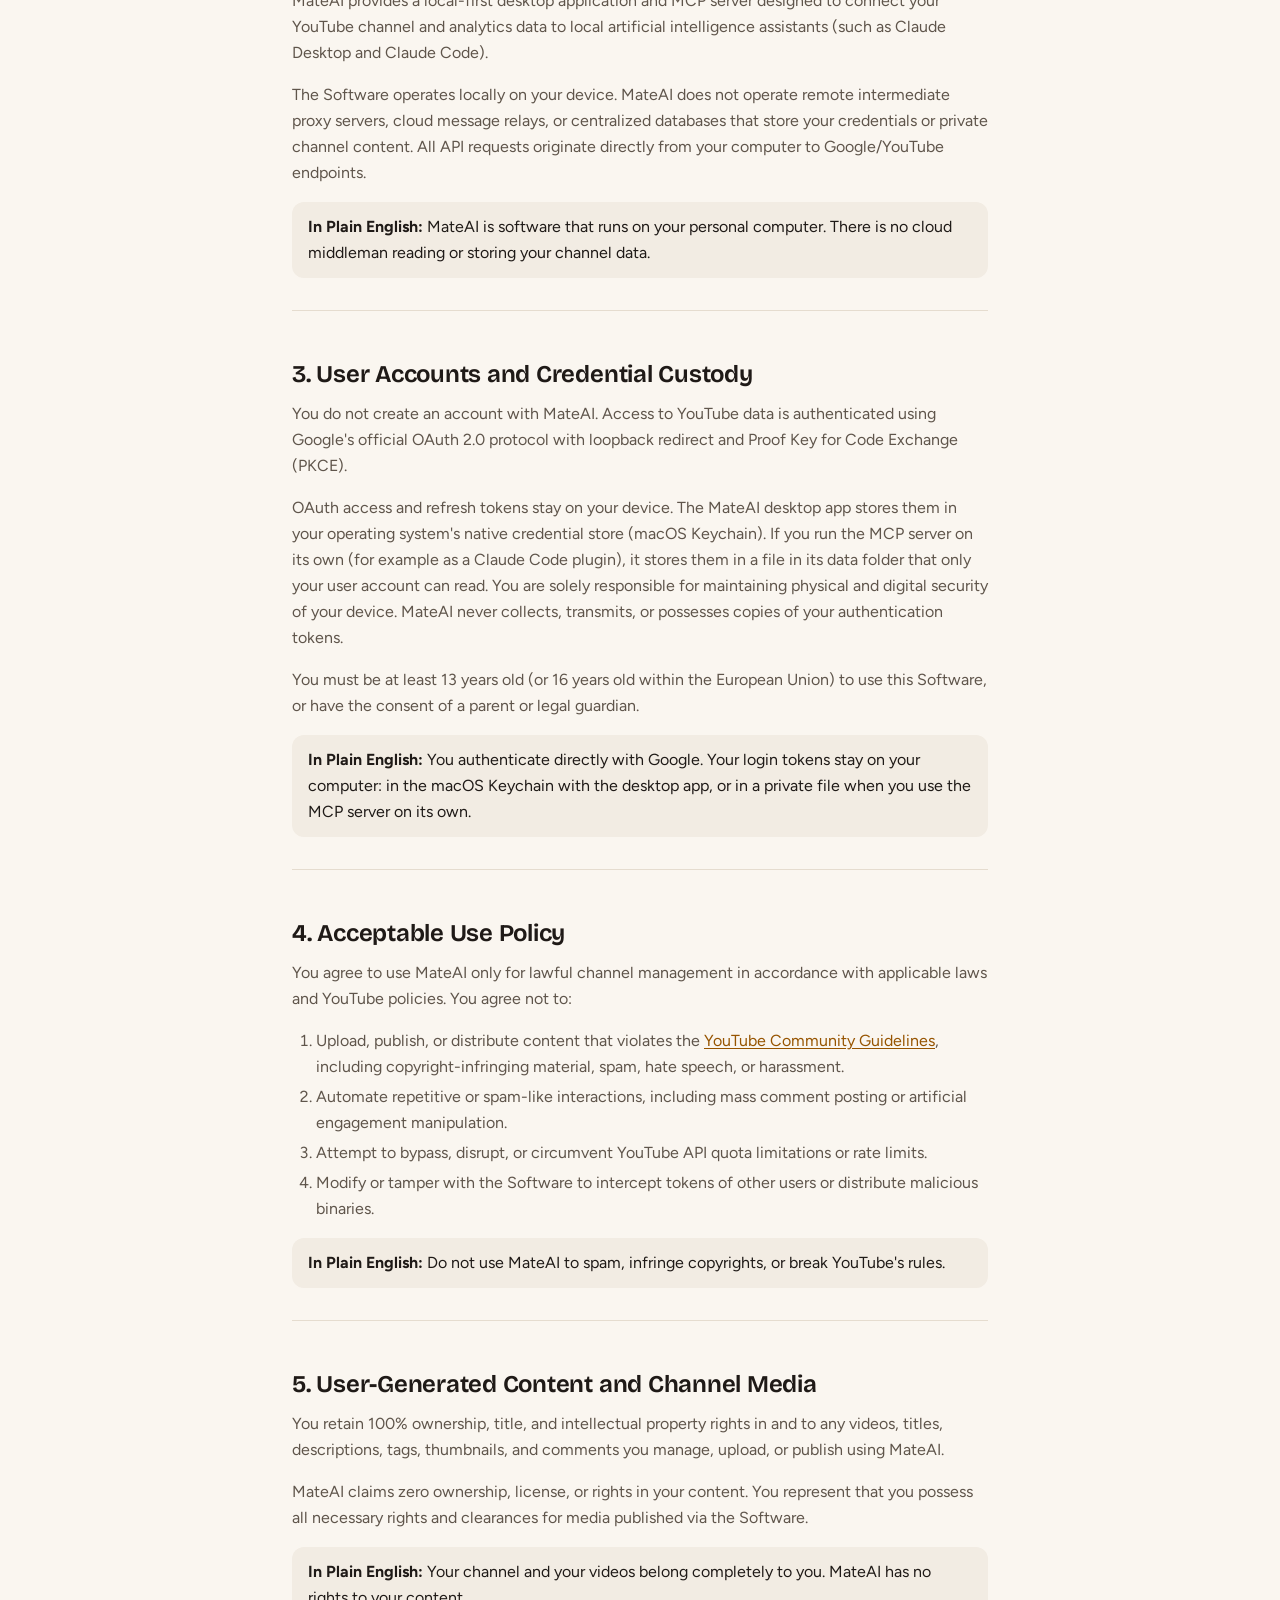
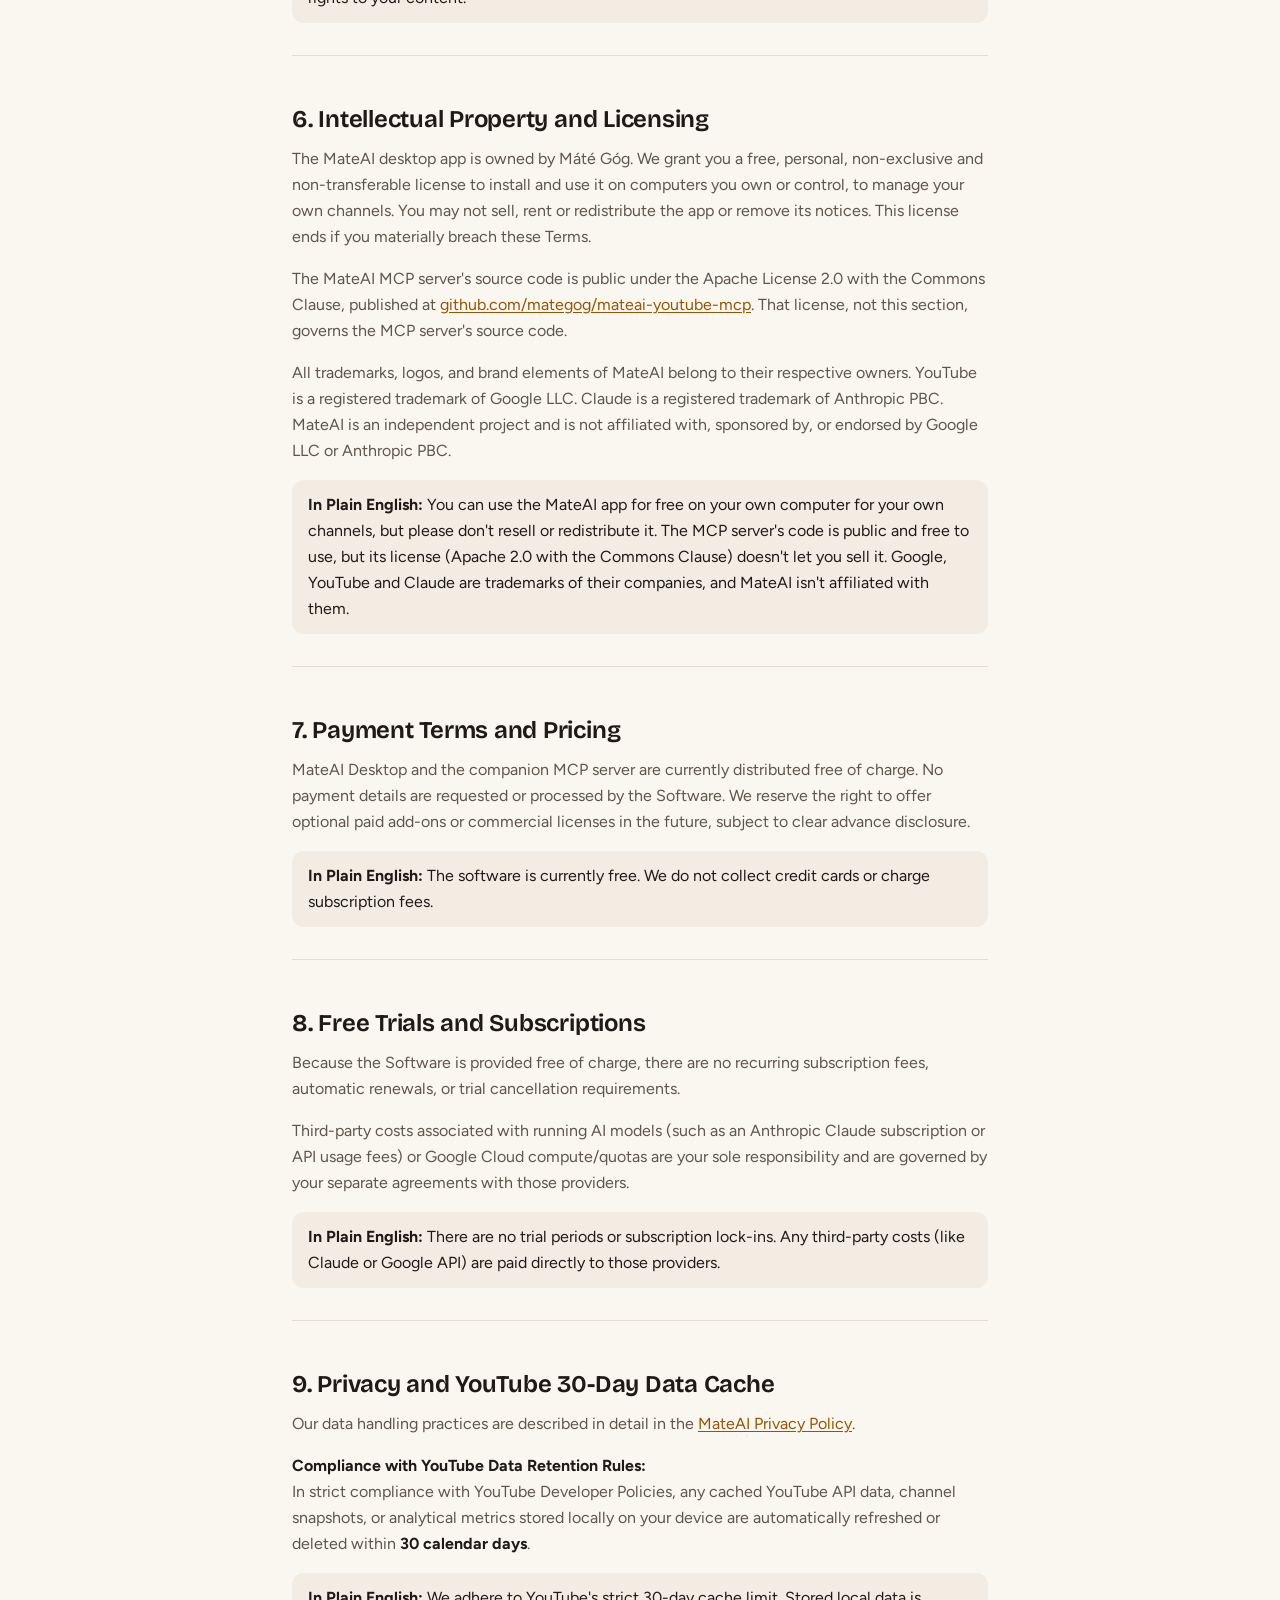
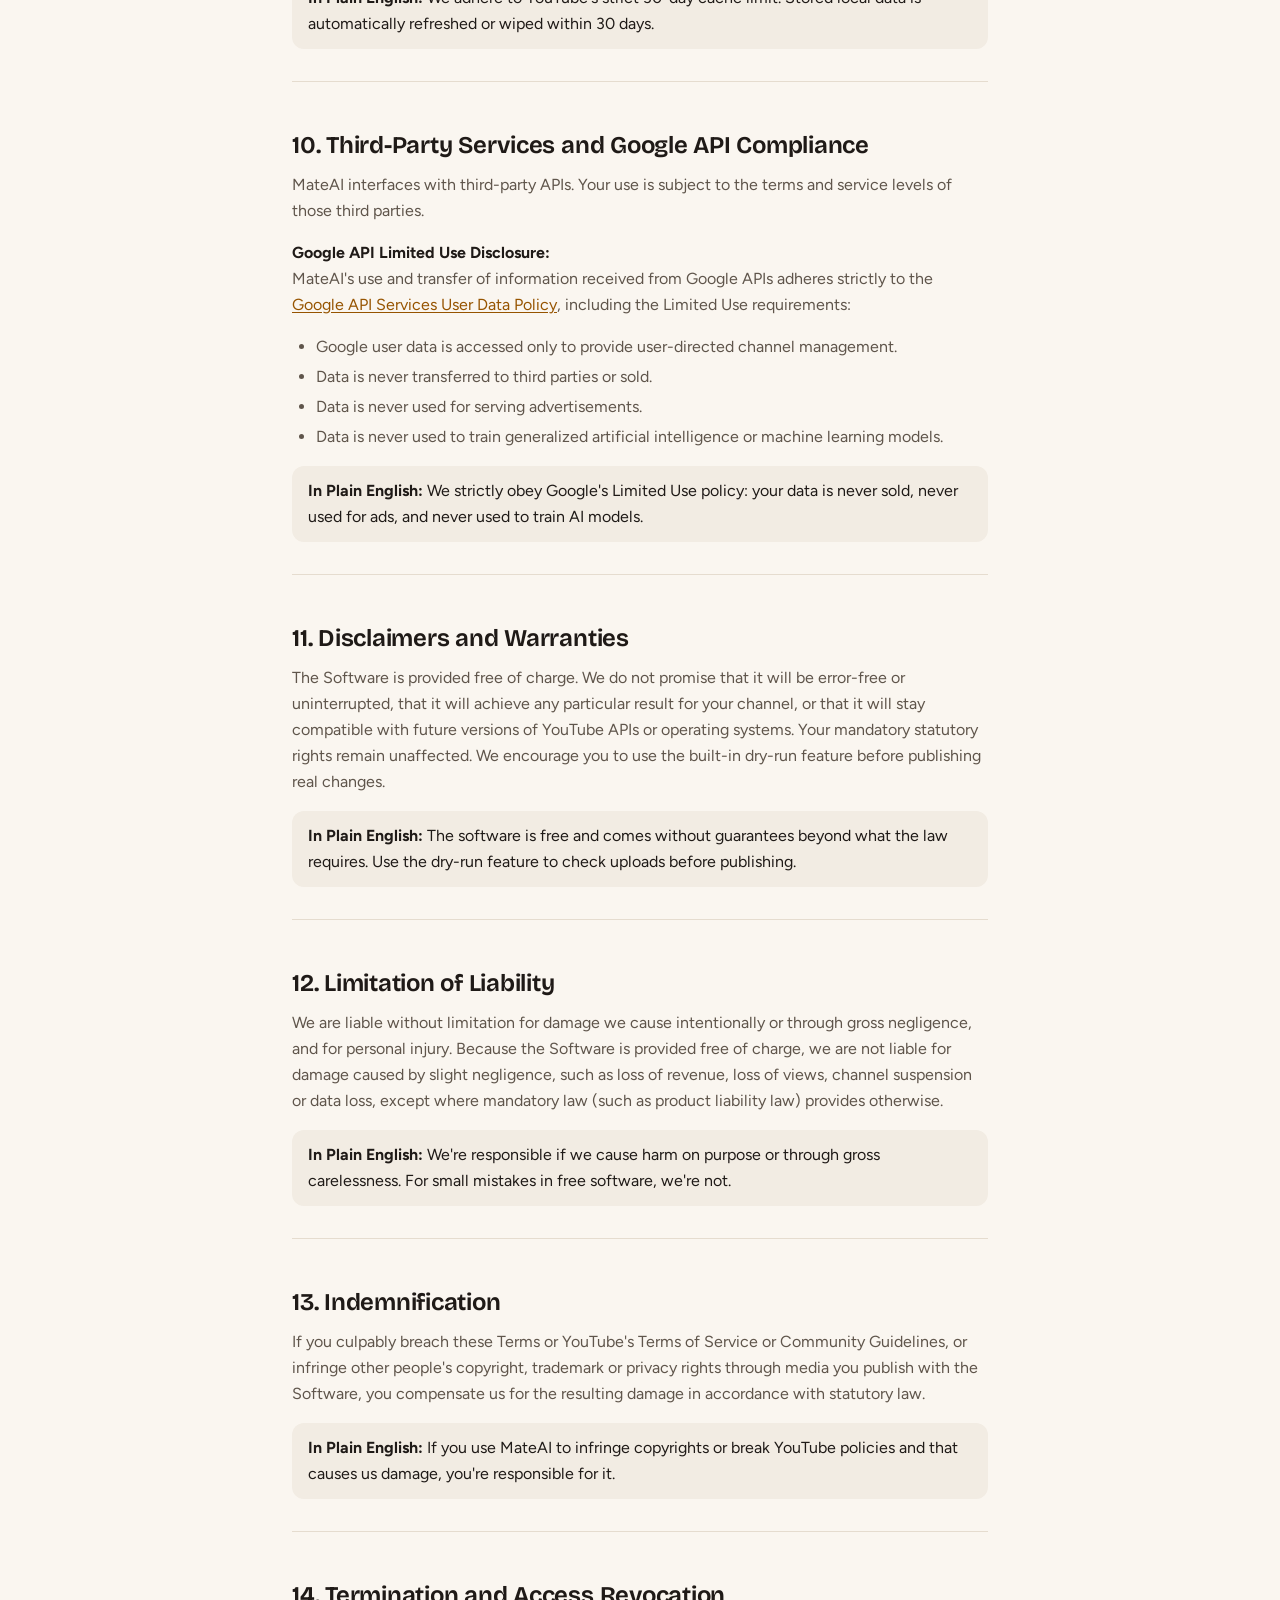
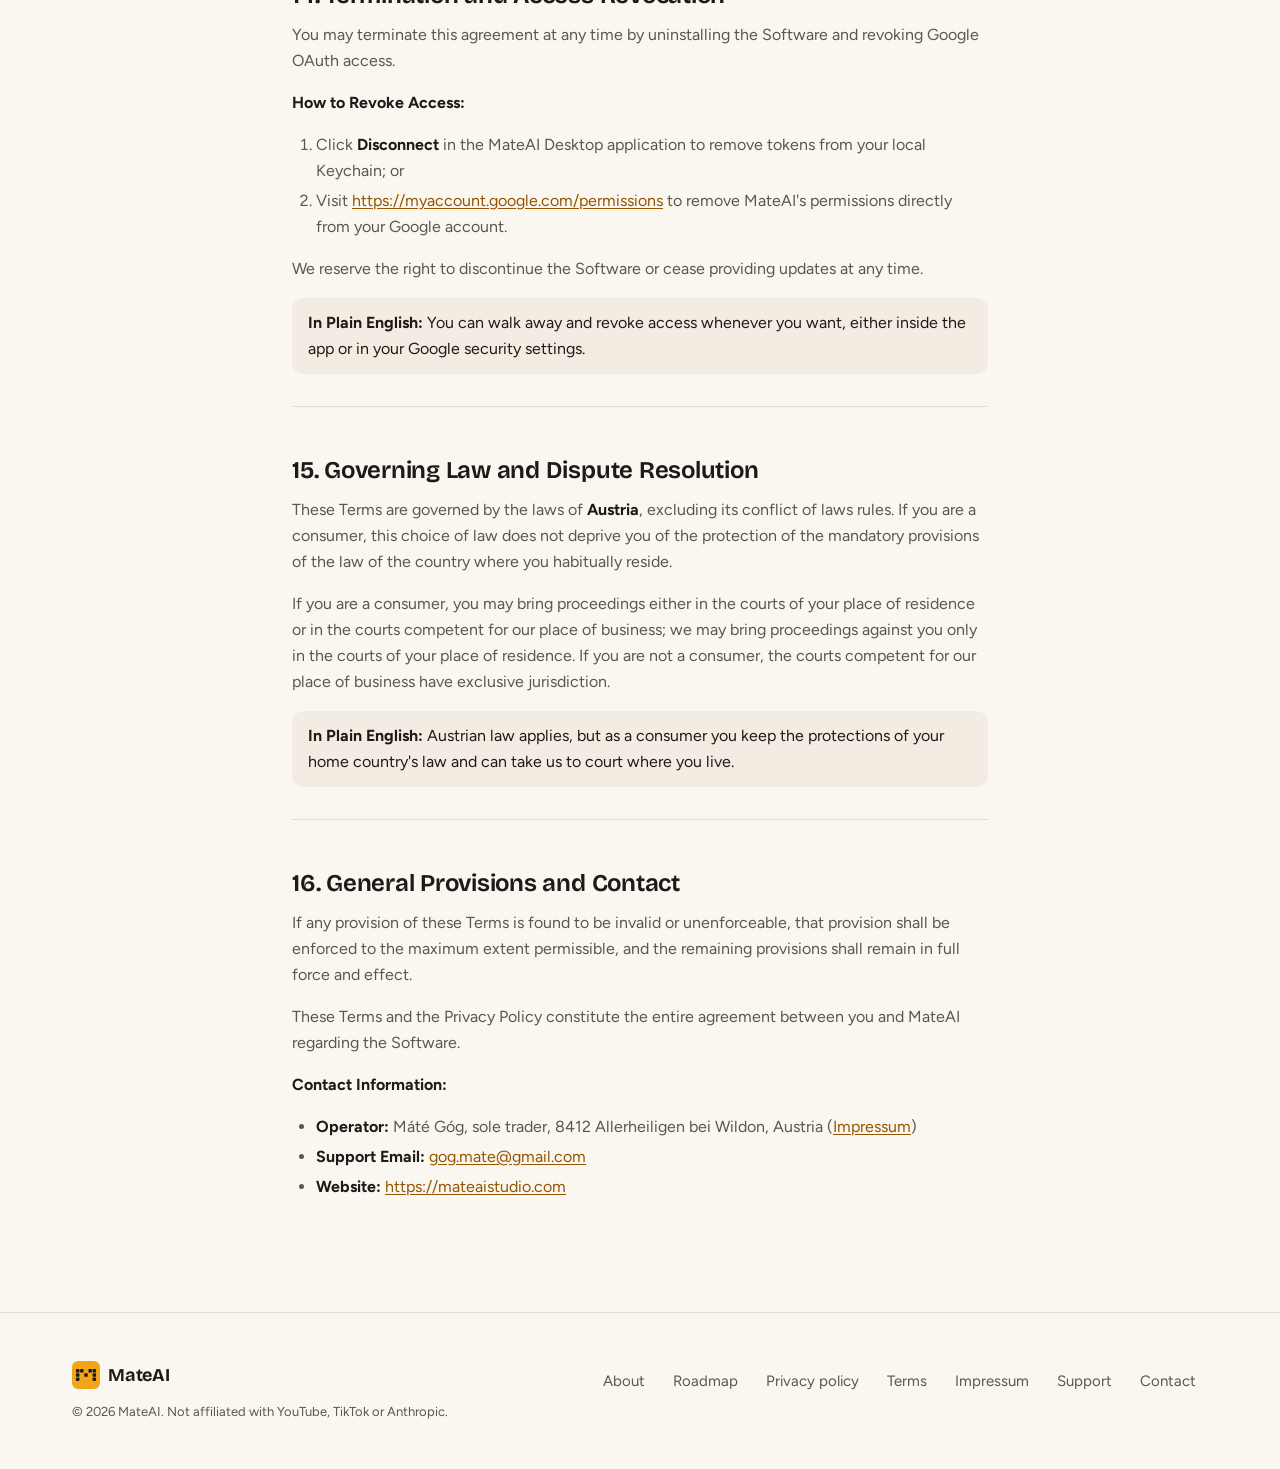
<file: terms/index.html>
<!doctype html>
<html lang="en">
  <head>
    <meta charset="UTF-8" />
    <meta name="viewport" content="width=device-width, initial-scale=1.0" />
    <meta name="color-scheme" content="light dark" />
    <meta name="description" content="Terms of Service for MateAI Studio and its MCP server: acceptable use, credential custody, YouTube data and API compliance, liability and governing law." />
    <link rel="icon" href="/favicon.svg" type="image/svg+xml" />
    <title>Terms of Service · MateAI</title>
    <link rel="canonical" href="https://mateaistudio.com/terms/" />
    <meta property="og:type" content="website" />
    <meta property="og:site_name" content="MateAI Studio" />
    <meta property="og:title" content="Terms of Service · MateAI" />
    <meta property="og:url" content="https://mateaistudio.com/terms/" />
    <meta property="og:description" content="Terms of Service for MateAI Studio and its MCP server: acceptable use, credential custody, YouTube data and API compliance, liability and governing law." />
    <meta property="og:image" content="https://mateaistudio.com/og.png" />
    <script type="module" crossorigin src="/assets/terms-CJKChh6e.js"></script>
    <link rel="modulepreload" crossorigin href="/assets/SiteHeader-B455sRiz.js">
    <link rel="modulepreload" crossorigin href="/assets/LegalPage-BuhxTNK2.js">
    <link rel="stylesheet" crossorigin href="/assets/SiteHeader-CxGatjyQ.css">
    <link rel="stylesheet" crossorigin href="/assets/LegalPage-Cgfm6Iel.css">
  </head>
  <body>
    <div id="root"><div class="site"><a class="skip btn btn-secondary" href="#main">Skip to content</a><header class="site-header"><div class="wrap"><a class="logo" href="/" aria-label="MateAI home"><svg viewBox="0 0 512 512" aria-hidden="true" style="width:28px;height:28px"><rect width="512" height="512" rx="112" fill="#f2a516"></rect><g fill="#1f1a17"><rect x="72" y="148" width="64" height="64" rx="16"></rect><rect x="148" y="148" width="64" height="64" rx="16"></rect><rect x="300" y="148" width="64" height="64" rx="16"></rect><rect x="376" y="148" width="64" height="64" rx="16"></rect><rect x="72" y="224" width="64" height="64" rx="16"></rect><rect x="224" y="224" width="64" height="64" rx="16"></rect><rect x="376" y="224" width="64" height="64" rx="16"></rect><rect x="72" y="300" width="64" height="64" rx="16"></rect><rect x="376" y="300" width="64" height="64" rx="16"></rect></g></svg><span>MateAI</span></a><nav aria-label="Main" style="display:contents"><ul class="site-nav"><li><a href="/#how">How it works</a></li><li><a href="/#features">Features</a></li><li><a href="/#privacy">Privacy</a></li><li><a href="/free-plugin/">Free plugin</a></li><li><a href="/roadmap/">Roadmap</a></li><li><a href="/#faq">FAQ</a></li></ul></nav></div></header><main id="main" class="wrap legal"><h1 id="terms-of-service">Terms of Service</h1>
<p><strong>MateAI</strong></p>
<p><strong>Last Updated:</strong> November 6, 2026<br><strong>Effective Date:</strong> November 5, 2026  </p>
<hr>
<h2 id="table-of-contents">Table of Contents</h2>
<ol>
<li><a href="#1-agreement-to-terms">Agreement to Terms</a></li>
<li><a href="#2-description-of-service">Description of Service</a></li>
<li><a href="#3-user-accounts-and-credential-custody">User Accounts and Credential Custody</a></li>
<li><a href="#4-acceptable-use-policy">Acceptable Use Policy</a></li>
<li><a href="#5-user-generated-content-and-channel-media">User-Generated Content and Channel Media</a></li>
<li><a href="#6-intellectual-property-and-licensing">Intellectual Property and Licensing</a></li>
<li><a href="#7-payment-terms-and-pricing">Payment Terms and Pricing</a></li>
<li><a href="#8-free-trials-and-subscriptions">Free Trials and Subscriptions</a></li>
<li><a href="#9-privacy-and-youtube-30-day-data-cache">Privacy and YouTube 30-Day Data Cache</a></li>
<li><a href="#10-third-party-services-and-google-api-compliance">Third-Party Services and Google API Compliance</a></li>
<li><a href="#11-disclaimers-and-warranties">Disclaimers and Warranties</a></li>
<li><a href="#12-limitation-of-liability">Limitation of Liability</a></li>
<li><a href="#13-indemnification">Indemnification</a></li>
<li><a href="#14-termination-and-access-revocation">Termination and Access Revocation</a></li>
<li><a href="#15-governing-law-and-dispute-resolution">Governing Law and Dispute Resolution</a></li>
<li><a href="#16-general-provisions-and-contact">General Provisions and Contact</a></li>
</ol>
<hr>
<h2 id="1-agreement-to-terms">1. Agreement to Terms</h2>
<p>These Terms of Service (&quot;Terms&quot;) constitute a legally binding agreement between you (&quot;User&quot;, &quot;you&quot;, or &quot;your&quot;) and MateAI (&quot;we&quot;, &quot;us&quot;, or &quot;our&quot;) governing your access to and use of the MateAI desktop companion application, the Model Context Protocol (MCP) server, and associated software tools (collectively, the &quot;Software&quot;).</p>
<p>MateAI is operated by Máté Góg, sole trader (Einzelunternehmen), 8412 Allerheiligen bei Wildon, Austria. Email: <a href="mailto:gog.mate@gmail.com">gog.mate@gmail.com</a>. Full legal notice: <a href="https://mateaistudio.com/impressum/">Impressum</a>.</p>
<p>By downloading, installing, compiling, or executing the Software, you confirm that you have read, understood, and agreed to be bound by these Terms, as well as our <a href="https://mateaistudio.com/privacy">Privacy Policy</a>.</p>
<p><strong>YouTube API Services Integration:</strong><br>MateAI connects to and uses the official YouTube Data API and YouTube Analytics API. By using MateAI to interact with YouTube, you acknowledge and agree that you are also bound by the <a href="https://www.youtube.com/t/terms">YouTube Terms of Service</a> and the <a href="https://policies.google.com/privacy">Google Privacy Policy</a>.</p>
<blockquote>
<p><strong>In Plain English:</strong> By downloading or using MateAI, you agree to these ground rules and to YouTube&#39;s official Terms of Service. If you do not agree, do not install or use the app.</p>
</blockquote>
<hr>
<h2 id="2-description-of-service">2. Description of Service</h2>
<p>MateAI provides a local-first desktop application and MCP server designed to connect your YouTube channel and analytics data to local artificial intelligence assistants (such as Claude Desktop and Claude Code).</p>
<p>The Software operates locally on your device. MateAI does not operate remote intermediate proxy servers, cloud message relays, or centralized databases that store your credentials or private channel content. All API requests originate directly from your computer to Google/YouTube endpoints.</p>
<blockquote>
<p><strong>In Plain English:</strong> MateAI is software that runs on your personal computer. There is no cloud middleman reading or storing your channel data.</p>
</blockquote>
<hr>
<h2 id="3-user-accounts-and-credential-custody">3. User Accounts and Credential Custody</h2>
<p>You do not create an account with MateAI. Access to YouTube data is authenticated using Google&#39;s official OAuth 2.0 protocol with loopback redirect and Proof Key for Code Exchange (PKCE).</p>
<p>OAuth access and refresh tokens stay on your device. The MateAI desktop app stores them in your operating system&#39;s native credential store (macOS Keychain). If you run the MCP server on its own (for example as a Claude Code plugin), it stores them in a file in its data folder that only your user account can read. You are solely responsible for maintaining physical and digital security of your device. MateAI never collects, transmits, or possesses copies of your authentication tokens.</p>
<p>You must be at least 13 years old (or 16 years old within the European Union) to use this Software, or have the consent of a parent or legal guardian.</p>
<blockquote>
<p><strong>In Plain English:</strong> You authenticate directly with Google. Your login tokens stay on your computer: in the macOS Keychain with the desktop app, or in a private file when you use the MCP server on its own.</p>
</blockquote>
<hr>
<h2 id="4-acceptable-use-policy">4. Acceptable Use Policy</h2>
<p>You agree to use MateAI only for lawful channel management in accordance with applicable laws and YouTube policies. You agree not to:</p>
<ol>
<li>Upload, publish, or distribute content that violates the <a href="https://www.youtube.com/howyoutubeworks/policies/community-guidelines/">YouTube Community Guidelines</a>, including copyright-infringing material, spam, hate speech, or harassment.</li>
<li>Automate repetitive or spam-like interactions, including mass comment posting or artificial engagement manipulation.</li>
<li>Attempt to bypass, disrupt, or circumvent YouTube API quota limitations or rate limits.</li>
<li>Modify or tamper with the Software to intercept tokens of other users or distribute malicious binaries.</li>
</ol>
<blockquote>
<p><strong>In Plain English:</strong> Do not use MateAI to spam, infringe copyrights, or break YouTube&#39;s rules.</p>
</blockquote>
<hr>
<h2 id="5-user-generated-content-and-channel-media">5. User-Generated Content and Channel Media</h2>
<p>You retain 100% ownership, title, and intellectual property rights in and to any videos, titles, descriptions, tags, thumbnails, and comments you manage, upload, or publish using MateAI.</p>
<p>MateAI claims zero ownership, license, or rights in your content. You represent that you possess all necessary rights and clearances for media published via the Software.</p>
<blockquote>
<p><strong>In Plain English:</strong> Your channel and your videos belong completely to you. MateAI has no rights to your content.</p>
</blockquote>
<hr>
<h2 id="6-intellectual-property-and-licensing">6. Intellectual Property and Licensing</h2>
<p>The MateAI desktop app is owned by Máté Góg. We grant you a free, personal, non-exclusive and non-transferable license to install and use it on computers you own or control, to manage your own channels. You may not sell, rent or redistribute the app or remove its notices. This license ends if you materially breach these Terms.</p>
<p>The MateAI MCP server&#39;s source code is public under the Apache License 2.0 with the Commons Clause, published at <a href="https://github.com/mategog/mateai-youtube-mcp">github.com/mategog/mateai-youtube-mcp</a>. That license, not this section, governs the MCP server&#39;s source code.</p>
<p>All trademarks, logos, and brand elements of MateAI belong to their respective owners. YouTube is a registered trademark of Google LLC. Claude is a registered trademark of Anthropic PBC. MateAI is an independent project and is not affiliated with, sponsored by, or endorsed by Google LLC or Anthropic PBC.</p>
<blockquote>
<p><strong>In Plain English:</strong> You can use the MateAI app for free on your own computer for your own channels, but please don&#39;t resell or redistribute it. The MCP server&#39;s code is public and free to use, but its license (Apache 2.0 with the Commons Clause) doesn&#39;t let you sell it. Google, YouTube and Claude are trademarks of their companies, and MateAI isn&#39;t affiliated with them.</p>
</blockquote>
<hr>
<h2 id="7-payment-terms-and-pricing">7. Payment Terms and Pricing</h2>
<p>MateAI Desktop and the companion MCP server are currently distributed free of charge. No payment details are requested or processed by the Software. We reserve the right to offer optional paid add-ons or commercial licenses in the future, subject to clear advance disclosure.</p>
<blockquote>
<p><strong>In Plain English:</strong> The software is currently free. We do not collect credit cards or charge subscription fees.</p>
</blockquote>
<hr>
<h2 id="8-free-trials-and-subscriptions">8. Free Trials and Subscriptions</h2>
<p>Because the Software is provided free of charge, there are no recurring subscription fees, automatic renewals, or trial cancellation requirements.</p>
<p>Third-party costs associated with running AI models (such as an Anthropic Claude subscription or API usage fees) or Google Cloud compute/quotas are your sole responsibility and are governed by your separate agreements with those providers.</p>
<blockquote>
<p><strong>In Plain English:</strong> There are no trial periods or subscription lock-ins. Any third-party costs (like Claude or Google API) are paid directly to those providers.</p>
</blockquote>
<hr>
<h2 id="9-privacy-and-youtube-30-day-data-cache">9. Privacy and YouTube 30-Day Data Cache</h2>
<p>Our data handling practices are described in detail in the <a href="https://mateaistudio.com/privacy">MateAI Privacy Policy</a>.</p>
<p><strong>Compliance with YouTube Data Retention Rules:</strong><br>In strict compliance with YouTube Developer Policies, any cached YouTube API data, channel snapshots, or analytical metrics stored locally on your device are automatically refreshed or deleted within <strong>30 calendar days</strong>.</p>
<blockquote>
<p><strong>In Plain English:</strong> We adhere to YouTube&#39;s strict 30-day cache limit. Stored local data is automatically refreshed or wiped within 30 days.</p>
</blockquote>
<hr>
<h2 id="10-third-party-services-and-google-api-compliance">10. Third-Party Services and Google API Compliance</h2>
<p>MateAI interfaces with third-party APIs. Your use is subject to the terms and service levels of those third parties.</p>
<p><strong>Google API Limited Use Disclosure:</strong><br>MateAI&#39;s use and transfer of information received from Google APIs adheres strictly to the <a href="https://developers.google.com/terms/api-services-user-data-policy">Google API Services User Data Policy</a>, including the Limited Use requirements:</p>
<ul>
<li>Google user data is accessed only to provide user-directed channel management.</li>
<li>Data is never transferred to third parties or sold.</li>
<li>Data is never used for serving advertisements.</li>
<li>Data is never used to train generalized artificial intelligence or machine learning models.</li>
</ul>
<blockquote>
<p><strong>In Plain English:</strong> We strictly obey Google&#39;s Limited Use policy: your data is never sold, never used for ads, and never used to train AI models.</p>
</blockquote>
<hr>
<h2 id="11-disclaimers-and-warranties">11. Disclaimers and Warranties</h2>
<p>The Software is provided free of charge. We do not promise that it will be error-free or uninterrupted, that it will achieve any particular result for your channel, or that it will stay compatible with future versions of YouTube APIs or operating systems. Your mandatory statutory rights remain unaffected. We encourage you to use the built-in dry-run feature before publishing real changes.</p>
<blockquote>
<p><strong>In Plain English:</strong> The software is free and comes without guarantees beyond what the law requires. Use the dry-run feature to check uploads before publishing.</p>
</blockquote>
<hr>
<h2 id="12-limitation-of-liability">12. Limitation of Liability</h2>
<p>We are liable without limitation for damage we cause intentionally or through gross negligence, and for personal injury. Because the Software is provided free of charge, we are not liable for damage caused by slight negligence, such as loss of revenue, loss of views, channel suspension or data loss, except where mandatory law (such as product liability law) provides otherwise.</p>
<blockquote>
<p><strong>In Plain English:</strong> We&#39;re responsible if we cause harm on purpose or through gross carelessness. For small mistakes in free software, we&#39;re not.</p>
</blockquote>
<hr>
<h2 id="13-indemnification">13. Indemnification</h2>
<p>If you culpably breach these Terms or YouTube&#39;s Terms of Service or Community Guidelines, or infringe other people&#39;s copyright, trademark or privacy rights through media you publish with the Software, you compensate us for the resulting damage in accordance with statutory law.</p>
<blockquote>
<p><strong>In Plain English:</strong> If you use MateAI to infringe copyrights or break YouTube policies and that causes us damage, you&#39;re responsible for it.</p>
</blockquote>
<hr>
<h2 id="14-termination-and-access-revocation">14. Termination and Access Revocation</h2>
<p>You may terminate this agreement at any time by uninstalling the Software and revoking Google OAuth access.</p>
<p><strong>How to Revoke Access:</strong></p>
<ol>
<li>Click <strong>Disconnect</strong> in the MateAI Desktop application to remove tokens from your local Keychain; or</li>
<li>Visit <a href="https://myaccount.google.com/permissions">https://myaccount.google.com/permissions</a> to remove MateAI&#39;s permissions directly from your Google account.</li>
</ol>
<p>We reserve the right to discontinue the Software or cease providing updates at any time.</p>
<blockquote>
<p><strong>In Plain English:</strong> You can walk away and revoke access whenever you want, either inside the app or in your Google security settings.</p>
</blockquote>
<hr>
<h2 id="15-governing-law-and-dispute-resolution">15. Governing Law and Dispute Resolution</h2>
<p>These Terms are governed by the laws of <strong>Austria</strong>, excluding its conflict of laws rules. If you are a consumer, this choice of law does not deprive you of the protection of the mandatory provisions of the law of the country where you habitually reside.</p>
<p>If you are a consumer, you may bring proceedings either in the courts of your place of residence or in the courts competent for our place of business; we may bring proceedings against you only in the courts of your place of residence. If you are not a consumer, the courts competent for our place of business have exclusive jurisdiction.</p>
<blockquote>
<p><strong>In Plain English:</strong> Austrian law applies, but as a consumer you keep the protections of your home country&#39;s law and can take us to court where you live.</p>
</blockquote>
<hr>
<h2 id="16-general-provisions-and-contact">16. General Provisions and Contact</h2>
<p>If any provision of these Terms is found to be invalid or unenforceable, that provision shall be enforced to the maximum extent permissible, and the remaining provisions shall remain in full force and effect.</p>
<p>These Terms and the Privacy Policy constitute the entire agreement between you and MateAI regarding the Software.</p>
<p><strong>Contact Information:</strong>  </p>
<ul>
<li><strong>Operator:</strong> Máté Góg, sole trader, 8412 Allerheiligen bei Wildon, Austria (<a href="https://mateaistudio.com/impressum/">Impressum</a>)  </li>
<li><strong>Support Email:</strong> <a href="mailto:gog.mate@gmail.com">gog.mate@gmail.com</a>  </li>
<li><strong>Website:</strong> <a href="https://mateaistudio.com">https://mateaistudio.com</a></li>
</ul>
</main><footer class="site-footer"><div class="wrap"><div><a class="logo" href="/" aria-label="MateAI home"><svg viewBox="0 0 512 512" aria-hidden="true" style="width:28px;height:28px"><rect width="512" height="512" rx="112" fill="#f2a516"></rect><g fill="#1f1a17"><rect x="72" y="148" width="64" height="64" rx="16"></rect><rect x="148" y="148" width="64" height="64" rx="16"></rect><rect x="300" y="148" width="64" height="64" rx="16"></rect><rect x="376" y="148" width="64" height="64" rx="16"></rect><rect x="72" y="224" width="64" height="64" rx="16"></rect><rect x="224" y="224" width="64" height="64" rx="16"></rect><rect x="376" y="224" width="64" height="64" rx="16"></rect><rect x="72" y="300" width="64" height="64" rx="16"></rect><rect x="376" y="300" width="64" height="64" rx="16"></rect></g></svg><span>MateAI</span></a><p class="fine">© 2026 MateAI. Not affiliated with YouTube, TikTok or Anthropic.</p></div><nav aria-label="Footer"><ul class="footer-links"><li><a href="/about/">About</a></li><li><a href="/roadmap/">Roadmap</a></li><li><a href="/privacy">Privacy policy</a></li><li><a href="/terms/">Terms</a></li><li><a href="/impressum/">Impressum</a></li><li><a href="/free-plugin/#support">Support</a></li><li><a href="mailto:gog.mate@gmail.com">Contact</a></li></ul></nav></div></footer></div></div>
  </body>
</html>
</file>
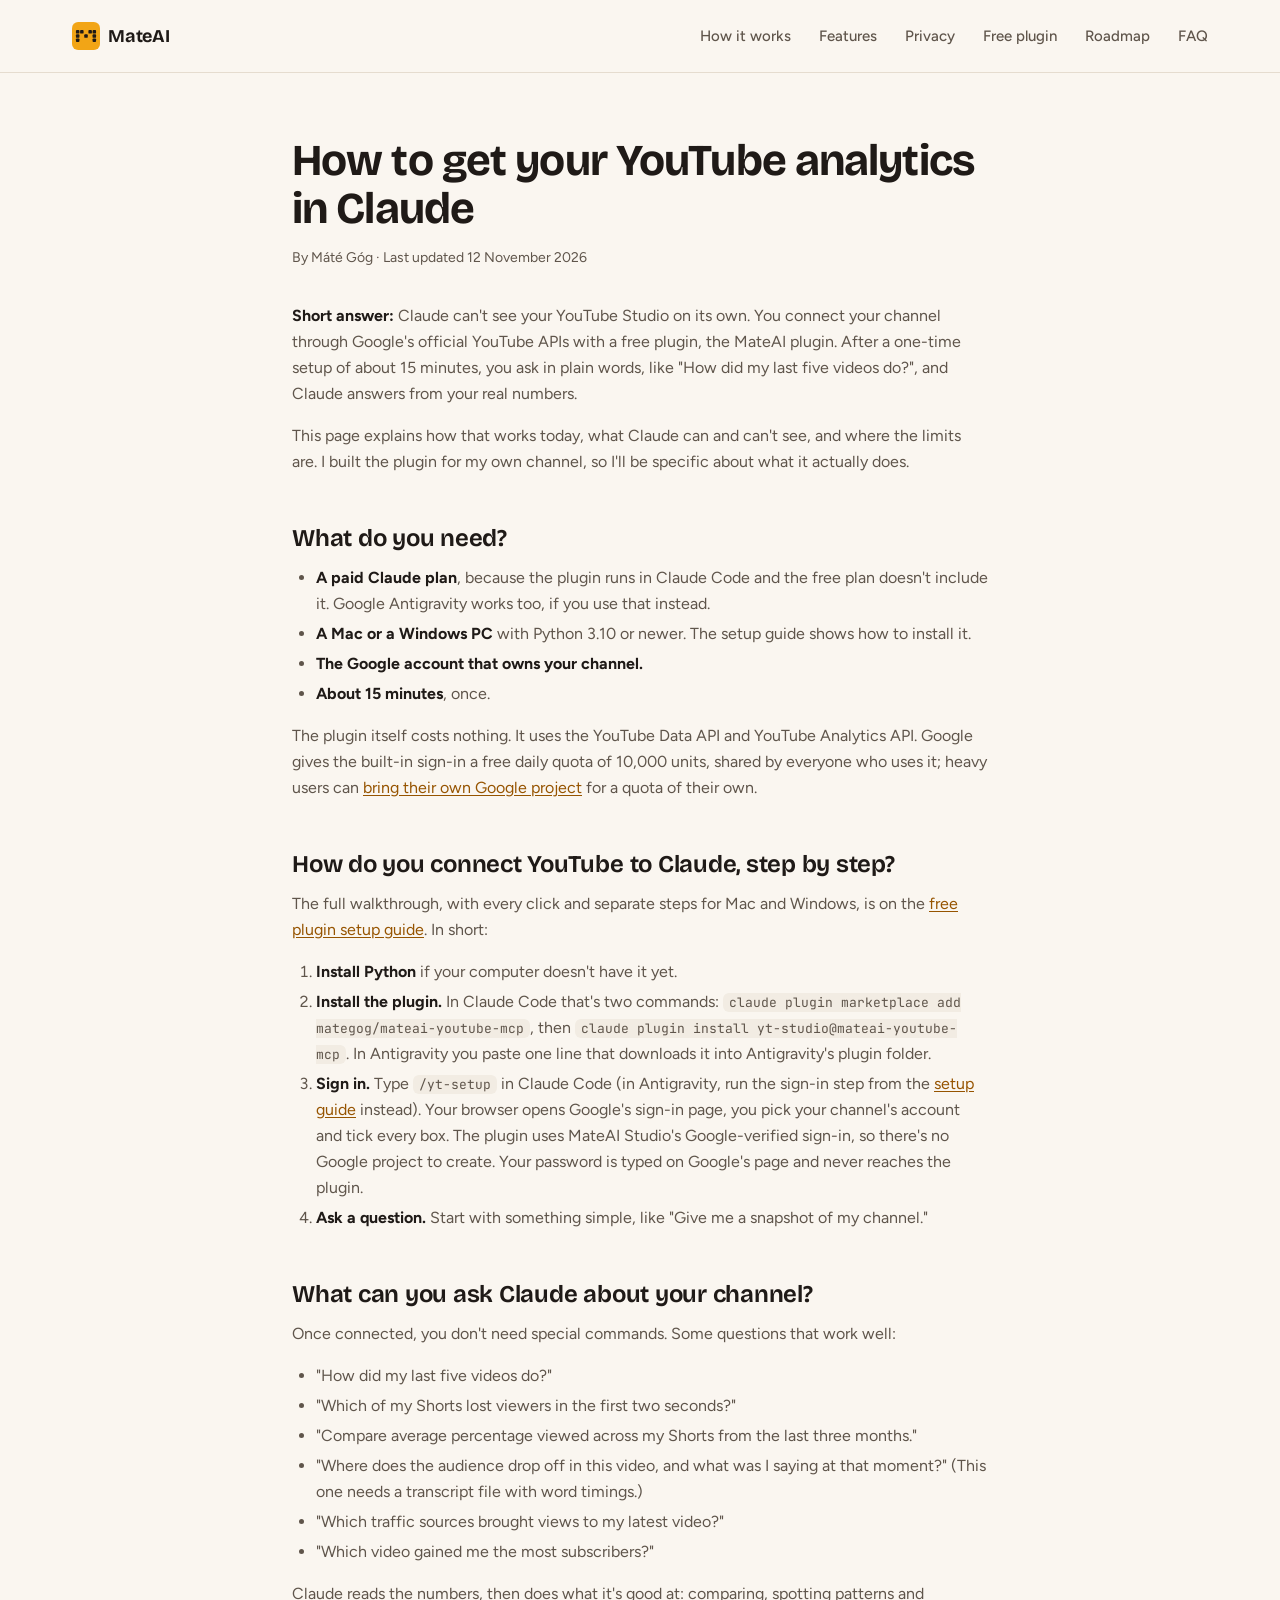
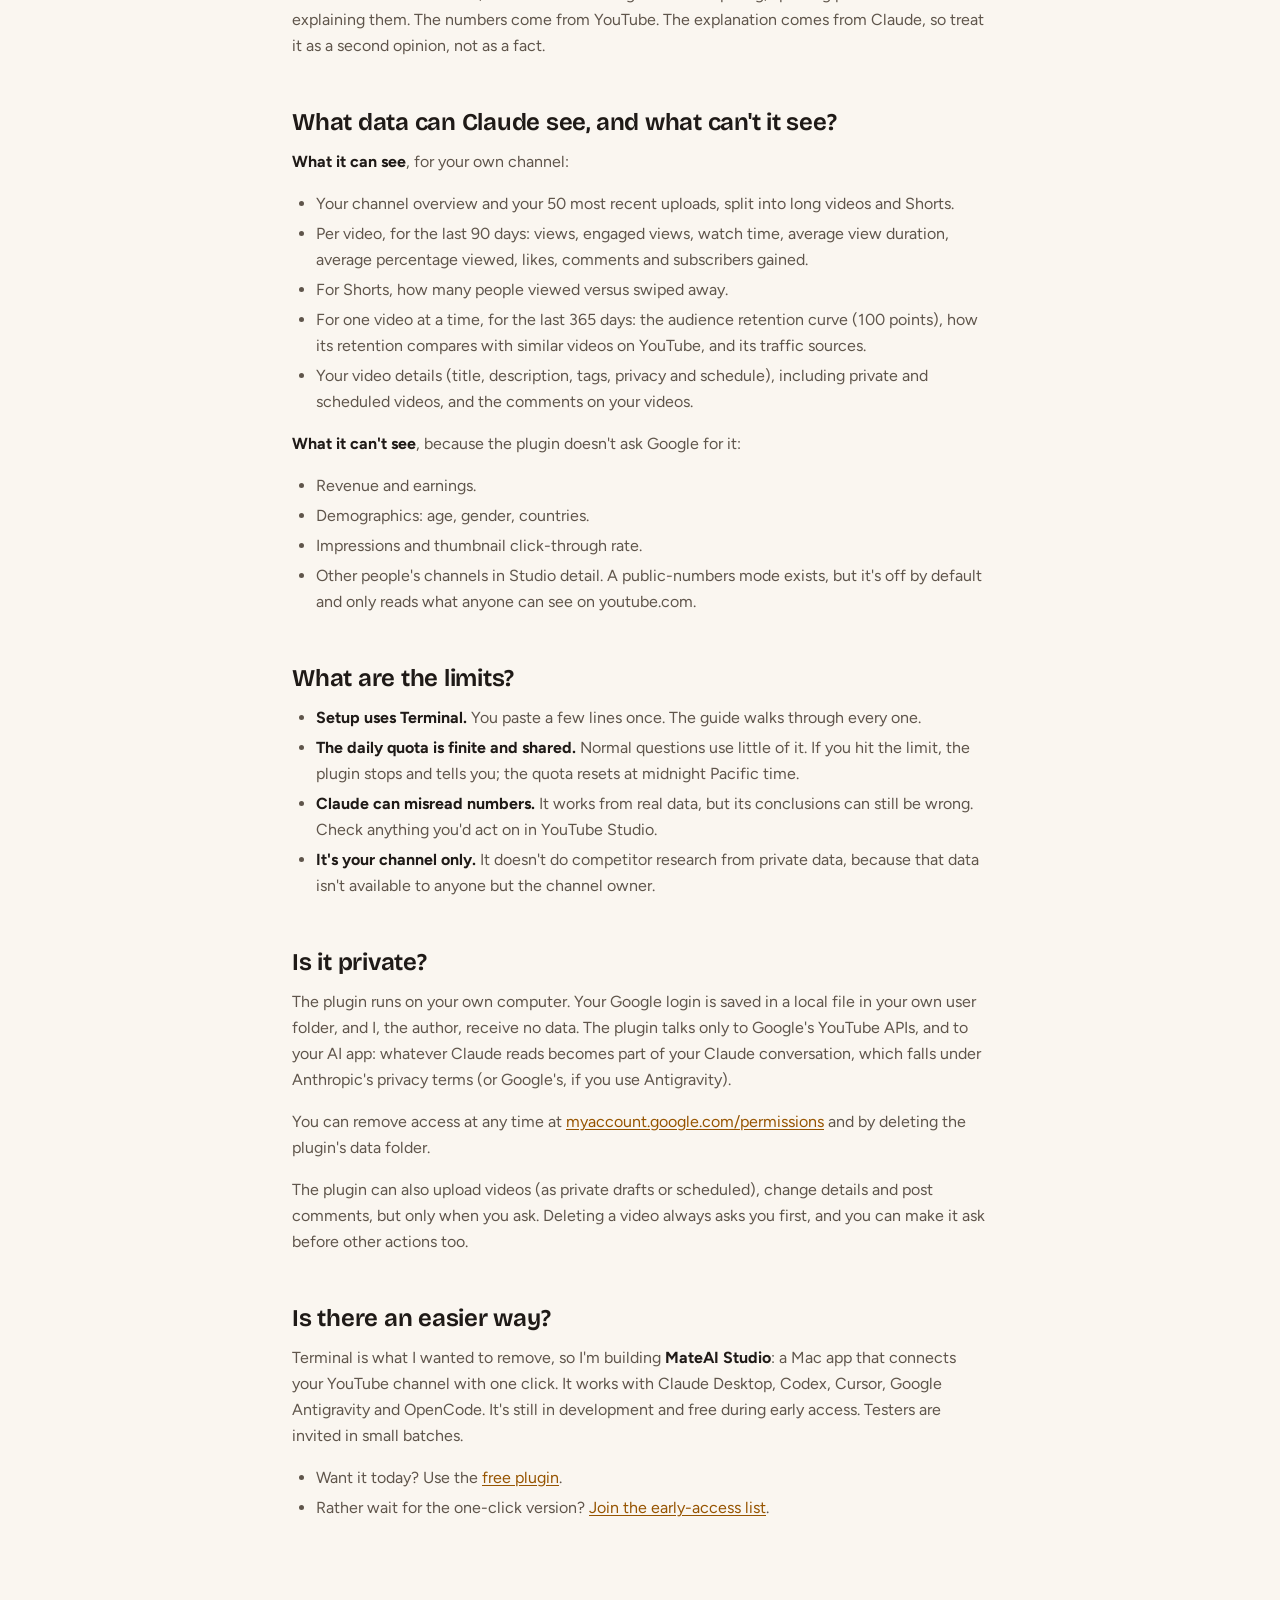
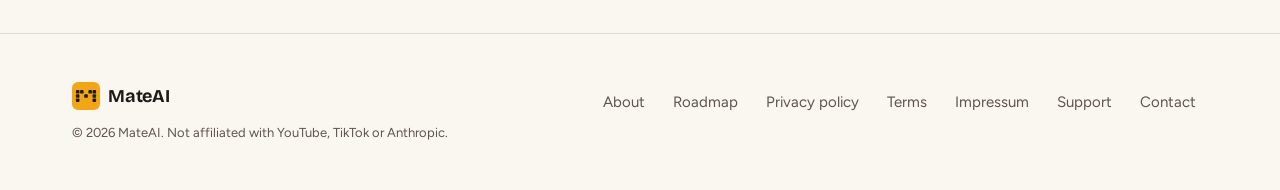
<file: youtube-analytics-in-claude/index.html>
<!doctype html>
<html lang="en">
  <head>
    <meta charset="UTF-8" />
    <meta name="viewport" content="width=device-width, initial-scale=1.0" />
    <meta name="color-scheme" content="light dark" />
    <meta name="description" content="Connect your YouTube channel to Claude with a free plugin, ask about your stats in plain words, and see exactly what data Claude can and can't access." />
    <link rel="icon" href="/favicon.svg" type="image/svg+xml" />
    <title>How to get your YouTube analytics in Claude</title>
    <link rel="canonical" href="https://mateaistudio.com/youtube-analytics-in-claude/" />
    <meta property="og:type" content="article" />
    <meta property="og:site_name" content="MateAI Studio" />
    <meta property="og:title" content="How to get your YouTube analytics in Claude" />
    <meta property="og:url" content="https://mateaistudio.com/youtube-analytics-in-claude/" />
    <meta property="og:description" content="Connect your YouTube channel to Claude with a free plugin, ask about your stats in plain words, and see exactly what data Claude can and can't access." />
    <meta property="og:image" content="https://mateaistudio.com/og.png" />
    <meta property="article:published_time" content="2026-11-08" />
    <meta property="article:modified_time" content="2026-11-08" />
    <script type="application/ld+json">{"@context":"https://schema.org","@type":"TechArticle","headline":"How to get your YouTube analytics in Claude","description":"Connect your YouTube channel to Claude with a free plugin, ask about your stats in plain words, and see exactly what data Claude can and can't access.","author":{"@id":"https://mateaistudio.com/#person","@type":"Person","name":"Máté Góg"},"datePublished":"2026-11-08","dateModified":"2026-11-08","image":"https://mateaistudio.com/og.png","mainEntityOfPage":"https://mateaistudio.com/youtube-analytics-in-claude/","publisher":{"@id":"https://mateaistudio.com/#person","@type":"Person","name":"Máté Góg"}}</script>
    <script type="module" crossorigin src="/assets/SiteHeader-B455sRiz.js"></script>
    <script type="module" crossorigin src="/assets/LegalPage-BuhxTNK2.js"></script>
    <script type="module" crossorigin src="/assets/article-BTZ8-hNG.js"></script>
    <link rel="stylesheet" crossorigin href="/assets/SiteHeader-CxGatjyQ.css">
    <link rel="stylesheet" crossorigin href="/assets/LegalPage-Cgfm6Iel.css">
  </head>
  <body>
    <div id="root"><div class="site"><a class="skip btn btn-secondary" href="#main">Skip to content</a><header class="site-header"><div class="wrap"><a class="logo" href="/" aria-label="MateAI home"><svg viewBox="0 0 512 512" aria-hidden="true" style="width:28px;height:28px"><rect width="512" height="512" rx="112" fill="#f2a516"></rect><g fill="#1f1a17"><rect x="72" y="148" width="64" height="64" rx="16"></rect><rect x="148" y="148" width="64" height="64" rx="16"></rect><rect x="300" y="148" width="64" height="64" rx="16"></rect><rect x="376" y="148" width="64" height="64" rx="16"></rect><rect x="72" y="224" width="64" height="64" rx="16"></rect><rect x="224" y="224" width="64" height="64" rx="16"></rect><rect x="376" y="224" width="64" height="64" rx="16"></rect><rect x="72" y="300" width="64" height="64" rx="16"></rect><rect x="376" y="300" width="64" height="64" rx="16"></rect></g></svg><span>MateAI</span></a><nav aria-label="Main" style="display:contents"><ul class="site-nav"><li><a href="/#how">How it works</a></li><li><a href="/#features">Features</a></li><li><a href="/#privacy">Privacy</a></li><li><a href="/free-plugin/">Free plugin</a></li><li><a href="/roadmap/">Roadmap</a></li><li><a href="/#faq">FAQ</a></li></ul></nav></div></header><main id="main" class="wrap legal"><h1 id="how-to-get-your-youtube-analytics-in-claude">How to get your YouTube analytics in Claude</h1>
<p class="byline">By Máté Góg · Last updated <time datetime="2026-11-12">12 November 2026</time></p>

<p><strong>Short answer:</strong> Claude can&#39;t see your YouTube Studio on its own. You connect your channel through Google&#39;s official YouTube APIs with a free plugin, the MateAI plugin. After a one-time setup of about 15 minutes, you ask in plain words, like &quot;How did my last five videos do?&quot;, and Claude answers from your real numbers.</p>
<p>This page explains how that works today, what Claude can and can&#39;t see, and where the limits are. I built the plugin for my own channel, so I&#39;ll be specific about what it actually does.</p>
<h2 id="what-do-you-need">What do you need?</h2>
<ul>
<li><strong>A paid Claude plan</strong>, because the plugin runs in Claude Code and the free plan doesn&#39;t include it. Google Antigravity works too, if you use that instead.</li>
<li><strong>A Mac or a Windows PC</strong> with Python 3.10 or newer. The setup guide shows how to install it.</li>
<li><strong>The Google account that owns your channel.</strong></li>
<li><strong>About 15 minutes</strong>, once.</li>
</ul>
<p>The plugin itself costs nothing. It uses the YouTube Data API and YouTube Analytics API. Google gives the built-in sign-in a free daily quota of 10,000 units, shared by everyone who uses it; heavy users can <a href="https://github.com/mategog/mateai-youtube-mcp#use-your-own-google-cloud-client-optional-own-quota">bring their own Google project</a> for a quota of their own.</p>
<h2 id="how-do-you-connect-youtube-to-claude-step-by-step">How do you connect YouTube to Claude, step by step?</h2>
<p>The full walkthrough, with every click and separate steps for Mac and Windows, is on the <a href="/free-plugin/">free plugin setup guide</a>. In short:</p>
<ol>
<li><strong>Install Python</strong> if your computer doesn&#39;t have it yet.</li>
<li><strong>Install the plugin.</strong> In Claude Code that&#39;s two commands: <code>claude plugin marketplace add mategog/mateai-youtube-mcp</code>, then <code>claude plugin install yt-studio@mateai-youtube-mcp</code>. In Antigravity you paste one line that downloads it into Antigravity&#39;s plugin folder.</li>
<li><strong>Sign in.</strong> Type <code>/yt-setup</code> in Claude Code (in Antigravity, run the sign-in step from the <a href="/free-plugin/">setup guide</a> instead). Your browser opens Google&#39;s sign-in page, you pick your channel&#39;s account and tick every box. The plugin uses MateAI Studio&#39;s Google-verified sign-in, so there&#39;s no Google project to create. Your password is typed on Google&#39;s page and never reaches the plugin.</li>
<li><strong>Ask a question.</strong> Start with something simple, like &quot;Give me a snapshot of my channel.&quot;</li>
</ol>
<h2 id="what-can-you-ask-claude-about-your-channel">What can you ask Claude about your channel?</h2>
<p>Once connected, you don&#39;t need special commands. Some questions that work well:</p>
<ul>
<li>&quot;How did my last five videos do?&quot;</li>
<li>&quot;Which of my Shorts lost viewers in the first two seconds?&quot;</li>
<li>&quot;Compare average percentage viewed across my Shorts from the last three months.&quot;</li>
<li>&quot;Where does the audience drop off in this video, and what was I saying at that moment?&quot; (This one needs a transcript file with word timings.)</li>
<li>&quot;Which traffic sources brought views to my latest video?&quot;</li>
<li>&quot;Which video gained me the most subscribers?&quot;</li>
</ul>
<p>Claude reads the numbers, then does what it&#39;s good at: comparing, spotting patterns and explaining them. The numbers come from YouTube. The explanation comes from Claude, so treat it as a second opinion, not as a fact.</p>
<h2 id="what-data-can-claude-see-and-what-can39t-it-see">What data can Claude see, and what can&#39;t it see?</h2>
<p><strong>What it can see</strong>, for your own channel:</p>
<ul>
<li>Your channel overview and your 50 most recent uploads, split into long videos and Shorts.</li>
<li>Per video, for the last 90 days: views, engaged views, watch time, average view duration, average percentage viewed, likes, comments and subscribers gained.</li>
<li>For Shorts, how many people viewed versus swiped away.</li>
<li>For one video at a time, for the last 365 days: the audience retention curve (100 points), how its retention compares with similar videos on YouTube, and its traffic sources.</li>
<li>Your video details (title, description, tags, privacy and schedule), including private and scheduled videos, and the comments on your videos.</li>
</ul>
<p><strong>What it can&#39;t see</strong>, because the plugin doesn&#39;t ask Google for it:</p>
<ul>
<li>Revenue and earnings.</li>
<li>Demographics: age, gender, countries.</li>
<li>Impressions and thumbnail click-through rate.</li>
<li>Other people&#39;s channels in Studio detail. A public-numbers mode exists, but it&#39;s off by default and only reads what anyone can see on youtube.com.</li>
</ul>
<h2 id="what-are-the-limits">What are the limits?</h2>
<ul>
<li><strong>Setup uses Terminal.</strong> You paste a few lines once. The guide walks through every one.</li>
<li><strong>The daily quota is finite and shared.</strong> Normal questions use little of it. If you hit the limit, the plugin stops and tells you; the quota resets at midnight Pacific time.</li>
<li><strong>Claude can misread numbers.</strong> It works from real data, but its conclusions can still be wrong. Check anything you&#39;d act on in YouTube Studio.</li>
<li><strong>It&#39;s your channel only.</strong> It doesn&#39;t do competitor research from private data, because that data isn&#39;t available to anyone but the channel owner.</li>
</ul>
<h2 id="is-it-private">Is it private?</h2>
<p>The plugin runs on your own computer. Your Google login is saved in a local file in your own user folder, and I, the author, receive no data. The plugin talks only to Google&#39;s YouTube APIs, and to your AI app: whatever Claude reads becomes part of your Claude conversation, which falls under Anthropic&#39;s privacy terms (or Google&#39;s, if you use Antigravity).</p>
<p>You can remove access at any time at <a href="https://myaccount.google.com/permissions">myaccount.google.com/permissions</a> and by deleting the plugin&#39;s data folder.</p>
<p>The plugin can also upload videos (as private drafts or scheduled), change details and post comments, but only when you ask. Deleting a video always asks you first, and you can make it ask before other actions too.</p>
<h2 id="is-there-an-easier-way">Is there an easier way?</h2>
<p>Terminal is what I wanted to remove, so I&#39;m building <strong>MateAI Studio</strong>: a Mac app that connects your YouTube channel with one click. It works with Claude Desktop, Codex, Cursor, Google Antigravity and OpenCode. It&#39;s still in development and free during early access. Testers are invited in small batches.</p>
<ul>
<li>Want it today? Use the <a href="/free-plugin/">free plugin</a>.</li>
<li>Rather wait for the one-click version? <a href="/#early-access">Join the early-access list</a>.</li>
</ul>
</main><footer class="site-footer"><div class="wrap"><div><a class="logo" href="/" aria-label="MateAI home"><svg viewBox="0 0 512 512" aria-hidden="true" style="width:28px;height:28px"><rect width="512" height="512" rx="112" fill="#f2a516"></rect><g fill="#1f1a17"><rect x="72" y="148" width="64" height="64" rx="16"></rect><rect x="148" y="148" width="64" height="64" rx="16"></rect><rect x="300" y="148" width="64" height="64" rx="16"></rect><rect x="376" y="148" width="64" height="64" rx="16"></rect><rect x="72" y="224" width="64" height="64" rx="16"></rect><rect x="224" y="224" width="64" height="64" rx="16"></rect><rect x="376" y="224" width="64" height="64" rx="16"></rect><rect x="72" y="300" width="64" height="64" rx="16"></rect><rect x="376" y="300" width="64" height="64" rx="16"></rect></g></svg><span>MateAI</span></a><p class="fine">© 2026 MateAI. Not affiliated with YouTube, TikTok or Anthropic.</p></div><nav aria-label="Footer"><ul class="footer-links"><li><a href="/about/">About</a></li><li><a href="/roadmap/">Roadmap</a></li><li><a href="/privacy">Privacy policy</a></li><li><a href="/terms/">Terms</a></li><li><a href="/impressum/">Impressum</a></li><li><a href="/free-plugin/#support">Support</a></li><li><a href="mailto:gog.mate@gmail.com">Contact</a></li></ul></nav></div></footer></div></div>
  </body>
</html>
</file>
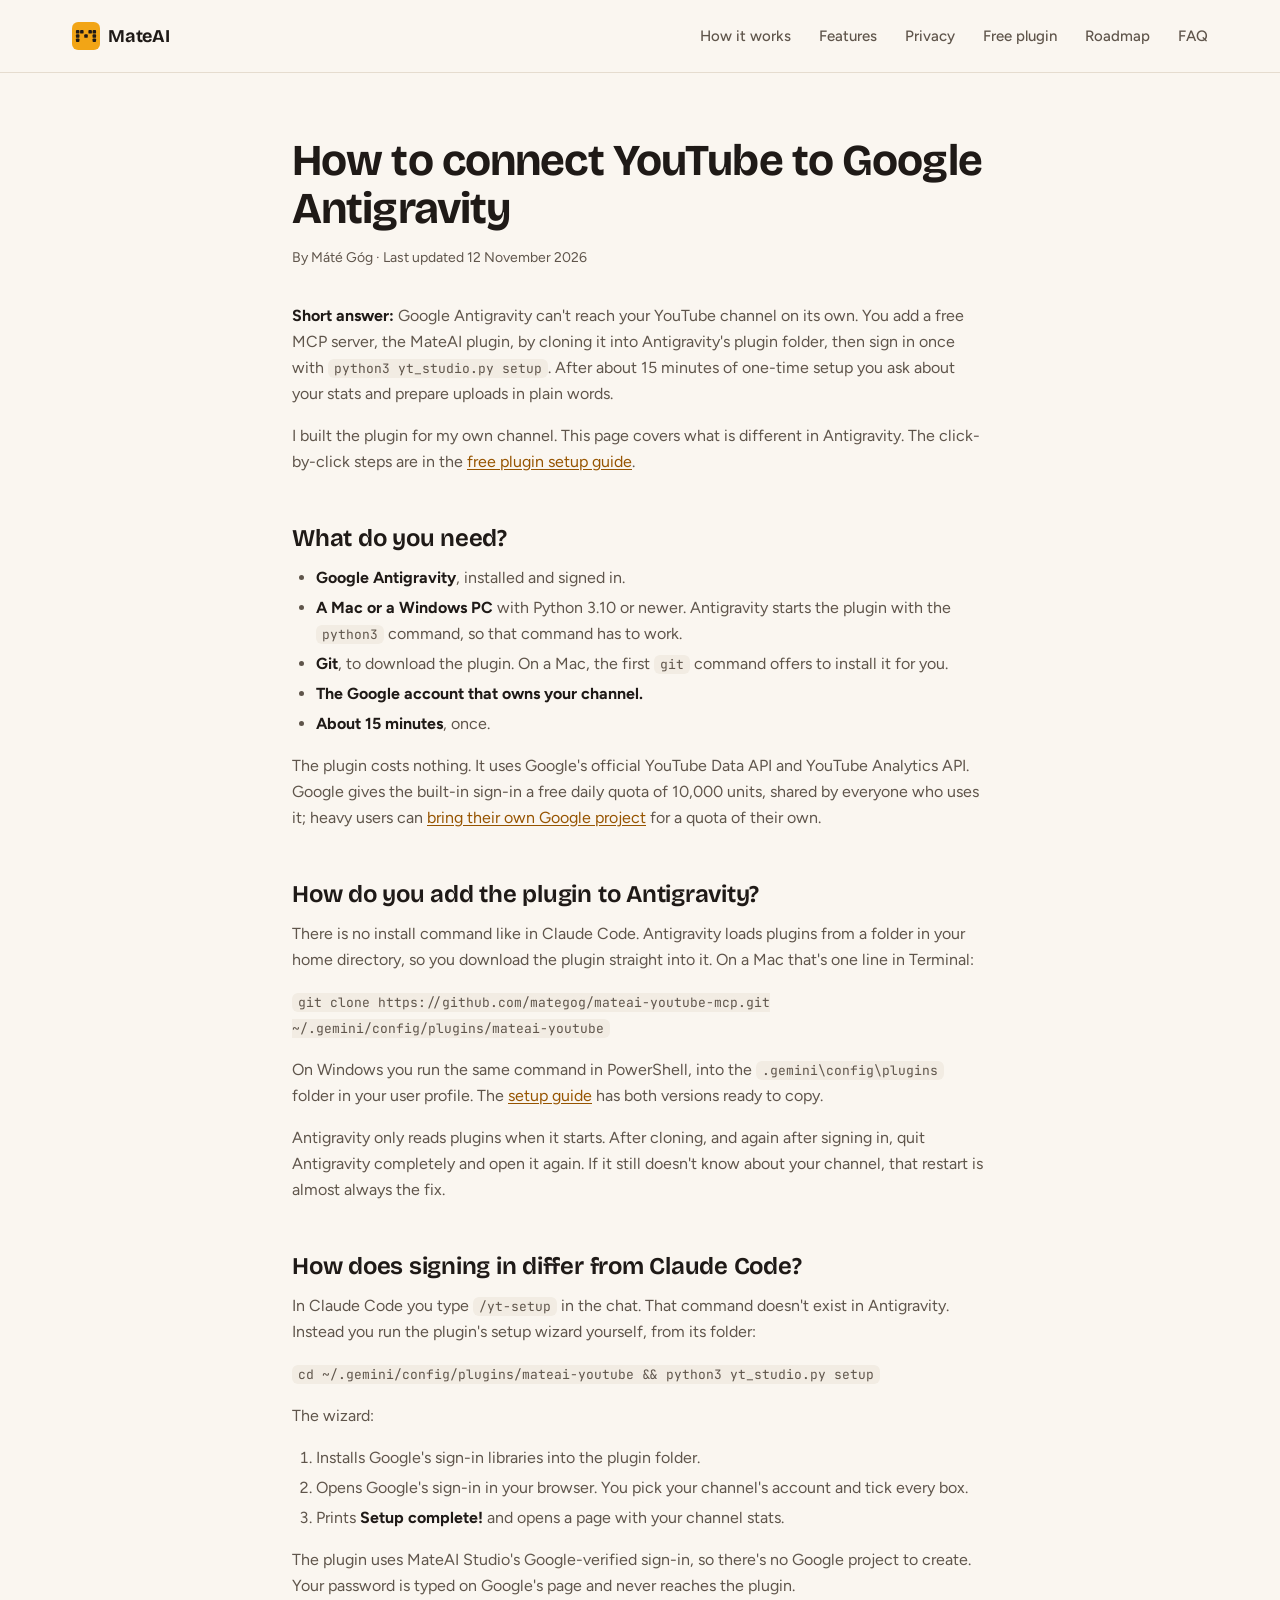
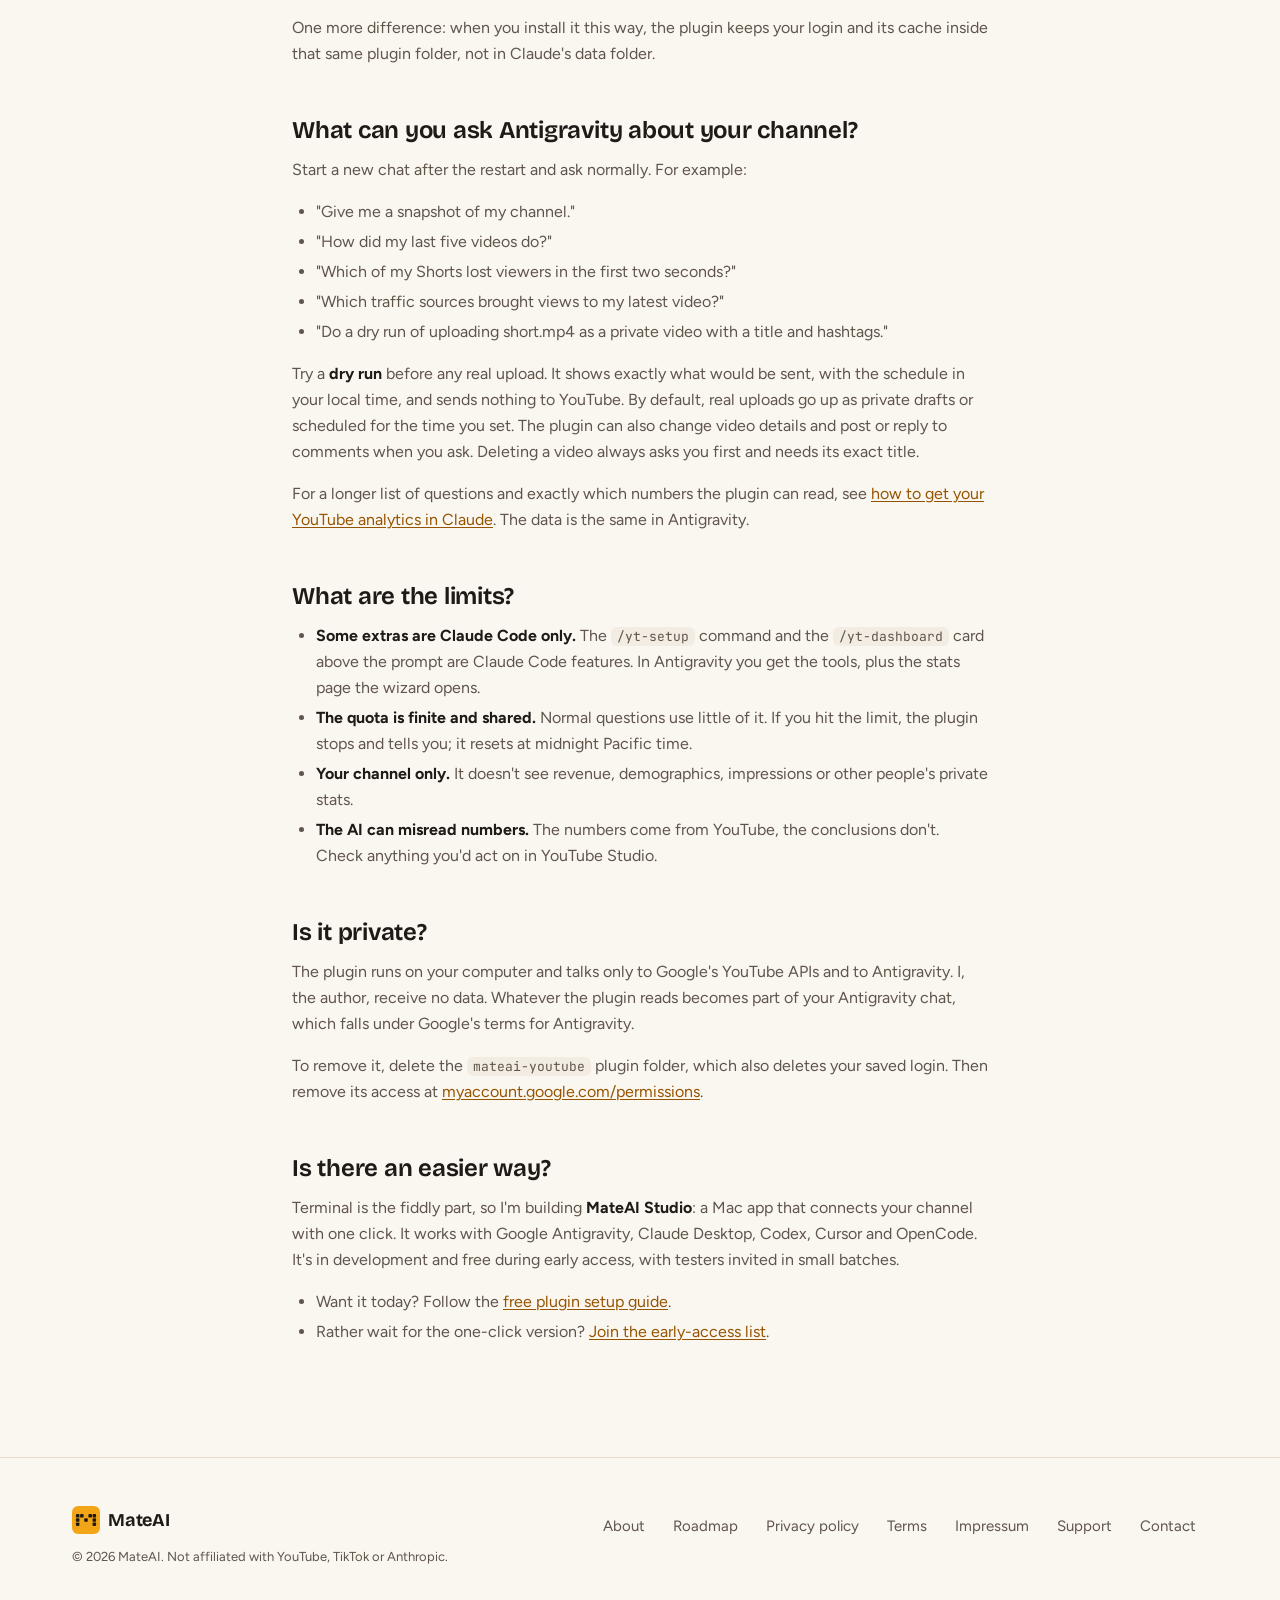
<file: youtube-in-antigravity/index.html>
<!doctype html>
<html lang="en">
  <head>
    <meta charset="UTF-8" />
    <meta name="viewport" content="width=device-width, initial-scale=1.0" />
    <meta name="color-scheme" content="light dark" />
    <meta name="description" content="Connect your YouTube channel to Google Antigravity with a free MCP plugin: how to add it, how sign-in works, what to ask and the limits." />
    <link rel="icon" href="/favicon.svg" type="image/svg+xml" />
    <title>How to connect YouTube to Google Antigravity</title>
    <link rel="canonical" href="https://mateaistudio.com/youtube-in-antigravity/" />
    <meta property="og:type" content="article" />
    <meta property="og:site_name" content="MateAI Studio" />
    <meta property="og:title" content="How to connect YouTube to Google Antigravity" />
    <meta property="og:url" content="https://mateaistudio.com/youtube-in-antigravity/" />
    <meta property="og:description" content="Connect your YouTube channel to Google Antigravity with a free MCP plugin: how to add it, how sign-in works, what to ask and the limits." />
    <meta property="og:image" content="https://mateaistudio.com/og.png" />
    <meta property="article:published_time" content="2026-11-08" />
    <meta property="article:modified_time" content="2026-11-08" />
    <script type="application/ld+json">{"@context":"https://schema.org","@type":"TechArticle","headline":"How to connect YouTube to Google Antigravity","description":"Connect your YouTube channel to Google Antigravity with a free MCP plugin: how to add it, how sign-in works, what to ask and the limits.","author":{"@id":"https://mateaistudio.com/#person","@type":"Person","name":"Máté Góg"},"datePublished":"2026-11-08","dateModified":"2026-11-08","image":"https://mateaistudio.com/og.png","mainEntityOfPage":"https://mateaistudio.com/youtube-in-antigravity/","publisher":{"@id":"https://mateaistudio.com/#person","@type":"Person","name":"Máté Góg"}}</script>
    <script type="module" crossorigin src="/assets/SiteHeader-B455sRiz.js"></script>
    <script type="module" crossorigin src="/assets/LegalPage-BuhxTNK2.js"></script>
    <script type="module" crossorigin src="/assets/article-BTZ8-hNG.js"></script>
    <link rel="stylesheet" crossorigin href="/assets/SiteHeader-CxGatjyQ.css">
    <link rel="stylesheet" crossorigin href="/assets/LegalPage-Cgfm6Iel.css">
  </head>
  <body>
    <div id="root"><div class="site"><a class="skip btn btn-secondary" href="#main">Skip to content</a><header class="site-header"><div class="wrap"><a class="logo" href="/" aria-label="MateAI home"><svg viewBox="0 0 512 512" aria-hidden="true" style="width:28px;height:28px"><rect width="512" height="512" rx="112" fill="#f2a516"></rect><g fill="#1f1a17"><rect x="72" y="148" width="64" height="64" rx="16"></rect><rect x="148" y="148" width="64" height="64" rx="16"></rect><rect x="300" y="148" width="64" height="64" rx="16"></rect><rect x="376" y="148" width="64" height="64" rx="16"></rect><rect x="72" y="224" width="64" height="64" rx="16"></rect><rect x="224" y="224" width="64" height="64" rx="16"></rect><rect x="376" y="224" width="64" height="64" rx="16"></rect><rect x="72" y="300" width="64" height="64" rx="16"></rect><rect x="376" y="300" width="64" height="64" rx="16"></rect></g></svg><span>MateAI</span></a><nav aria-label="Main" style="display:contents"><ul class="site-nav"><li><a href="/#how">How it works</a></li><li><a href="/#features">Features</a></li><li><a href="/#privacy">Privacy</a></li><li><a href="/free-plugin/">Free plugin</a></li><li><a href="/roadmap/">Roadmap</a></li><li><a href="/#faq">FAQ</a></li></ul></nav></div></header><main id="main" class="wrap legal"><h1 id="how-to-connect-youtube-to-google-antigravity">How to connect YouTube to Google Antigravity</h1>
<p class="byline">By Máté Góg · Last updated <time datetime="2026-11-12">12 November 2026</time></p>

<p><strong>Short answer:</strong> Google Antigravity can&#39;t reach your YouTube channel on its own. You add a free MCP server, the MateAI plugin, by cloning it into Antigravity&#39;s plugin folder, then sign in once with <code>python3 yt_studio.py setup</code>. After about 15 minutes of one-time setup you ask about your stats and prepare uploads in plain words.</p>
<p>I built the plugin for my own channel. This page covers what is different in Antigravity. The click-by-click steps are in the <a href="/free-plugin/">free plugin setup guide</a>.</p>
<h2 id="what-do-you-need">What do you need?</h2>
<ul>
<li><strong>Google Antigravity</strong>, installed and signed in.</li>
<li><strong>A Mac or a Windows PC</strong> with Python 3.10 or newer. Antigravity starts the plugin with the <code>python3</code> command, so that command has to work.</li>
<li><strong>Git</strong>, to download the plugin. On a Mac, the first <code>git</code> command offers to install it for you.</li>
<li><strong>The Google account that owns your channel.</strong></li>
<li><strong>About 15 minutes</strong>, once.</li>
</ul>
<p>The plugin costs nothing. It uses Google&#39;s official YouTube Data API and YouTube Analytics API. Google gives the built-in sign-in a free daily quota of 10,000 units, shared by everyone who uses it; heavy users can <a href="https://github.com/mategog/mateai-youtube-mcp#use-your-own-google-cloud-client-optional-own-quota">bring their own Google project</a> for a quota of their own.</p>
<h2 id="how-do-you-add-the-plugin-to-antigravity">How do you add the plugin to Antigravity?</h2>
<p>There is no install command like in Claude Code. Antigravity loads plugins from a folder in your home directory, so you download the plugin straight into it. On a Mac that&#39;s one line in Terminal:</p>
<p><code>git clone https://github.com/mategog/mateai-youtube-mcp.git ~/.gemini/config/plugins/mateai-youtube</code></p>
<p>On Windows you run the same command in PowerShell, into the <code>.gemini\config\plugins</code> folder in your user profile. The <a href="/free-plugin/">setup guide</a> has both versions ready to copy.</p>
<p>Antigravity only reads plugins when it starts. After cloning, and again after signing in, quit Antigravity completely and open it again. If it still doesn&#39;t know about your channel, that restart is almost always the fix.</p>
<h2 id="how-does-signing-in-differ-from-claude-code">How does signing in differ from Claude Code?</h2>
<p>In Claude Code you type <code>/yt-setup</code> in the chat. That command doesn&#39;t exist in Antigravity. Instead you run the plugin&#39;s setup wizard yourself, from its folder:</p>
<p><code>cd ~/.gemini/config/plugins/mateai-youtube &amp;&amp; python3 yt_studio.py setup</code></p>
<p>The wizard:</p>
<ol>
<li>Installs Google&#39;s sign-in libraries into the plugin folder.</li>
<li>Opens Google&#39;s sign-in in your browser. You pick your channel&#39;s account and tick every box.</li>
<li>Prints <strong>Setup complete!</strong> and opens a page with your channel stats.</li>
</ol>
<p>The plugin uses MateAI Studio&#39;s Google-verified sign-in, so there&#39;s no Google project to create. Your password is typed on Google&#39;s page and never reaches the plugin.</p>
<p>One more difference: when you install it this way, the plugin keeps your login and its cache inside that same plugin folder, not in Claude&#39;s data folder.</p>
<h2 id="what-can-you-ask-antigravity-about-your-channel">What can you ask Antigravity about your channel?</h2>
<p>Start a new chat after the restart and ask normally. For example:</p>
<ul>
<li>&quot;Give me a snapshot of my channel.&quot;</li>
<li>&quot;How did my last five videos do?&quot;</li>
<li>&quot;Which of my Shorts lost viewers in the first two seconds?&quot;</li>
<li>&quot;Which traffic sources brought views to my latest video?&quot;</li>
<li>&quot;Do a dry run of uploading short.mp4 as a private video with a title and hashtags.&quot;</li>
</ul>
<p>Try a <strong>dry run</strong> before any real upload. It shows exactly what would be sent, with the schedule in your local time, and sends nothing to YouTube. By default, real uploads go up as private drafts or scheduled for the time you set. The plugin can also change video details and post or reply to comments when you ask. Deleting a video always asks you first and needs its exact title.</p>
<p>For a longer list of questions and exactly which numbers the plugin can read, see <a href="/youtube-analytics-in-claude/">how to get your YouTube analytics in Claude</a>. The data is the same in Antigravity.</p>
<h2 id="what-are-the-limits">What are the limits?</h2>
<ul>
<li><strong>Some extras are Claude Code only.</strong> The <code>/yt-setup</code> command and the <code>/yt-dashboard</code> card above the prompt are Claude Code features. In Antigravity you get the tools, plus the stats page the wizard opens.</li>
<li><strong>The quota is finite and shared.</strong> Normal questions use little of it. If you hit the limit, the plugin stops and tells you; it resets at midnight Pacific time.</li>
<li><strong>Your channel only.</strong> It doesn&#39;t see revenue, demographics, impressions or other people&#39;s private stats.</li>
<li><strong>The AI can misread numbers.</strong> The numbers come from YouTube, the conclusions don&#39;t. Check anything you&#39;d act on in YouTube Studio.</li>
</ul>
<h2 id="is-it-private">Is it private?</h2>
<p>The plugin runs on your computer and talks only to Google&#39;s YouTube APIs and to Antigravity. I, the author, receive no data. Whatever the plugin reads becomes part of your Antigravity chat, which falls under Google&#39;s terms for Antigravity.</p>
<p>To remove it, delete the <code>mateai-youtube</code> plugin folder, which also deletes your saved login. Then remove its access at <a href="https://myaccount.google.com/permissions">myaccount.google.com/permissions</a>.</p>
<h2 id="is-there-an-easier-way">Is there an easier way?</h2>
<p>Terminal is the fiddly part, so I&#39;m building <strong>MateAI Studio</strong>: a Mac app that connects your channel with one click. It works with Google Antigravity, Claude Desktop, Codex, Cursor and OpenCode. It&#39;s in development and free during early access, with testers invited in small batches.</p>
<ul>
<li>Want it today? Follow the <a href="/free-plugin/">free plugin setup guide</a>.</li>
<li>Rather wait for the one-click version? <a href="/#early-access">Join the early-access list</a>.</li>
</ul>
</main><footer class="site-footer"><div class="wrap"><div><a class="logo" href="/" aria-label="MateAI home"><svg viewBox="0 0 512 512" aria-hidden="true" style="width:28px;height:28px"><rect width="512" height="512" rx="112" fill="#f2a516"></rect><g fill="#1f1a17"><rect x="72" y="148" width="64" height="64" rx="16"></rect><rect x="148" y="148" width="64" height="64" rx="16"></rect><rect x="300" y="148" width="64" height="64" rx="16"></rect><rect x="376" y="148" width="64" height="64" rx="16"></rect><rect x="72" y="224" width="64" height="64" rx="16"></rect><rect x="224" y="224" width="64" height="64" rx="16"></rect><rect x="376" y="224" width="64" height="64" rx="16"></rect><rect x="72" y="300" width="64" height="64" rx="16"></rect><rect x="376" y="300" width="64" height="64" rx="16"></rect></g></svg><span>MateAI</span></a><p class="fine">© 2026 MateAI. Not affiliated with YouTube, TikTok or Anthropic.</p></div><nav aria-label="Footer"><ul class="footer-links"><li><a href="/about/">About</a></li><li><a href="/roadmap/">Roadmap</a></li><li><a href="/privacy">Privacy policy</a></li><li><a href="/terms/">Terms</a></li><li><a href="/impressum/">Impressum</a></li><li><a href="/free-plugin/#support">Support</a></li><li><a href="mailto:gog.mate@gmail.com">Contact</a></li></ul></nav></div></footer></div></div>
  </body>
</html>
</file>
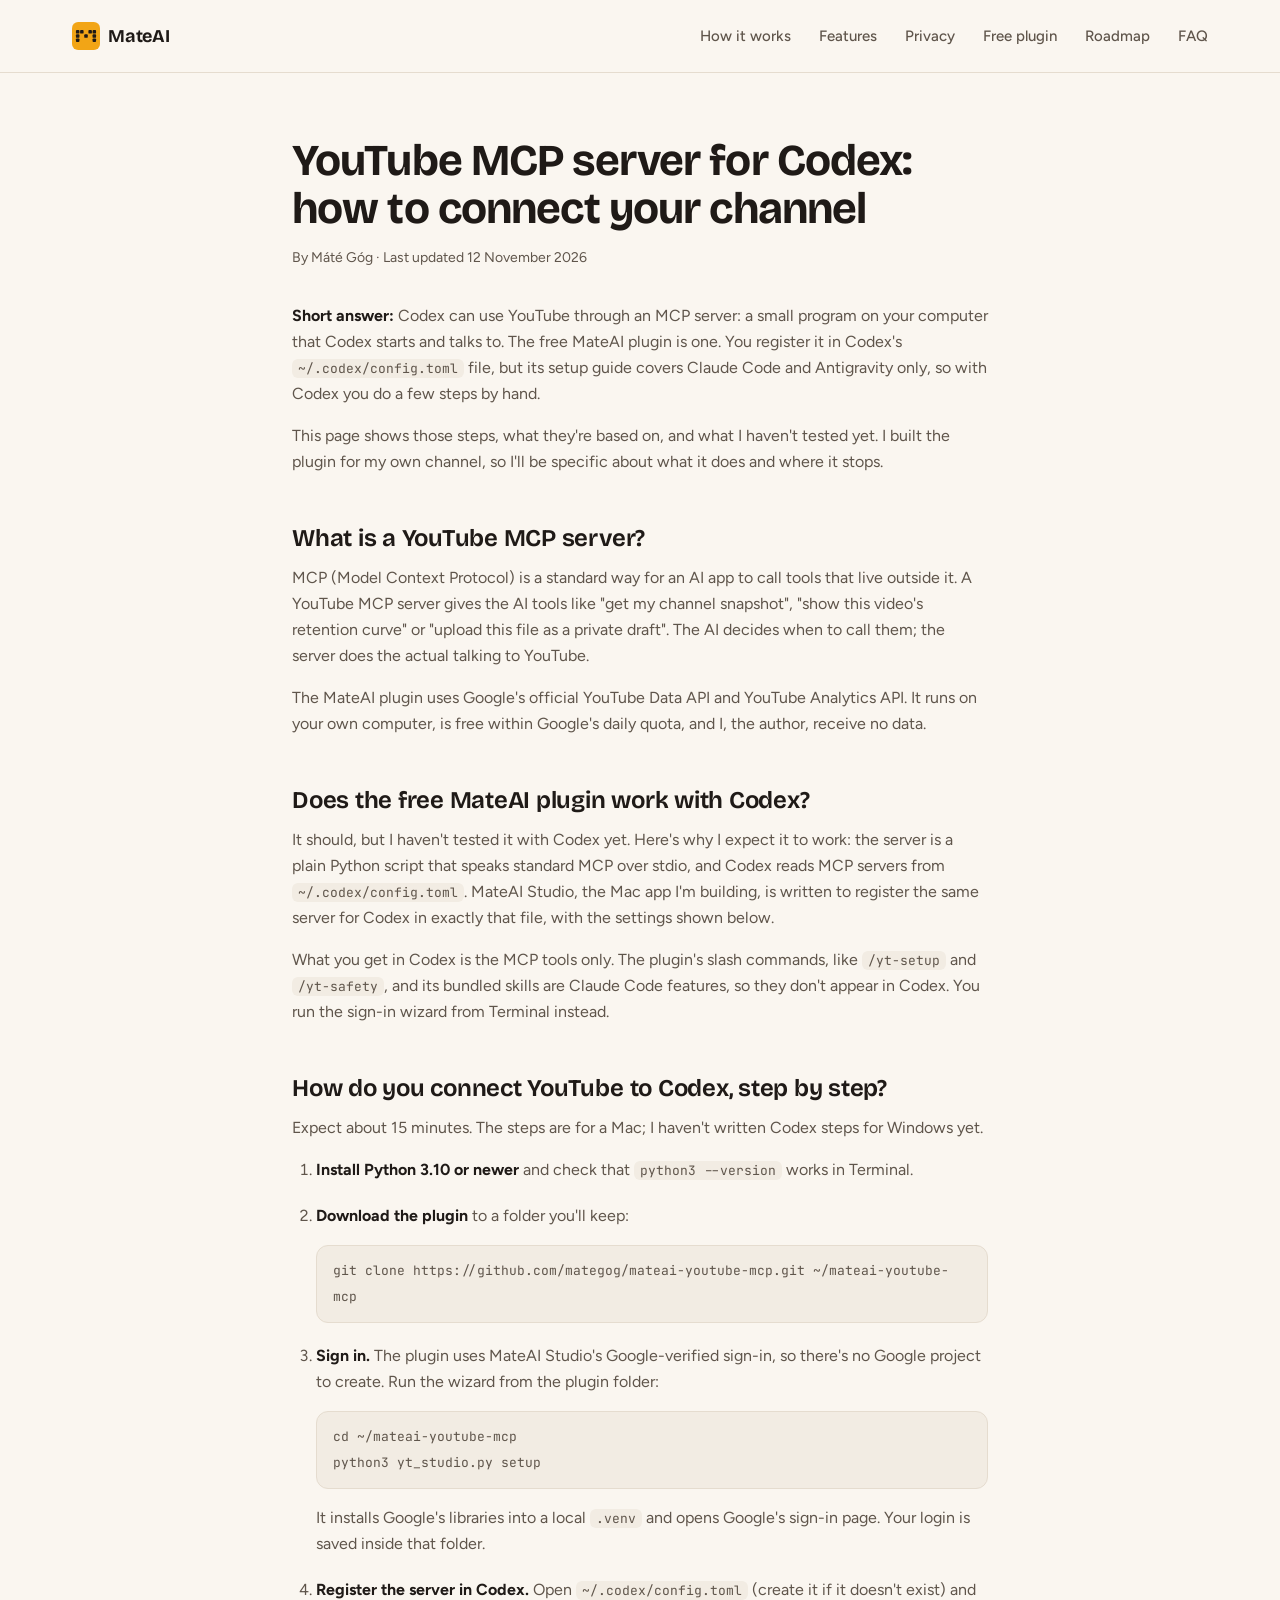
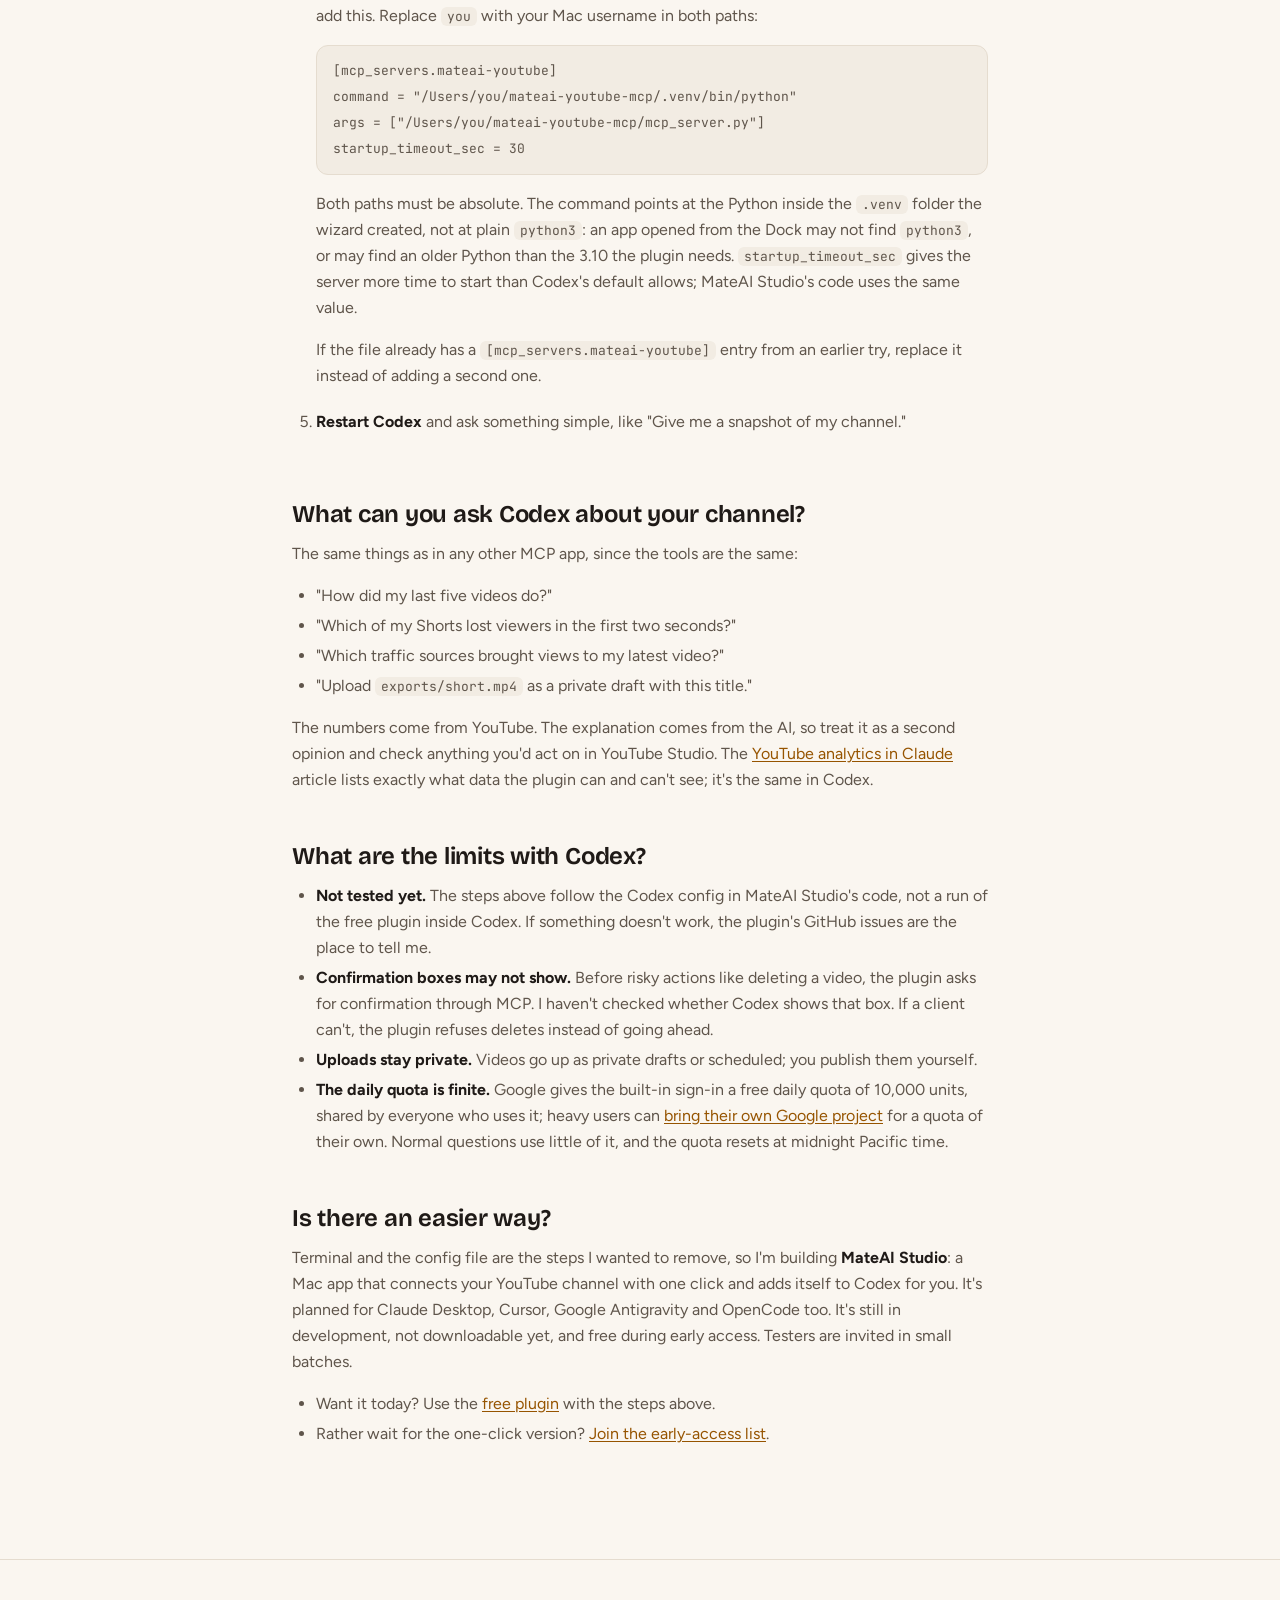
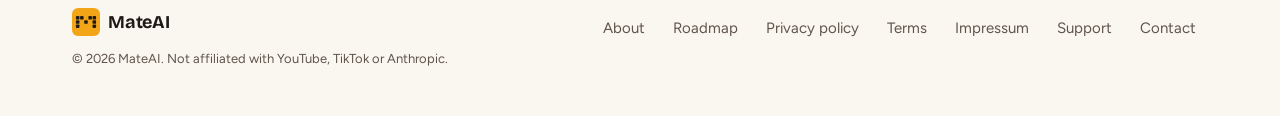
<file: youtube-mcp-codex/index.html>
<!doctype html>
<html lang="en">
  <head>
    <meta charset="UTF-8" />
    <meta name="viewport" content="width=device-width, initial-scale=1.0" />
    <meta name="color-scheme" content="light dark" />
    <meta name="description" content="Connect YouTube to Codex with the free MateAI MCP server: the config.toml entry, the Google setup it still needs, and what isn't tested yet." />
    <link rel="icon" href="/favicon.svg" type="image/svg+xml" />
    <title>YouTube MCP server for Codex: how to connect your channel</title>
    <link rel="canonical" href="https://mateaistudio.com/youtube-mcp-codex/" />
    <meta property="og:type" content="article" />
    <meta property="og:site_name" content="MateAI Studio" />
    <meta property="og:title" content="YouTube MCP server for Codex: how to connect your channel" />
    <meta property="og:url" content="https://mateaistudio.com/youtube-mcp-codex/" />
    <meta property="og:description" content="Connect YouTube to Codex with the free MateAI MCP server: the config.toml entry, the Google setup it still needs, and what isn't tested yet." />
    <meta property="og:image" content="https://mateaistudio.com/og.png" />
    <meta property="article:published_time" content="2026-11-08" />
    <meta property="article:modified_time" content="2026-11-08" />
    <script type="application/ld+json">{"@context":"https://schema.org","@type":"TechArticle","headline":"YouTube MCP server for Codex: how to connect your channel","description":"Connect YouTube to Codex with the free MateAI MCP server: the config.toml entry, the Google setup it still needs, and what isn't tested yet.","author":{"@id":"https://mateaistudio.com/#person","@type":"Person","name":"Máté Góg"},"datePublished":"2026-11-08","dateModified":"2026-11-08","image":"https://mateaistudio.com/og.png","mainEntityOfPage":"https://mateaistudio.com/youtube-mcp-codex/","publisher":{"@id":"https://mateaistudio.com/#person","@type":"Person","name":"Máté Góg"}}</script>
    <script type="module" crossorigin src="/assets/SiteHeader-B455sRiz.js"></script>
    <script type="module" crossorigin src="/assets/LegalPage-BuhxTNK2.js"></script>
    <script type="module" crossorigin src="/assets/article-BTZ8-hNG.js"></script>
    <link rel="stylesheet" crossorigin href="/assets/SiteHeader-CxGatjyQ.css">
    <link rel="stylesheet" crossorigin href="/assets/LegalPage-Cgfm6Iel.css">
  </head>
  <body>
    <div id="root"><div class="site"><a class="skip btn btn-secondary" href="#main">Skip to content</a><header class="site-header"><div class="wrap"><a class="logo" href="/" aria-label="MateAI home"><svg viewBox="0 0 512 512" aria-hidden="true" style="width:28px;height:28px"><rect width="512" height="512" rx="112" fill="#f2a516"></rect><g fill="#1f1a17"><rect x="72" y="148" width="64" height="64" rx="16"></rect><rect x="148" y="148" width="64" height="64" rx="16"></rect><rect x="300" y="148" width="64" height="64" rx="16"></rect><rect x="376" y="148" width="64" height="64" rx="16"></rect><rect x="72" y="224" width="64" height="64" rx="16"></rect><rect x="224" y="224" width="64" height="64" rx="16"></rect><rect x="376" y="224" width="64" height="64" rx="16"></rect><rect x="72" y="300" width="64" height="64" rx="16"></rect><rect x="376" y="300" width="64" height="64" rx="16"></rect></g></svg><span>MateAI</span></a><nav aria-label="Main" style="display:contents"><ul class="site-nav"><li><a href="/#how">How it works</a></li><li><a href="/#features">Features</a></li><li><a href="/#privacy">Privacy</a></li><li><a href="/free-plugin/">Free plugin</a></li><li><a href="/roadmap/">Roadmap</a></li><li><a href="/#faq">FAQ</a></li></ul></nav></div></header><main id="main" class="wrap legal"><h1 id="youtube-mcp-server-for-codex-how-to-connect-your-channel">YouTube MCP server for Codex: how to connect your channel</h1>
<p class="byline">By Máté Góg · Last updated <time datetime="2026-11-12">12 November 2026</time></p>

<p><strong>Short answer:</strong> Codex can use YouTube through an MCP server: a small program on your computer that Codex starts and talks to. The free MateAI plugin is one. You register it in Codex&#39;s <code>~/.codex/config.toml</code> file, but its setup guide covers Claude Code and Antigravity only, so with Codex you do a few steps by hand.</p>
<p>This page shows those steps, what they&#39;re based on, and what I haven&#39;t tested yet. I built the plugin for my own channel, so I&#39;ll be specific about what it does and where it stops.</p>
<h2 id="what-is-a-youtube-mcp-server">What is a YouTube MCP server?</h2>
<p>MCP (Model Context Protocol) is a standard way for an AI app to call tools that live outside it. A YouTube MCP server gives the AI tools like &quot;get my channel snapshot&quot;, &quot;show this video&#39;s retention curve&quot; or &quot;upload this file as a private draft&quot;. The AI decides when to call them; the server does the actual talking to YouTube.</p>
<p>The MateAI plugin uses Google&#39;s official YouTube Data API and YouTube Analytics API. It runs on your own computer, is free within Google&#39;s daily quota, and I, the author, receive no data.</p>
<h2 id="does-the-free-mateai-plugin-work-with-codex">Does the free MateAI plugin work with Codex?</h2>
<p>It should, but I haven&#39;t tested it with Codex yet. Here&#39;s why I expect it to work: the server is a plain Python script that speaks standard MCP over stdio, and Codex reads MCP servers from <code>~/.codex/config.toml</code>. MateAI Studio, the Mac app I&#39;m building, is written to register the same server for Codex in exactly that file, with the settings shown below.</p>
<p>What you get in Codex is the MCP tools only. The plugin&#39;s slash commands, like <code>/yt-setup</code> and <code>/yt-safety</code>, and its bundled skills are Claude Code features, so they don&#39;t appear in Codex. You run the sign-in wizard from Terminal instead.</p>
<h2 id="how-do-you-connect-youtube-to-codex-step-by-step">How do you connect YouTube to Codex, step by step?</h2>
<p>Expect about 15 minutes. The steps are for a Mac; I haven&#39;t written Codex steps for Windows yet.</p>
<ol>
<li><p><strong>Install Python 3.10 or newer</strong> and check that <code>python3 --version</code> works in Terminal.</p>
</li>
<li><p><strong>Download the plugin</strong> to a folder you&#39;ll keep:</p>
<pre><code class="language-bash">git clone https://github.com/mategog/mateai-youtube-mcp.git ~/mateai-youtube-mcp
</code></pre>
</li>
<li><p><strong>Sign in.</strong> The plugin uses MateAI Studio&#39;s Google-verified sign-in, so there&#39;s no Google project to create. Run the wizard from the plugin folder:</p>
<pre><code class="language-bash">cd ~/mateai-youtube-mcp
python3 yt_studio.py setup
</code></pre>
<p>It installs Google&#39;s libraries into a local <code>.venv</code> and opens Google&#39;s sign-in page. Your login is saved inside that folder.</p>
</li>
<li><p><strong>Register the server in Codex.</strong> Open <code>~/.codex/config.toml</code> (create it if it doesn&#39;t exist) and add this. Replace <code>you</code> with your Mac username in both paths:</p>
<pre><code class="language-toml">[mcp_servers.mateai-youtube]
command = &quot;/Users/you/mateai-youtube-mcp/.venv/bin/python&quot;
args = [&quot;/Users/you/mateai-youtube-mcp/mcp_server.py&quot;]
startup_timeout_sec = 30
</code></pre>
<p>Both paths must be absolute. The command points at the Python inside the <code>.venv</code> folder the wizard created, not at plain <code>python3</code>: an app opened from the Dock may not find <code>python3</code>, or may find an older Python than the 3.10 the plugin needs. <code>startup_timeout_sec</code> gives the server more time to start than Codex&#39;s default allows; MateAI Studio&#39;s code uses the same value.</p>
<p>If the file already has a <code>[mcp_servers.mateai-youtube]</code> entry from an earlier try, replace it instead of adding a second one.</p>
</li>
<li><p><strong>Restart Codex</strong> and ask something simple, like &quot;Give me a snapshot of my channel.&quot;</p>
</li>
</ol>
<h2 id="what-can-you-ask-codex-about-your-channel">What can you ask Codex about your channel?</h2>
<p>The same things as in any other MCP app, since the tools are the same:</p>
<ul>
<li>&quot;How did my last five videos do?&quot;</li>
<li>&quot;Which of my Shorts lost viewers in the first two seconds?&quot;</li>
<li>&quot;Which traffic sources brought views to my latest video?&quot;</li>
<li>&quot;Upload <code>exports/short.mp4</code> as a private draft with this title.&quot;</li>
</ul>
<p>The numbers come from YouTube. The explanation comes from the AI, so treat it as a second opinion and check anything you&#39;d act on in YouTube Studio. The <a href="/youtube-analytics-in-claude/">YouTube analytics in Claude</a> article lists exactly what data the plugin can and can&#39;t see; it&#39;s the same in Codex.</p>
<h2 id="what-are-the-limits-with-codex">What are the limits with Codex?</h2>
<ul>
<li><strong>Not tested yet.</strong> The steps above follow the Codex config in MateAI Studio&#39;s code, not a run of the free plugin inside Codex. If something doesn&#39;t work, the plugin&#39;s GitHub issues are the place to tell me.</li>
<li><strong>Confirmation boxes may not show.</strong> Before risky actions like deleting a video, the plugin asks for confirmation through MCP. I haven&#39;t checked whether Codex shows that box. If a client can&#39;t, the plugin refuses deletes instead of going ahead.</li>
<li><strong>Uploads stay private.</strong> Videos go up as private drafts or scheduled; you publish them yourself.</li>
<li><strong>The daily quota is finite.</strong> Google gives the built-in sign-in a free daily quota of 10,000 units, shared by everyone who uses it; heavy users can <a href="https://github.com/mategog/mateai-youtube-mcp#use-your-own-google-cloud-client-optional-own-quota">bring their own Google project</a> for a quota of their own. Normal questions use little of it, and the quota resets at midnight Pacific time.</li>
</ul>
<h2 id="is-there-an-easier-way">Is there an easier way?</h2>
<p>Terminal and the config file are the steps I wanted to remove, so I&#39;m building <strong>MateAI Studio</strong>: a Mac app that connects your YouTube channel with one click and adds itself to Codex for you. It&#39;s planned for Claude Desktop, Cursor, Google Antigravity and OpenCode too. It&#39;s still in development, not downloadable yet, and free during early access. Testers are invited in small batches.</p>
<ul>
<li>Want it today? Use the <a href="/free-plugin/">free plugin</a> with the steps above.</li>
<li>Rather wait for the one-click version? <a href="/#early-access">Join the early-access list</a>.</li>
</ul>
</main><footer class="site-footer"><div class="wrap"><div><a class="logo" href="/" aria-label="MateAI home"><svg viewBox="0 0 512 512" aria-hidden="true" style="width:28px;height:28px"><rect width="512" height="512" rx="112" fill="#f2a516"></rect><g fill="#1f1a17"><rect x="72" y="148" width="64" height="64" rx="16"></rect><rect x="148" y="148" width="64" height="64" rx="16"></rect><rect x="300" y="148" width="64" height="64" rx="16"></rect><rect x="376" y="148" width="64" height="64" rx="16"></rect><rect x="72" y="224" width="64" height="64" rx="16"></rect><rect x="224" y="224" width="64" height="64" rx="16"></rect><rect x="376" y="224" width="64" height="64" rx="16"></rect><rect x="72" y="300" width="64" height="64" rx="16"></rect><rect x="376" y="300" width="64" height="64" rx="16"></rect></g></svg><span>MateAI</span></a><p class="fine">© 2026 MateAI. Not affiliated with YouTube, TikTok or Anthropic.</p></div><nav aria-label="Footer"><ul class="footer-links"><li><a href="/about/">About</a></li><li><a href="/roadmap/">Roadmap</a></li><li><a href="/privacy">Privacy policy</a></li><li><a href="/terms/">Terms</a></li><li><a href="/impressum/">Impressum</a></li><li><a href="/free-plugin/#support">Support</a></li><li><a href="mailto:gog.mate@gmail.com">Contact</a></li></ul></nav></div></footer></div></div>
  </body>
</html>
</file>
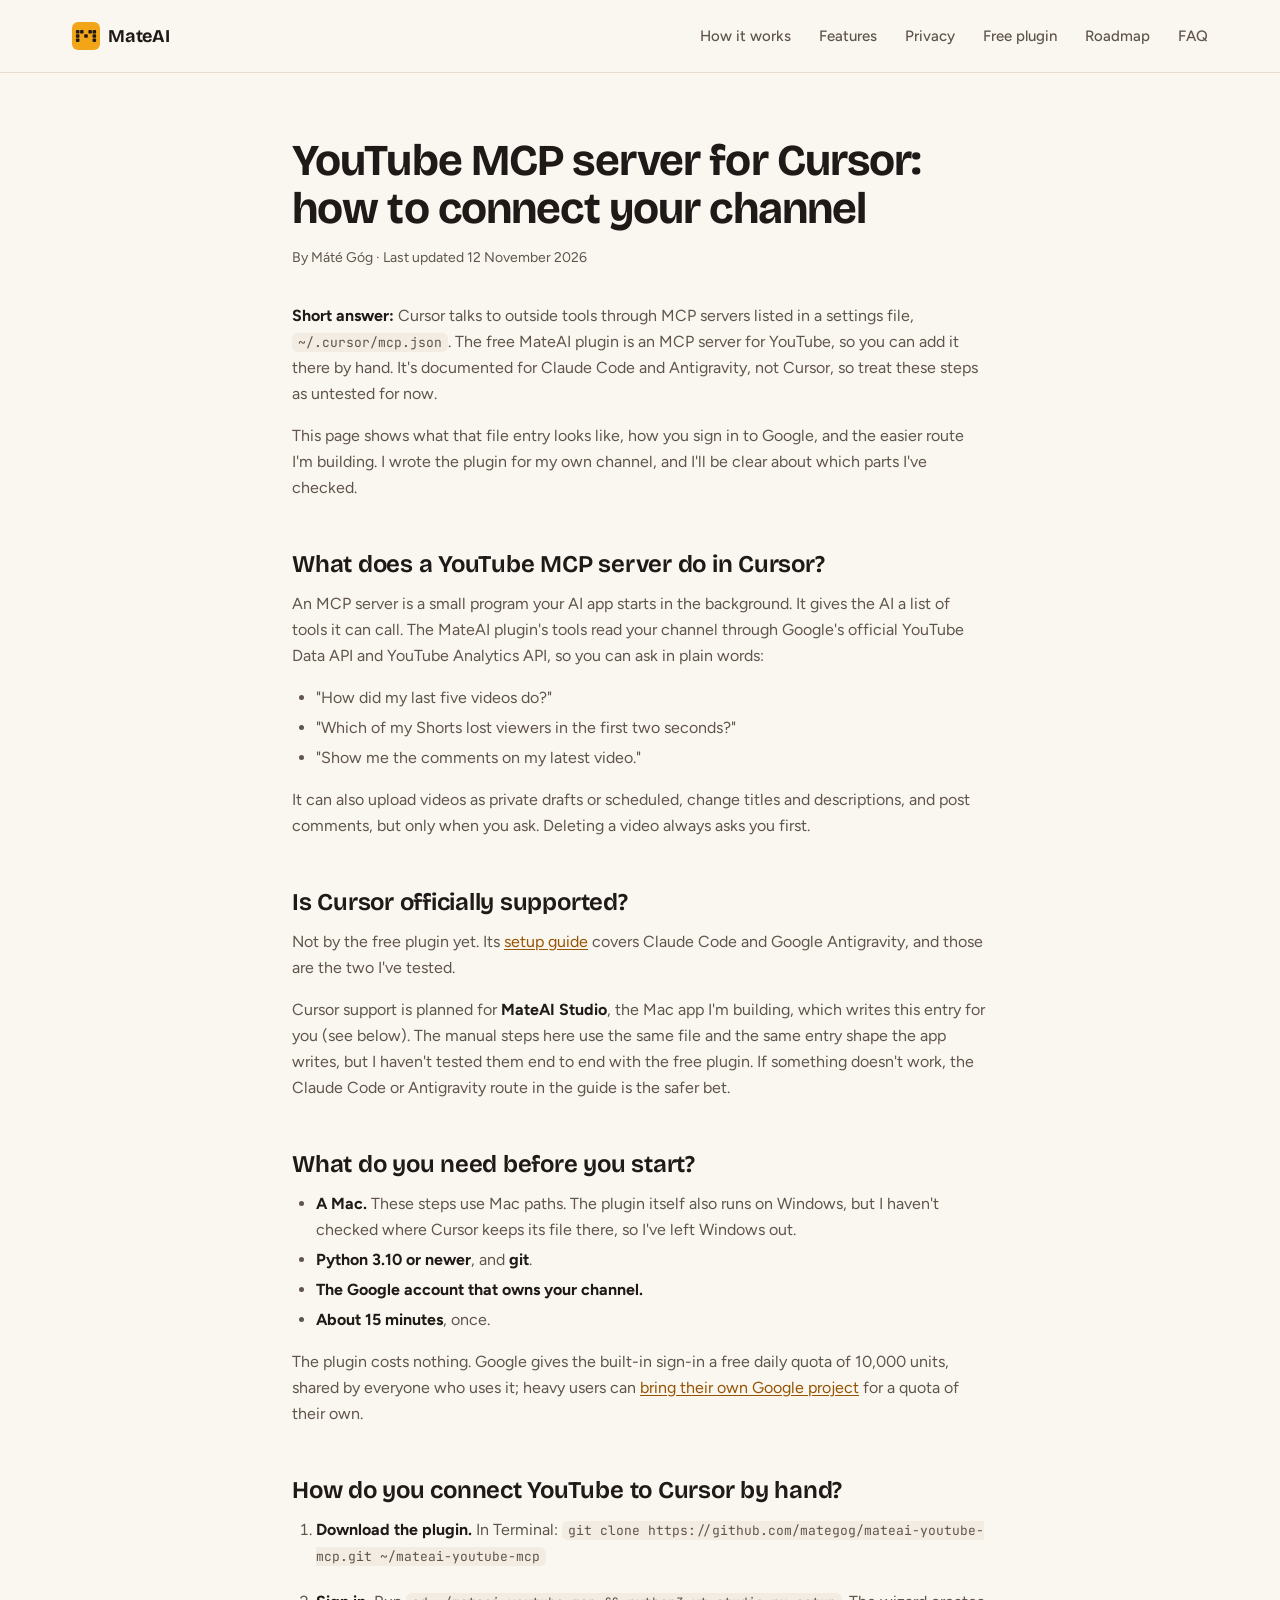
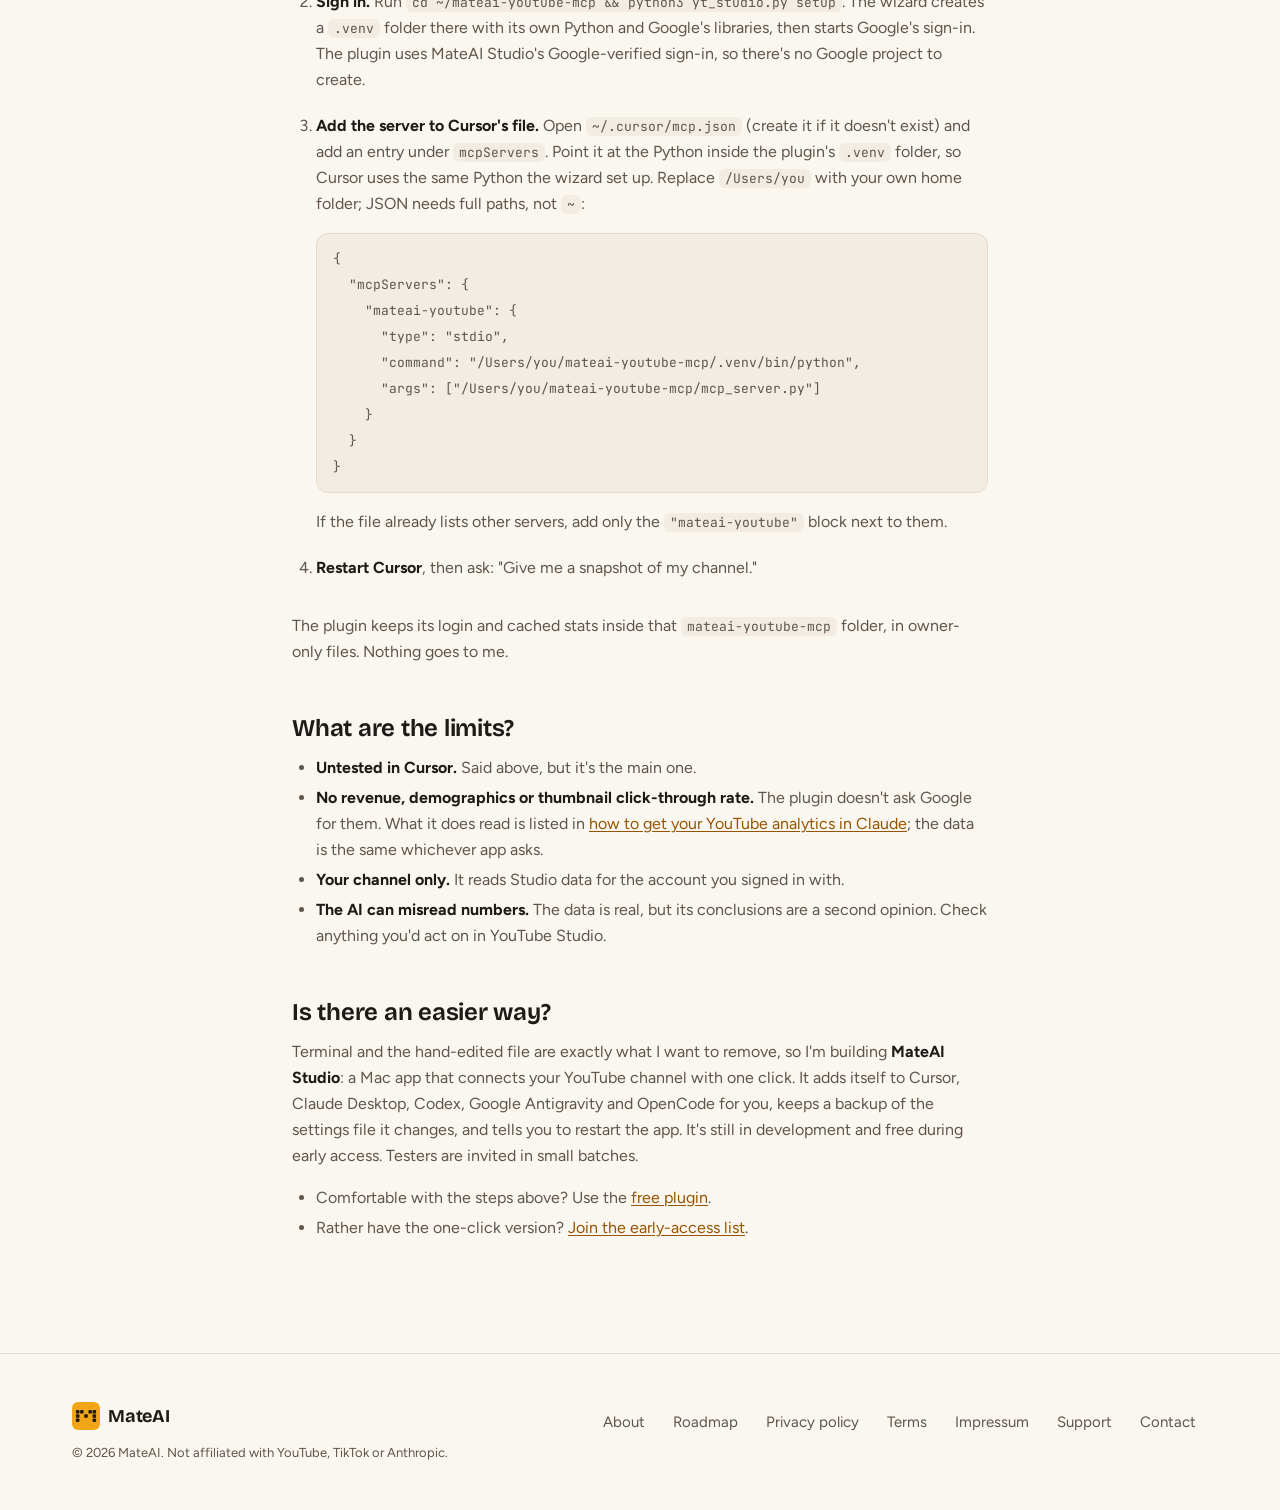
<file: youtube-mcp-cursor/index.html>
<!doctype html>
<html lang="en">
  <head>
    <meta charset="UTF-8" />
    <meta name="viewport" content="width=device-width, initial-scale=1.0" />
    <meta name="color-scheme" content="light dark" />
    <meta name="description" content="Add the free MateAI YouTube MCP server to Cursor by hand: the mcp.json entry, the Google setup you still need, and what's not tested yet." />
    <link rel="icon" href="/favicon.svg" type="image/svg+xml" />
    <title>YouTube MCP server for Cursor: how to connect your channel</title>
    <link rel="canonical" href="https://mateaistudio.com/youtube-mcp-cursor/" />
    <meta property="og:type" content="article" />
    <meta property="og:site_name" content="MateAI Studio" />
    <meta property="og:title" content="YouTube MCP server for Cursor: how to connect your channel" />
    <meta property="og:url" content="https://mateaistudio.com/youtube-mcp-cursor/" />
    <meta property="og:description" content="Add the free MateAI YouTube MCP server to Cursor by hand: the mcp.json entry, the Google setup you still need, and what's not tested yet." />
    <meta property="og:image" content="https://mateaistudio.com/og.png" />
    <meta property="article:published_time" content="2026-11-08" />
    <meta property="article:modified_time" content="2026-11-08" />
    <script type="application/ld+json">{"@context":"https://schema.org","@type":"TechArticle","headline":"YouTube MCP server for Cursor: how to connect your channel","description":"Add the free MateAI YouTube MCP server to Cursor by hand: the mcp.json entry, the Google setup you still need, and what's not tested yet.","author":{"@id":"https://mateaistudio.com/#person","@type":"Person","name":"Máté Góg"},"datePublished":"2026-11-08","dateModified":"2026-11-08","image":"https://mateaistudio.com/og.png","mainEntityOfPage":"https://mateaistudio.com/youtube-mcp-cursor/","publisher":{"@id":"https://mateaistudio.com/#person","@type":"Person","name":"Máté Góg"}}</script>
    <script type="module" crossorigin src="/assets/SiteHeader-B455sRiz.js"></script>
    <script type="module" crossorigin src="/assets/LegalPage-BuhxTNK2.js"></script>
    <script type="module" crossorigin src="/assets/article-BTZ8-hNG.js"></script>
    <link rel="stylesheet" crossorigin href="/assets/SiteHeader-CxGatjyQ.css">
    <link rel="stylesheet" crossorigin href="/assets/LegalPage-Cgfm6Iel.css">
  </head>
  <body>
    <div id="root"><div class="site"><a class="skip btn btn-secondary" href="#main">Skip to content</a><header class="site-header"><div class="wrap"><a class="logo" href="/" aria-label="MateAI home"><svg viewBox="0 0 512 512" aria-hidden="true" style="width:28px;height:28px"><rect width="512" height="512" rx="112" fill="#f2a516"></rect><g fill="#1f1a17"><rect x="72" y="148" width="64" height="64" rx="16"></rect><rect x="148" y="148" width="64" height="64" rx="16"></rect><rect x="300" y="148" width="64" height="64" rx="16"></rect><rect x="376" y="148" width="64" height="64" rx="16"></rect><rect x="72" y="224" width="64" height="64" rx="16"></rect><rect x="224" y="224" width="64" height="64" rx="16"></rect><rect x="376" y="224" width="64" height="64" rx="16"></rect><rect x="72" y="300" width="64" height="64" rx="16"></rect><rect x="376" y="300" width="64" height="64" rx="16"></rect></g></svg><span>MateAI</span></a><nav aria-label="Main" style="display:contents"><ul class="site-nav"><li><a href="/#how">How it works</a></li><li><a href="/#features">Features</a></li><li><a href="/#privacy">Privacy</a></li><li><a href="/free-plugin/">Free plugin</a></li><li><a href="/roadmap/">Roadmap</a></li><li><a href="/#faq">FAQ</a></li></ul></nav></div></header><main id="main" class="wrap legal"><h1 id="youtube-mcp-server-for-cursor-how-to-connect-your-channel">YouTube MCP server for Cursor: how to connect your channel</h1>
<p class="byline">By Máté Góg · Last updated <time datetime="2026-11-12">12 November 2026</time></p>

<p><strong>Short answer:</strong> Cursor talks to outside tools through MCP servers listed in a settings file, <code>~/.cursor/mcp.json</code>. The free MateAI plugin is an MCP server for YouTube, so you can add it there by hand. It&#39;s documented for Claude Code and Antigravity, not Cursor, so treat these steps as untested for now.</p>
<p>This page shows what that file entry looks like, how you sign in to Google, and the easier route I&#39;m building. I wrote the plugin for my own channel, and I&#39;ll be clear about which parts I&#39;ve checked.</p>
<h2 id="what-does-a-youtube-mcp-server-do-in-cursor">What does a YouTube MCP server do in Cursor?</h2>
<p>An MCP server is a small program your AI app starts in the background. It gives the AI a list of tools it can call. The MateAI plugin&#39;s tools read your channel through Google&#39;s official YouTube Data API and YouTube Analytics API, so you can ask in plain words:</p>
<ul>
<li>&quot;How did my last five videos do?&quot;</li>
<li>&quot;Which of my Shorts lost viewers in the first two seconds?&quot;</li>
<li>&quot;Show me the comments on my latest video.&quot;</li>
</ul>
<p>It can also upload videos as private drafts or scheduled, change titles and descriptions, and post comments, but only when you ask. Deleting a video always asks you first.</p>
<h2 id="is-cursor-officially-supported">Is Cursor officially supported?</h2>
<p>Not by the free plugin yet. Its <a href="/free-plugin/">setup guide</a> covers Claude Code and Google Antigravity, and those are the two I&#39;ve tested.</p>
<p>Cursor support is planned for <strong>MateAI Studio</strong>, the Mac app I&#39;m building, which writes this entry for you (see below). The manual steps here use the same file and the same entry shape the app writes, but I haven&#39;t tested them end to end with the free plugin. If something doesn&#39;t work, the Claude Code or Antigravity route in the guide is the safer bet.</p>
<h2 id="what-do-you-need-before-you-start">What do you need before you start?</h2>
<ul>
<li><strong>A Mac.</strong> These steps use Mac paths. The plugin itself also runs on Windows, but I haven&#39;t checked where Cursor keeps its file there, so I&#39;ve left Windows out.</li>
<li><strong>Python 3.10 or newer</strong>, and <strong>git</strong>.</li>
<li><strong>The Google account that owns your channel.</strong></li>
<li><strong>About 15 minutes</strong>, once.</li>
</ul>
<p>The plugin costs nothing. Google gives the built-in sign-in a free daily quota of 10,000 units, shared by everyone who uses it; heavy users can <a href="https://github.com/mategog/mateai-youtube-mcp#use-your-own-google-cloud-client-optional-own-quota">bring their own Google project</a> for a quota of their own.</p>
<h2 id="how-do-you-connect-youtube-to-cursor-by-hand">How do you connect YouTube to Cursor by hand?</h2>
<ol>
<li><p><strong>Download the plugin.</strong> In Terminal:
<code>git clone https://github.com/mategog/mateai-youtube-mcp.git ~/mateai-youtube-mcp</code></p>
</li>
<li><p><strong>Sign in.</strong> Run <code>cd ~/mateai-youtube-mcp &amp;&amp; python3 yt_studio.py setup</code>. The wizard creates a <code>.venv</code> folder there with its own Python and Google&#39;s libraries, then starts Google&#39;s sign-in. The plugin uses MateAI Studio&#39;s Google-verified sign-in, so there&#39;s no Google project to create.</p>
</li>
<li><p><strong>Add the server to Cursor&#39;s file.</strong> Open <code>~/.cursor/mcp.json</code> (create it if it doesn&#39;t exist) and add an entry under <code>mcpServers</code>. Point it at the Python inside the plugin&#39;s <code>.venv</code> folder, so Cursor uses the same Python the wizard set up. Replace <code>/Users/you</code> with your own home folder; JSON needs full paths, not <code>~</code>:</p>
<pre><code class="language-json">{
  &quot;mcpServers&quot;: {
    &quot;mateai-youtube&quot;: {
      &quot;type&quot;: &quot;stdio&quot;,
      &quot;command&quot;: &quot;/Users/you/mateai-youtube-mcp/.venv/bin/python&quot;,
      &quot;args&quot;: [&quot;/Users/you/mateai-youtube-mcp/mcp_server.py&quot;]
    }
  }
}
</code></pre>
<p>If the file already lists other servers, add only the <code>&quot;mateai-youtube&quot;</code> block next to them.</p>
</li>
<li><p><strong>Restart Cursor</strong>, then ask: &quot;Give me a snapshot of my channel.&quot;</p>
</li>
</ol>
<p>The plugin keeps its login and cached stats inside that <code>mateai-youtube-mcp</code> folder, in owner-only files. Nothing goes to me.</p>
<h2 id="what-are-the-limits">What are the limits?</h2>
<ul>
<li><strong>Untested in Cursor.</strong> Said above, but it&#39;s the main one.</li>
<li><strong>No revenue, demographics or thumbnail click-through rate.</strong> The plugin doesn&#39;t ask Google for them. What it does read is listed in <a href="/youtube-analytics-in-claude/">how to get your YouTube analytics in Claude</a>; the data is the same whichever app asks.</li>
<li><strong>Your channel only.</strong> It reads Studio data for the account you signed in with.</li>
<li><strong>The AI can misread numbers.</strong> The data is real, but its conclusions are a second opinion. Check anything you&#39;d act on in YouTube Studio.</li>
</ul>
<h2 id="is-there-an-easier-way">Is there an easier way?</h2>
<p>Terminal and the hand-edited file are exactly what I want to remove, so I&#39;m building <strong>MateAI Studio</strong>: a Mac app that connects your YouTube channel with one click. It adds itself to Cursor, Claude Desktop, Codex, Google Antigravity and OpenCode for you, keeps a backup of the settings file it changes, and tells you to restart the app. It&#39;s still in development and free during early access. Testers are invited in small batches.</p>
<ul>
<li>Comfortable with the steps above? Use the <a href="/free-plugin/">free plugin</a>.</li>
<li>Rather have the one-click version? <a href="/#early-access">Join the early-access list</a>.</li>
</ul>
</main><footer class="site-footer"><div class="wrap"><div><a class="logo" href="/" aria-label="MateAI home"><svg viewBox="0 0 512 512" aria-hidden="true" style="width:28px;height:28px"><rect width="512" height="512" rx="112" fill="#f2a516"></rect><g fill="#1f1a17"><rect x="72" y="148" width="64" height="64" rx="16"></rect><rect x="148" y="148" width="64" height="64" rx="16"></rect><rect x="300" y="148" width="64" height="64" rx="16"></rect><rect x="376" y="148" width="64" height="64" rx="16"></rect><rect x="72" y="224" width="64" height="64" rx="16"></rect><rect x="224" y="224" width="64" height="64" rx="16"></rect><rect x="376" y="224" width="64" height="64" rx="16"></rect><rect x="72" y="300" width="64" height="64" rx="16"></rect><rect x="376" y="300" width="64" height="64" rx="16"></rect></g></svg><span>MateAI</span></a><p class="fine">© 2026 MateAI. Not affiliated with YouTube, TikTok or Anthropic.</p></div><nav aria-label="Footer"><ul class="footer-links"><li><a href="/about/">About</a></li><li><a href="/roadmap/">Roadmap</a></li><li><a href="/privacy">Privacy policy</a></li><li><a href="/terms/">Terms</a></li><li><a href="/impressum/">Impressum</a></li><li><a href="/free-plugin/#support">Support</a></li><li><a href="mailto:gog.mate@gmail.com">Contact</a></li></ul></nav></div></footer></div></div>
  </body>
</html>
</file>
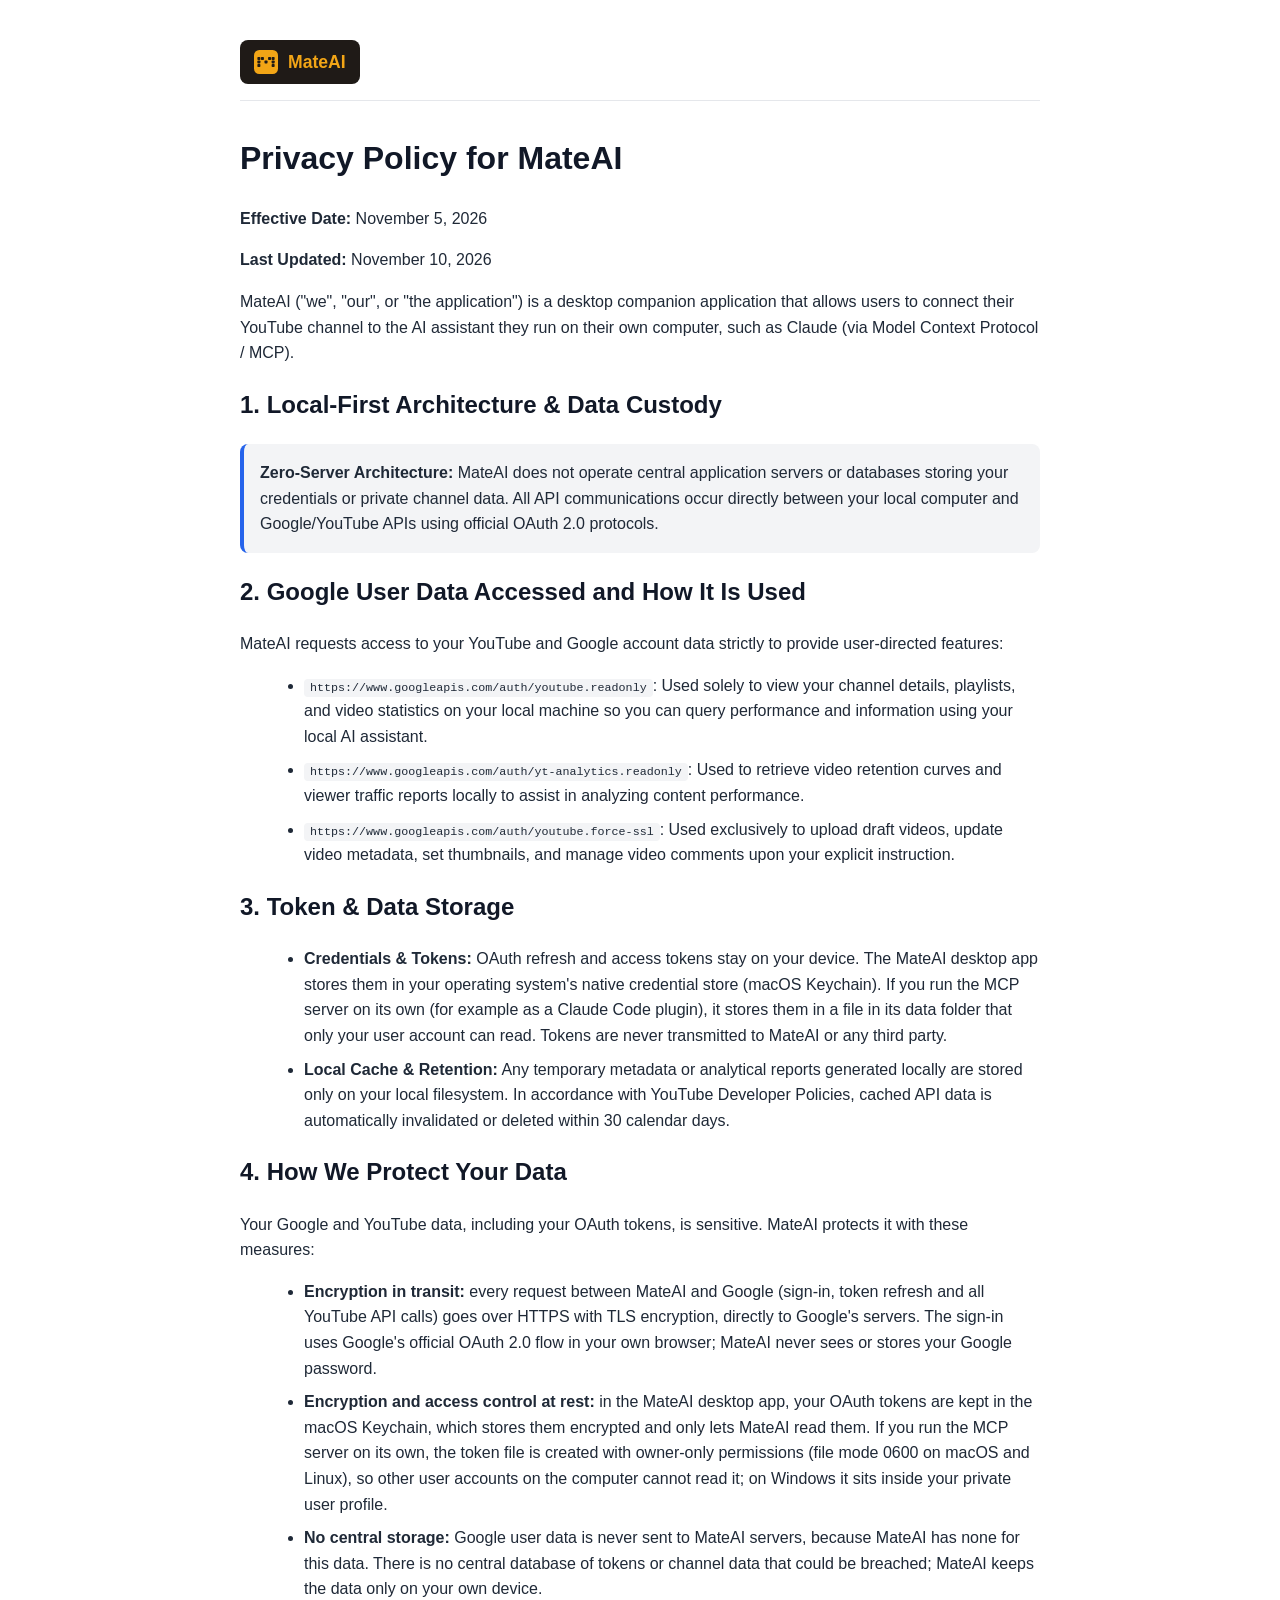
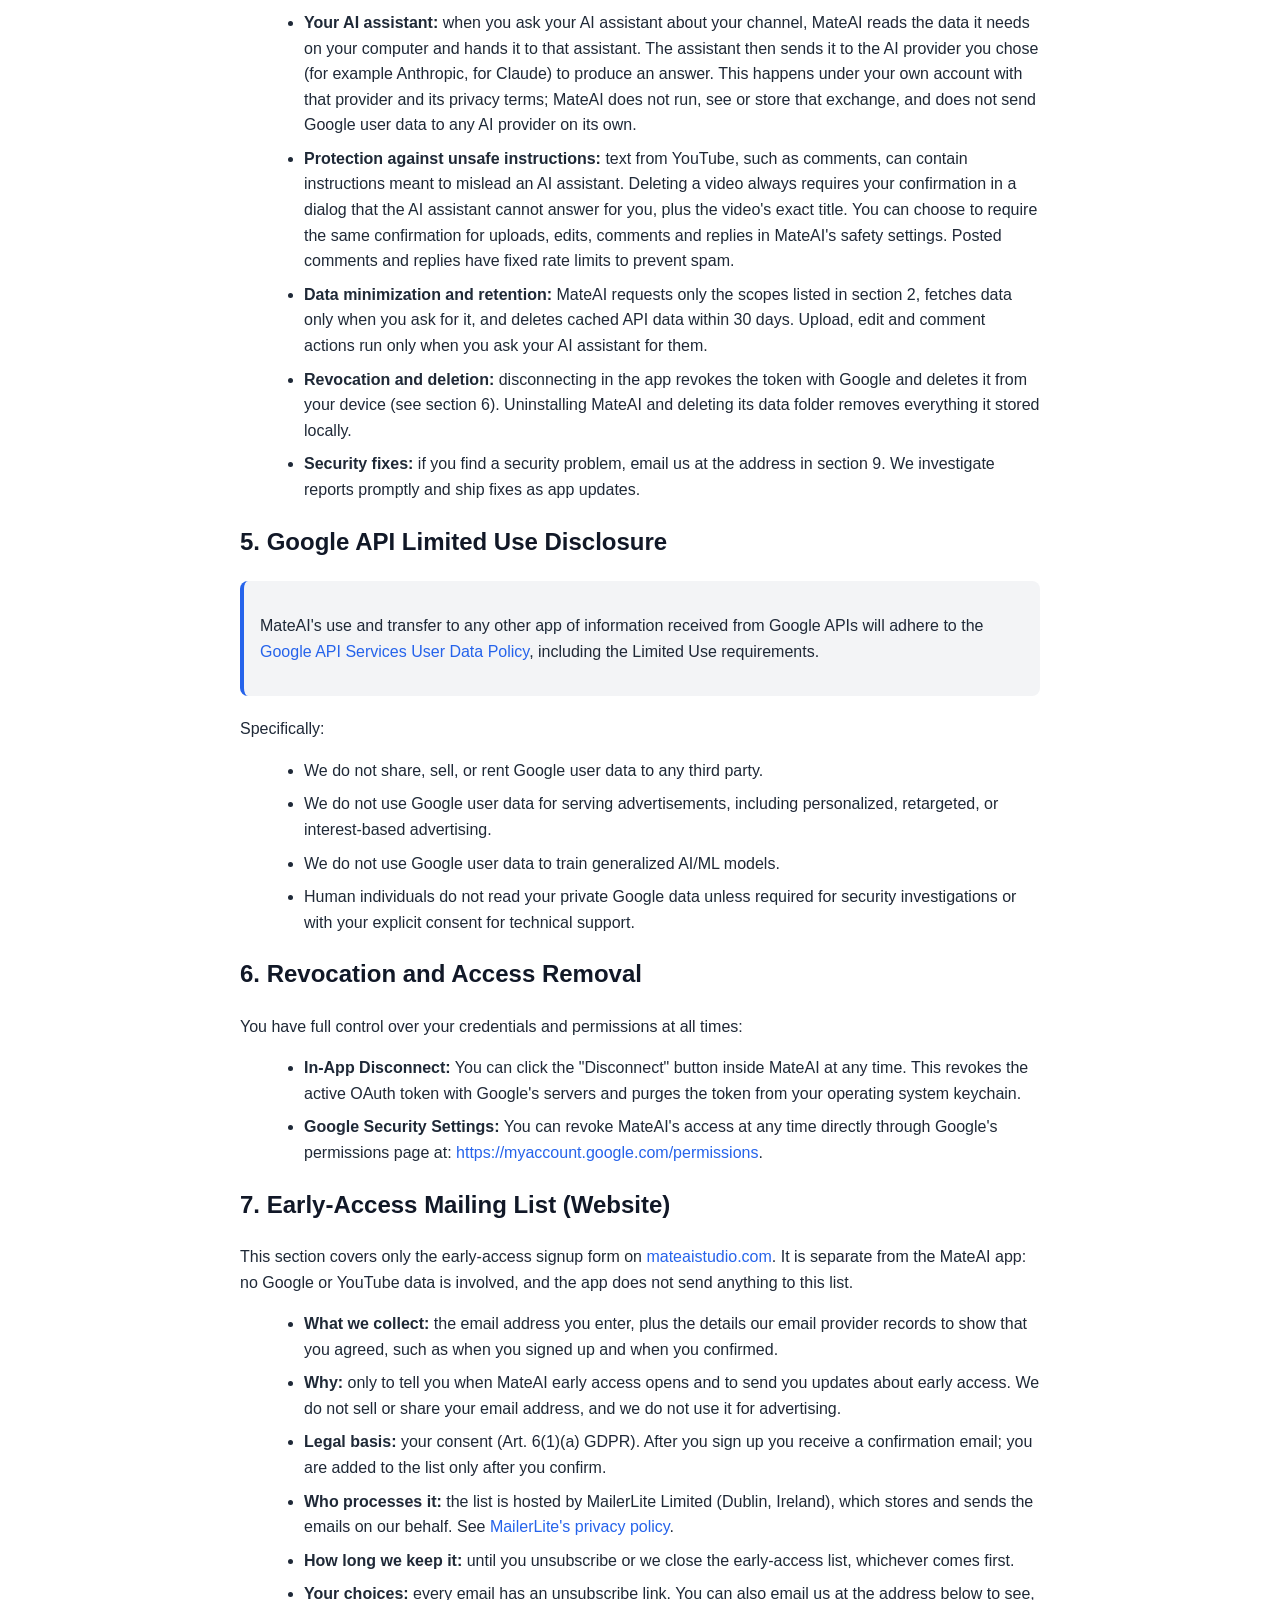
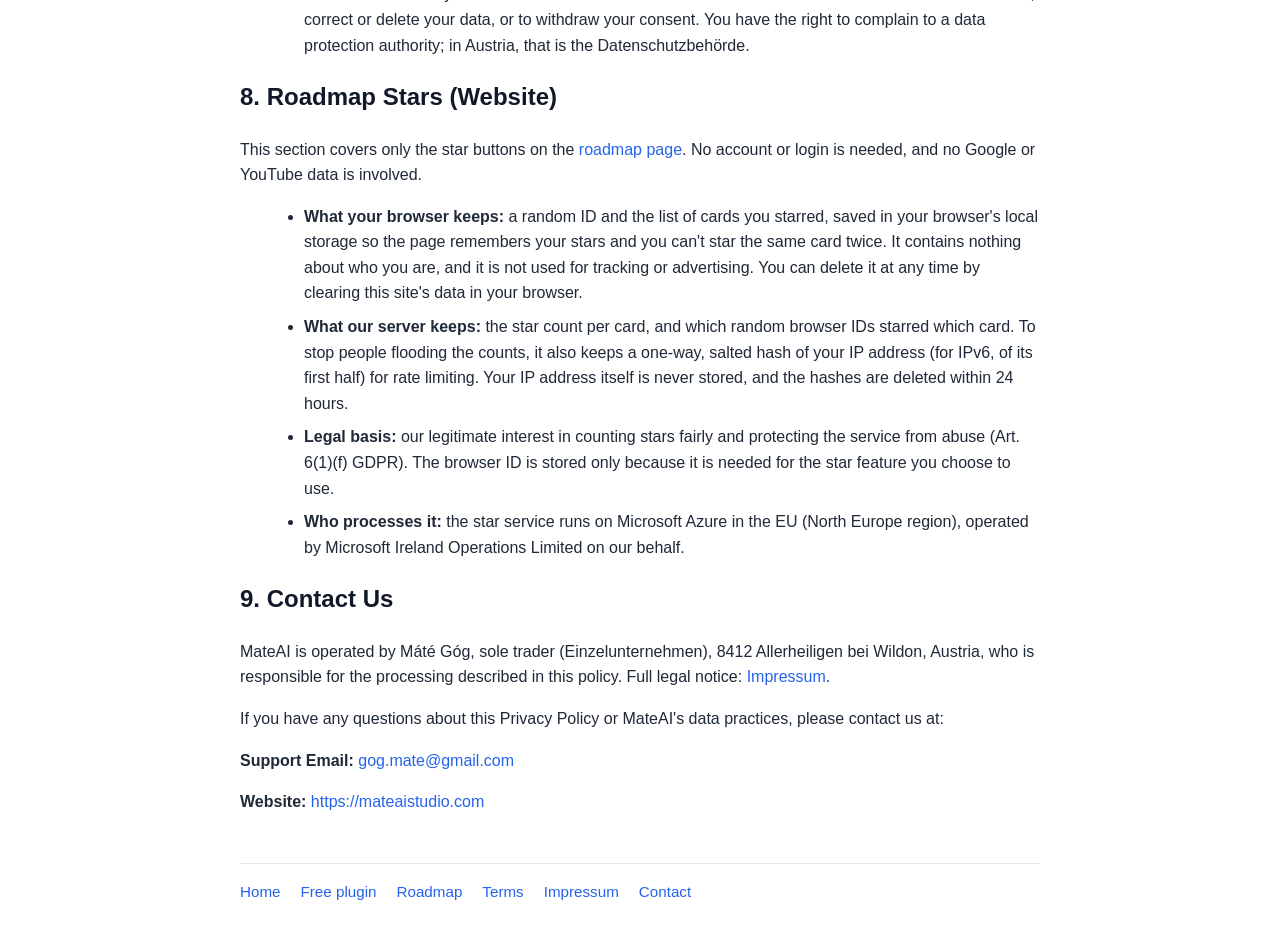
<file: privacy.html>
<!DOCTYPE html>
<html lang="en">
<head>
  <meta charset="UTF-8">
  <meta name="viewport" content="width=device-width, initial-scale=1.0">
  <title>MateAI - Privacy Policy</title>
  <meta name="description" content="How MateAI handles your Google and YouTube data, your sign-in tokens and early-access signups.">
  <link rel="canonical" href="https://mateaistudio.com/privacy">
  <style>
    body { font-family: -apple-system, BlinkMacSystemFont, "Segoe UI", Roboto, Helvetica, Arial, sans-serif; line-height: 1.6; max-width: 800px; margin: 0 auto; padding: 40px 20px; color: #1f2937; background: #fff; }
    h1, h2, h3 { color: #111827; }
    a { color: #2563eb; text-decoration: none; }
    a:hover { text-decoration: underline; }
    .highlight { background: #f3f4f6; padding: 16px; border-radius: 8px; border-left: 4px solid #2563eb; margin: 20px 0; }
    code { background: #f3f4f6; padding: 2px 6px; border-radius: 4px; font-size: 0.9em; }
    ul { margin: 12px 0 20px 24px; }
    li { margin-bottom: 8px; }
    .site-header, .site-footer { display: flex; flex-wrap: wrap; align-items: center; gap: 8px 20px; }
    .site-header { margin-bottom: 32px; padding-bottom: 16px; border-bottom: 1px solid #e5e7eb; }
    .site-header a { display: inline-flex; align-items: center; gap: 10px; color: #f2a516; background: #1f1a17; padding: 8px 14px; border-radius: 8px; font-weight: 700; font-size: 1.1em; }
    .site-footer { margin-top: 48px; padding-top: 16px; border-top: 1px solid #e5e7eb; font-size: 0.95em; }
  </style>
</head>
<body>
  <header class="site-header">
    <a href="/"><img src="/favicon.svg" alt="" width="24" height="24">MateAI</a>
  </header>
  <h1>Privacy Policy for MateAI</h1>
  <p><strong>Effective Date:</strong> November 5, 2026</p>
  <p><strong>Last Updated:</strong> November 10, 2026</p>

  <p>MateAI ("we", "our", or "the application") is a desktop companion application that allows users to connect their YouTube channel to the AI assistant they run on their own computer, such as Claude (via Model Context Protocol / MCP).</p>

  <h2>1. Local-First Architecture & Data Custody</h2>
  <div class="highlight">
    <strong>Zero-Server Architecture:</strong> MateAI does not operate central application servers or databases storing your credentials or private channel data. All API communications occur directly between your local computer and Google/YouTube APIs using official OAuth 2.0 protocols.
  </div>

  <h2>2. Google User Data Accessed and How It Is Used</h2>
  <p>MateAI requests access to your YouTube and Google account data strictly to provide user-directed features:</p>
  <ul>
    <li><code>https://www.googleapis.com/auth/youtube.readonly</code>: Used solely to view your channel details, playlists, and video statistics on your local machine so you can query performance and information using your local AI assistant.</li>
    <li><code>https://www.googleapis.com/auth/yt-analytics.readonly</code>: Used to retrieve video retention curves and viewer traffic reports locally to assist in analyzing content performance.</li>
    <li><code>https://www.googleapis.com/auth/youtube.force-ssl</code>: Used exclusively to upload draft videos, update video metadata, set thumbnails, and manage video comments upon your explicit instruction.</li>
  </ul>

  <h2>3. Token & Data Storage</h2>
  <ul>
    <li><strong>Credentials & Tokens:</strong> OAuth refresh and access tokens stay on your device. The MateAI desktop app stores them in your operating system's native credential store (macOS Keychain). If you run the MCP server on its own (for example as a Claude Code plugin), it stores them in a file in its data folder that only your user account can read. Tokens are never transmitted to MateAI or any third party.</li>
    <li><strong>Local Cache & Retention:</strong> Any temporary metadata or analytical reports generated locally are stored only on your local filesystem. In accordance with YouTube Developer Policies, cached API data is automatically invalidated or deleted within 30 calendar days.</li>
  </ul>

  <h2>4. How We Protect Your Data</h2>
  <p>Your Google and YouTube data, including your OAuth tokens, is sensitive. MateAI protects it with these measures:</p>
  <ul>
    <li><strong>Encryption in transit:</strong> every request between MateAI and Google (sign-in, token refresh and all YouTube API calls) goes over HTTPS with TLS encryption, directly to Google's servers. The sign-in uses Google's official OAuth 2.0 flow in your own browser; MateAI never sees or stores your Google password.</li>
    <li><strong>Encryption and access control at rest:</strong> in the MateAI desktop app, your OAuth tokens are kept in the macOS Keychain, which stores them encrypted and only lets MateAI read them. If you run the MCP server on its own, the token file is created with owner-only permissions (file mode 0600 on macOS and Linux), so other user accounts on the computer cannot read it; on Windows it sits inside your private user profile.</li>
    <li><strong>No central storage:</strong> Google user data is never sent to MateAI servers, because MateAI has none for this data. There is no central database of tokens or channel data that could be breached; MateAI keeps the data only on your own device.</li>
    <li><strong>Your AI assistant:</strong> when you ask your AI assistant about your channel, MateAI reads the data it needs on your computer and hands it to that assistant. The assistant then sends it to the AI provider you chose (for example Anthropic, for Claude) to produce an answer. This happens under your own account with that provider and its privacy terms; MateAI does not run, see or store that exchange, and does not send Google user data to any AI provider on its own.</li>
    <li><strong>Protection against unsafe instructions:</strong> text from YouTube, such as comments, can contain instructions meant to mislead an AI assistant. Deleting a video always requires your confirmation in a dialog that the AI assistant cannot answer for you, plus the video's exact title. You can choose to require the same confirmation for uploads, edits, comments and replies in MateAI's safety settings. Posted comments and replies have fixed rate limits to prevent spam.</li>
    <li><strong>Data minimization and retention:</strong> MateAI requests only the scopes listed in section 2, fetches data only when you ask for it, and deletes cached API data within 30 days. Upload, edit and comment actions run only when you ask your AI assistant for them.</li>
    <li><strong>Revocation and deletion:</strong> disconnecting in the app revokes the token with Google and deletes it from your device (see section 6). Uninstalling MateAI and deleting its data folder removes everything it stored locally.</li>
    <li><strong>Security fixes:</strong> if you find a security problem, email us at the address in section 9. We investigate reports promptly and ship fixes as app updates.</li>
  </ul>

  <h2>5. Google API Limited Use Disclosure</h2>
  <div class="highlight">
    <p>MateAI's use and transfer to any other app of information received from Google APIs will adhere to the <a href="https://developers.google.com/terms/api-services-user-data-policy" target="_blank" rel="noopener noreferrer">Google API Services User Data Policy</a>, including the Limited Use requirements.</p>
  </div>
  <p>Specifically:</p>
  <ul>
    <li>We do not share, sell, or rent Google user data to any third party.</li>
    <li>We do not use Google user data for serving advertisements, including personalized, retargeted, or interest-based advertising.</li>
    <li>We do not use Google user data to train generalized AI/ML models.</li>
    <li>Human individuals do not read your private Google data unless required for security investigations or with your explicit consent for technical support.</li>
  </ul>

  <h2>6. Revocation and Access Removal</h2>
  <p>You have full control over your credentials and permissions at all times:</p>
  <ul>
    <li><strong>In-App Disconnect:</strong> You can click the "Disconnect" button inside MateAI at any time. This revokes the active OAuth token with Google's servers and purges the token from your operating system keychain.</li>
    <li><strong>Google Security Settings:</strong> You can revoke MateAI's access at any time directly through Google's permissions page at: <a href="https://myaccount.google.com/permissions" target="_blank" rel="noopener noreferrer">https://myaccount.google.com/permissions</a>.</li>
  </ul>

  <h2>7. Early-Access Mailing List (Website)</h2>
  <p>This section covers only the early-access signup form on <a href="https://mateaistudio.com">mateaistudio.com</a>. It is separate from the MateAI app: no Google or YouTube data is involved, and the app does not send anything to this list.</p>
  <ul>
    <li><strong>What we collect:</strong> the email address you enter, plus the details our email provider records to show that you agreed, such as when you signed up and when you confirmed.</li>
    <li><strong>Why:</strong> only to tell you when MateAI early access opens and to send you updates about early access. We do not sell or share your email address, and we do not use it for advertising.</li>
    <li><strong>Legal basis:</strong> your consent (Art. 6(1)(a) GDPR). After you sign up you receive a confirmation email; you are added to the list only after you confirm.</li>
    <li><strong>Who processes it:</strong> the list is hosted by MailerLite Limited (Dublin, Ireland), which stores and sends the emails on our behalf. See <a href="https://www.mailerlite.com/legal/privacy-policy" target="_blank" rel="noopener noreferrer">MailerLite's privacy policy</a>.</li>
    <li><strong>How long we keep it:</strong> until you unsubscribe or we close the early-access list, whichever comes first.</li>
    <li><strong>Your choices:</strong> every email has an unsubscribe link. You can also email us at the address below to see, correct or delete your data, or to withdraw your consent. You have the right to complain to a data protection authority; in Austria, that is the Datenschutzbehörde.</li>
  </ul>

  <h2>8. Roadmap Stars (Website)</h2>
  <p>This section covers only the star buttons on the <a href="https://mateaistudio.com/roadmap/">roadmap page</a>. No account or login is needed, and no Google or YouTube data is involved.</p>
  <ul>
    <li><strong>What your browser keeps:</strong> a random ID and the list of cards you starred, saved in your browser's local storage so the page remembers your stars and you can't star the same card twice. It contains nothing about who you are, and it is not used for tracking or advertising. You can delete it at any time by clearing this site's data in your browser.</li>
    <li><strong>What our server keeps:</strong> the star count per card, and which random browser IDs starred which card. To stop people flooding the counts, it also keeps a one-way, salted hash of your IP address (for IPv6, of its first half) for rate limiting. Your IP address itself is never stored, and the hashes are deleted within 24 hours.</li>
    <li><strong>Legal basis:</strong> our legitimate interest in counting stars fairly and protecting the service from abuse (Art. 6(1)(f) GDPR). The browser ID is stored only because it is needed for the star feature you choose to use.</li>
    <li><strong>Who processes it:</strong> the star service runs on Microsoft Azure in the EU (North Europe region), operated by Microsoft Ireland Operations Limited on our behalf.</li>
  </ul>

  <h2>9. Contact Us</h2>
  <p>MateAI is operated by Máté Góg, sole trader (Einzelunternehmen), 8412 Allerheiligen bei Wildon, Austria, who is responsible for the processing described in this policy. Full legal notice: <a href="https://mateaistudio.com/impressum/">Impressum</a>.</p>
  <p>If you have any questions about this Privacy Policy or MateAI's data practices, please contact us at:</p>
  <p><strong>Support Email:</strong> <a href="mailto:gog.mate@gmail.com">gog.mate@gmail.com</a></p>
  <p><strong>Website:</strong> <a href="https://mateaistudio.com">https://mateaistudio.com</a></p>
  <footer class="site-footer">
    <a href="/">Home</a>
    <a href="/free-plugin/">Free plugin</a>
    <a href="/roadmap/">Roadmap</a>
    <a href="/terms/">Terms</a>
    <a href="/impressum/">Impressum</a>
    <a href="mailto:gog.mate@gmail.com">Contact</a>
  </footer>
</body>
</html>
</file>
<file: assets/SiteHeader-CxGatjyQ.css>
@font-face{font-family:Bricolage Grotesque;font-style:normal;font-display:swap;font-weight:200 800;src:url(/fonts/bricolage-grotesque-latin-opsz-normal.woff2) format("woff2-variations");unicode-range:U+0000-00FF,U+0131,U+0152-0153,U+02BB-02BC,U+02C6,U+02DA,U+02DC,U+0304,U+0308,U+0329,U+2000-206F,U+20AC,U+2122,U+2191,U+2193,U+2212,U+2215,U+FEFF,U+FFFD}@font-face{font-family:Bricolage Grotesque;font-style:normal;font-display:swap;font-weight:200 800;src:url(/fonts/bricolage-grotesque-latin-ext-opsz-normal.woff2) format("woff2-variations");unicode-range:U+0100-02BA,U+02BD-02C5,U+02C7-02CC,U+02CE-02D7,U+02DD-02FF,U+1D00-1DBF,U+1E00-1E9F,U+1EF2-1EFF,U+2020,U+20A0-20AB,U+20AD-20C0,U+2113,U+2C60-2C7F,U+A720-A7FF}@font-face{font-family:Figtree;font-style:normal;font-display:swap;font-weight:300 900;src:url(/fonts/figtree-latin-wght-normal.woff2) format("woff2-variations");unicode-range:U+0000-00FF,U+0131,U+0152-0153,U+02BB-02BC,U+02C6,U+02DA,U+02DC,U+0304,U+0308,U+0329,U+2000-206F,U+20AC,U+2122,U+2191,U+2193,U+2212,U+2215,U+FEFF,U+FFFD}@font-face{font-family:Figtree;font-style:normal;font-display:swap;font-weight:300 900;src:url(/fonts/figtree-latin-ext-wght-normal.woff2) format("woff2-variations");unicode-range:U+0100-02BA,U+02BD-02C5,U+02C7-02CC,U+02CE-02D7,U+02DD-02FF,U+1D00-1DBF,U+1E00-1E9F,U+1EF2-1EFF,U+2020,U+20A0-20AB,U+20AD-20C0,U+2113,U+2C60-2C7F,U+A720-A7FF}@font-face{font-family:JetBrains Mono;font-style:normal;font-display:swap;font-weight:100 800;src:url(/fonts/jetbrains-mono-latin-wght-normal.woff2) format("woff2-variations");unicode-range:U+0000-00FF,U+0131,U+0152-0153,U+02BB-02BC,U+02C6,U+02DA,U+02DC,U+0304,U+0308,U+0329,U+2000-206F,U+20AC,U+2122,U+2191,U+2193,U+2212,U+2215,U+FEFF,U+FFFD}html{scroll-behavior:smooth;scroll-padding-top:88px}@media (prefers-reduced-motion: reduce){html{scroll-behavior:auto}}@font-face{font-family:Cookie;font-style:normal;font-display:swap;font-weight:400;src:url(/fonts/cookie-latin-400-normal.woff2) format("woff2")}body{margin:0;background:var(--bg);color:var(--ink);font:15px/22px var(--font-sans);-webkit-font-smoothing:antialiased}.btn{display:inline-flex;align-items:center;justify-content:center;gap:var(--space-2);min-height:40px;padding:0 var(--space-5);border-radius:var(--radius-md);border:1px solid transparent;font:600 15px/22px var(--font-sans);cursor:pointer;transition:background-color .15s cubic-bezier(.2,0,0,1),transform .1s cubic-bezier(.2,0,0,1)}.btn svg{width:16px;height:16px;fill:none;stroke:currentColor;stroke-width:1.75;stroke-linecap:round;stroke-linejoin:round}.btn:active:not(:disabled){transform:scale(.98)}.btn-primary{background:var(--brand);color:var(--on-brand)}.btn-primary:hover:not(:disabled){background:var(--brand-hover)}.btn-secondary{background:var(--surface);color:var(--ink);border-color:var(--line-strong)}.btn-secondary:hover:not(:disabled){background:var(--surface-2)}.btn-ghost{background:transparent;color:var(--brand-text)}.btn-ghost:hover:not(:disabled){background:var(--surface-2)}.btn:disabled{opacity:.5;cursor:not-allowed}:focus-visible{outline:2px solid var(--focus);outline-offset:2px}.card{background:var(--surface);border:1px solid var(--line);border-radius:var(--radius-lg);box-shadow:var(--shadow-card);padding:var(--space-4) var(--space-5)}.card-head{display:flex;align-items:center;justify-content:space-between;gap:var(--space-3);margin-bottom:var(--space-2)}.card h2{margin:0;font:650 20px/26px var(--font-display)}.card p{margin:0 0 var(--space-3);color:var(--ink-muted)}.pill{display:inline-flex;align-items:center;gap:var(--space-1);padding:4px 10px;border-radius:var(--radius-pill);font:600 13px/16px var(--font-sans)}.pill svg{width:14px;height:14px;fill:none;stroke:currentColor;stroke-width:2;stroke-linecap:round;stroke-linejoin:round}.pill-off{background:var(--surface-2);color:var(--ink-muted)}.pill-ok{background:var(--ok-bg);color:var(--ok)}.pill-err{background:var(--err-bg);color:var(--err)}.pill-scheduled{background:var(--brand);color:var(--on-brand)}.nav{list-style:none;margin:0;padding:var(--space-3);display:grid;gap:var(--space-1);background:var(--surface);border-right:1px solid var(--line)}.nav-item{width:100%;min-height:40px;display:flex;align-items:center;gap:var(--space-3);padding:0 var(--space-3);border:0;border-radius:var(--radius-md);background:transparent;color:var(--ink-muted);font:500 15px/22px var(--font-sans);text-align:left;cursor:pointer;position:relative}.nav-item svg{width:20px;height:20px;flex:none;fill:none;stroke:currentColor;stroke-width:1.75;stroke-linecap:round;stroke-linejoin:round}.nav-item:hover{background:var(--surface-2);color:var(--ink)}.nav-item[aria-current=page]{background:var(--surface-2);color:var(--ink);font-weight:600}.nav-item[aria-current=page]:after{content:"";position:absolute;right:var(--space-3);width:8px;height:8px;border-radius:var(--radius-pill);background:var(--brand)}.check{display:flex;gap:var(--space-3);align-items:flex-start;min-height:40px;padding:var(--space-2) 0;cursor:pointer}.check input{-webkit-appearance:none;-moz-appearance:none;appearance:none;width:20px;height:20px;margin:1px 0 0;flex:none;border:1.5px solid var(--line-strong);border-radius:var(--radius-sm);background:var(--surface);display:grid;place-content:center;cursor:pointer}.check input:checked{background:var(--brand);border-color:var(--brand)}.check input:checked:after{content:"";width:10px;height:6px;border:2px solid var(--on-brand);border-top:0;border-right:0;transform:translateY(-1px) rotate(-45deg)}.check span{display:grid;gap:2px;font-weight:600}.check small{font:400 13px/18px var(--font-sans);color:var(--ink-muted)}.slot{display:grid;grid-template-columns:4px 1fr auto;gap:var(--space-3);align-items:center;padding:var(--space-2) var(--space-3) var(--space-2) var(--space-2);background:var(--surface);border:1px solid var(--line);border-radius:var(--radius-md)}.slot-bar{align-self:stretch;border-radius:var(--radius-pill)}.slot-title{font:650 16px/22px var(--font-sans);margin:0}.slot-meta{display:flex;gap:var(--space-2);align-items:center;font:500 12px/16px var(--font-sans);color:var(--ink-muted);margin-top:2px}.lane{padding:2px 8px;border-radius:var(--radius-pill);color:var(--on-lane);font:600 12px/16px var(--font-sans)}.lane-1{background:var(--lane-1)}.lane-2{background:var(--lane-2)}.lane-3{background:var(--lane-3)}.lane-4{background:var(--lane-4)}.lane-5{background:var(--lane-5)}.slot.is-next{border-color:var(--brand);box-shadow:0 0 0 1px var(--brand)}:root{--bg: #faf6f0;--surface: #ffffff;--surface-2: #f2ece3;--line: #e5dccf;--line-strong: #8a7d6e;--ink: #1f1a17;--ink-muted: #5f554b;--brand: #f2a516;--brand-hover: #e0940a;--on-brand: #1f1a17;--brand-text: #965400;--ok: #1d6b45;--ok-bg: #e2f2e8;--err: #b0281d;--err-bg: #fbe8e4;--focus: #965400;--lane-1: #f2a516;--lane-2: #5cc2b4;--lane-3: #f09a7f;--lane-4: #a9b8f0;--lane-5: #c4cf8a;--on-lane: #1f1a17;--font-display: "Bricolage Grotesque", "Figtree", system-ui, sans-serif;--font-sans: "Figtree", -apple-system, BlinkMacSystemFont, system-ui, sans-serif;--font-mono: "JetBrains Mono", ui-monospace, "SF Mono", Menlo, monospace;--space-1: 4px;--space-2: 8px;--space-3: 12px;--space-4: 16px;--space-5: 24px;--space-6: 32px;--space-7: 48px;--space-8: 64px;--radius-sm: 6px;--radius-md: 12px;--radius-lg: 20px;--radius-pill: 999px;--shadow-card: 0 1px 2px rgba(31,26,23,.06), 0 4px 12px rgba(31,26,23,.05);--shadow-pop: 0 12px 32px rgba(31,26,23,.14);--ease: cubic-bezier(.2, 0, 0, 1)}@media (prefers-color-scheme: dark){:root{--bg: #171310;--surface: #211c18;--surface-2: #2c2621;--line: #3b342d;--line-strong: #8f8274;--ink: #f4ede4;--ink-muted: #b9ac9d;--brand: #f5b335;--brand-hover: #f8c35c;--brand-text: #f5b335;--ok: #74d3a0;--ok-bg: #15301f;--err: #ff9284;--err-bg: #3d1b17;--focus: #f5b335;--shadow-card: 0 1px 2px rgba(0,0,0,.4);--shadow-pop: 0 12px 32px rgba(0,0,0,.5)}}.site{container:site / inline-size;background:var(--bg);color:var(--ink);font:400 15px/22px var(--font-sans)}.wrap{max-width:1200px;margin:0 auto;padding:0 var(--space-6);box-sizing:border-box}.i{width:20px;height:20px;flex:none;fill:none;stroke:currentColor;stroke-width:1.75;stroke-linecap:round;stroke-linejoin:round}.skip{position:absolute;left:-9999px;top:8px;z-index:10}.skip:focus{left:16px}a.btn{text-decoration:none}.btn-lg{min-height:48px;padding:0 28px;font-size:16px}.btn-lg svg{width:18px;height:18px}code{font:400 13px/20px var(--font-mono);background:var(--surface-2);border-radius:var(--radius-sm);padding:1px 6px}.logo{display:inline-flex;align-items:center;gap:var(--space-2);color:var(--ink);text-decoration:none;font:700 18px/1 var(--font-display);letter-spacing:-.01em;border-radius:var(--radius-md)}.logo svg{width:28px;height:28px;flex:none}.site-header{position:sticky;top:0;z-index:5;background:var(--bg);border-bottom:1px solid var(--line)}.site-header .wrap{display:flex;align-items:center;flex-wrap:wrap;gap:var(--space-2) var(--space-5);min-height:72px}.site-nav{display:flex;gap:var(--space-1);list-style:none;padding:0;margin:0 calc(-1 * var(--space-3)) 0 auto}.site-nav a{display:inline-flex;align-items:center;min-height:40px;padding:0 var(--space-3);border-radius:var(--radius-md);color:var(--ink-muted);text-decoration:none;font-weight:500;white-space:nowrap;transition:background-color .15s var(--ease)}.site-nav a:hover,.site-nav a[aria-current=page]{background:var(--surface-2);color:var(--ink)}.hero{padding:var(--space-8) 0 var(--space-7)}.hero .wrap{display:grid;grid-template-columns:minmax(0,1.05fr) minmax(0,1fr);gap:var(--space-7);align-items:center}.hero h1{font:700 64px/68px var(--font-display);letter-spacing:-.03em;margin:var(--space-4) 0}.hero h1 .hl{box-shadow:inset 0 -.26em 0 var(--brand)}.lead{font-size:19px;line-height:28px;color:var(--ink-muted);margin:0;max-width:34em}.actions-row{display:flex;flex-wrap:wrap;gap:var(--space-3);margin-top:var(--space-6)}.fine{font:400 13px/18px var(--font-sans);color:var(--ink-muted);margin:var(--space-3) 0 0}.app-preview{margin:0;background:var(--surface);border:1px solid var(--line);border-radius:var(--radius-lg);box-shadow:var(--shadow-pop);overflow:hidden}.app-preview-bar{display:flex;align-items:center;gap:var(--space-2);padding:var(--space-3) var(--space-4);border-bottom:1px solid var(--line);font:500 12px/16px var(--font-sans);color:var(--ink-muted)}.app-preview-bar .dots{display:flex;gap:6px;margin-right:var(--space-2)}.app-preview-bar .dots span{width:10px;height:10px;border-radius:50%;background:var(--line)}.app-preview-body{display:grid;grid-template-columns:168px minmax(0,1fr)}.mini-nav{padding:var(--space-3);display:grid;align-content:start;gap:var(--space-1);border-right:1px solid var(--line)}.mini-nav .nav-item{font-size:14px}.preview-main{padding:var(--space-5);display:grid;gap:var(--space-3);background:var(--bg)}.preview-main h3{margin:0 0 var(--space-1);font:700 22px/28px var(--font-display);letter-spacing:-.01em}.preview-main .sub{margin:0 0 var(--space-2);font:400 13px/18px var(--font-sans);color:var(--ink-muted)}.slot-time{font:500 12px/16px var(--font-sans);color:var(--ink-muted)}.mini-card{background:var(--surface);border:1px solid var(--line);border-radius:var(--radius-md);padding:var(--space-3) var(--space-4);display:flex;align-items:center;justify-content:space-between;gap:var(--space-3)}.mini-card strong{font:650 15px/22px var(--font-sans)}.mini-card small{display:block;font:400 13px/18px var(--font-sans);color:var(--ink-muted)}.account-row{background:var(--surface);border:1px solid var(--line);border-radius:var(--radius-md);padding:var(--space-3) var(--space-4);display:flex;align-items:center;gap:var(--space-2)}.account-row strong{flex:1;min-width:0;font:650 15px/22px var(--font-sans)}.account-row .pill{white-space:nowrap}.account-logo{width:32px;height:32px;flex:none;display:block}.account-row .tag{font:500 12px/16px var(--font-sans);color:var(--ink-muted);background:var(--surface-2);border-radius:var(--radius-pill);padding:2px var(--space-2);margin-left:var(--space-2);vertical-align:2px}.account-row .chevron{width:18px;height:18px;flex:none;fill:none;stroke:var(--ink-muted);stroke-width:2;stroke-linecap:round;stroke-linejoin:round}.mini-nav{grid-template-rows:auto auto auto 1fr}.nav-note{align-self:end;margin:var(--space-6) 0 0;padding:0 var(--space-3);display:flex;gap:var(--space-2);align-items:center;font:400 12px/16px var(--font-sans);color:var(--ink-muted)}.nav-note svg{width:16px;height:16px;flex:none;fill:none;stroke:currentColor;stroke-width:1.75;stroke-linecap:round;stroke-linejoin:round}.platforms{border-block:1px solid var(--line);background:var(--surface)}.platforms .wrap{display:flex;flex-wrap:wrap;align-items:center;justify-content:center;gap:var(--space-3) var(--space-4);padding-block:var(--space-5)}.platforms-label{font:600 13px/16px var(--font-sans);color:var(--ink-muted)}.platform-chip{display:inline-flex;align-items:center;gap:var(--space-3);padding:6px 6px 6px 14px;border:1px solid var(--line);border-radius:var(--radius-pill);background:var(--bg);font:650 15px/22px var(--font-sans)}.section{padding:96px 0}.section-alt{background:var(--surface);border-block:1px solid var(--line)}.section-head{max-width:720px;margin:0 0 var(--space-7)}.section-head.center{margin-inline:auto;text-align:center}.kicker{font:600 13px/16px var(--font-sans);color:var(--brand-text);margin:0}.section-head h2,.cta-band h2{font:700 44px/48px var(--font-display);letter-spacing:-.02em;margin:var(--space-2) 0 var(--space-3)}.section-head p.lead{font-size:17px;line-height:26px}.section-head.center p.lead{margin-inline:auto}.grid-3{display:grid;grid-template-columns:repeat(3,minmax(0,1fr));gap:var(--space-5)}.step-card,.feature-card{display:flex;flex-direction:column;gap:var(--space-3);padding:var(--space-5)}.step-num{width:40px;height:40px;border-radius:var(--radius-pill);background:var(--surface-2);display:grid;place-items:center;font:700 18px/1 var(--font-display)}.step-card h3,.feature-card h3,.trust-row h3{margin:0;font:650 20px/26px var(--font-display)}.step-card p,.feature-card p,.trust-row p{margin:0;color:var(--ink-muted)}.icon-tile{width:44px;height:44px;border-radius:var(--radius-md);background:var(--surface-2);color:var(--ink);display:grid;place-items:center}.feature-card .card-top{display:flex;align-items:center;justify-content:space-between;gap:var(--space-3)}.split{display:grid;grid-template-columns:minmax(0,1fr) minmax(0,1.1fr);gap:var(--space-7);align-items:center}.split .section-head{margin-bottom:0}.prompt-list{list-style:none;margin:0;padding:0;display:grid;gap:var(--space-2)}.prompt-row{display:flex;align-items:center;gap:var(--space-3);min-height:56px;padding:var(--space-2) var(--space-4);border:1px solid var(--line);border-radius:var(--radius-md);background:var(--bg);font:500 15px/22px var(--font-sans)}.prompt-row .i{color:var(--ink-muted)}.prompt-row .pill{margin-left:auto;flex:none}.prompts-card{padding:var(--space-5)}.prompts-card h3{margin:0 0 var(--space-4);font:650 20px/26px var(--font-display)}.trust-list{display:grid;gap:var(--space-5)}.trust-row{display:grid;grid-template-columns:44px minmax(0,1fr);gap:var(--space-4);align-items:start}.trust-row h3{font-size:18px;line-height:24px;margin-bottom:var(--space-1)}.faq{max-width:800px;margin:0 auto;display:grid;gap:var(--space-3)}.faq-item{background:var(--surface);border:1px solid var(--line);border-radius:var(--radius-lg);box-shadow:var(--shadow-card)}.faq-item summary{list-style:none;display:flex;align-items:center;justify-content:space-between;gap:var(--space-4);min-height:64px;padding:0 var(--space-5);cursor:pointer;font:650 17px/24px var(--font-sans);border-radius:var(--radius-lg)}.faq-item summary::-webkit-details-marker{display:none}.faq-item summary .i{transition:transform .2s var(--ease);color:var(--ink-muted)}.faq-item[open] summary .i{transform:rotate(180deg)}.faq-item .faq-body{padding:0 var(--space-5) var(--space-5);color:var(--ink-muted)}.faq-item .faq-body p{margin:0}.cta-band{display:grid;grid-template-columns:minmax(0,1fr) auto;gap:var(--space-6);align-items:center;padding:var(--space-7)}.cta-band h2,.cta-band .actions-row{margin-top:0}.signup{width:min(100%,440px)}.signup-row{display:flex;gap:var(--space-2)}.signup-input{flex:1;min-width:0;min-height:48px;padding:0 var(--space-4);border:1px solid var(--line-strong);border-radius:var(--radius-md);background:var(--surface);color:var(--ink);font:400 16px/22px var(--font-sans)}.signup-input:focus-visible{outline:2px solid var(--focus);outline-offset:2px}.signup-msg{margin:var(--space-3) 0 0;font:600 15px/22px var(--font-sans);color:var(--ok)}.signup-error{color:var(--err)}.sr-only{position:absolute;width:1px;height:1px;overflow:hidden;clip:rect(0 0 0 0);white-space:nowrap}.site-footer{border-top:1px solid var(--line);padding:var(--space-7) 0}.site-footer .wrap{display:flex;flex-wrap:wrap;align-items:flex-start;justify-content:space-between;gap:var(--space-5)}.footer-links{display:flex;flex-wrap:wrap;gap:var(--space-1);list-style:none;margin:0;padding:0}.footer-links a{display:inline-flex;align-items:center;min-height:40px;padding:0 var(--space-3);border-radius:var(--radius-md);color:var(--ink-muted);text-decoration:none}.footer-links a:hover{background:var(--surface-2);color:var(--ink)}.site-footer .fine{margin-top:var(--space-2)}@container site (max-width: 1040px){.hero .wrap,.split{grid-template-columns:minmax(0,1fr)}.grid-3{grid-template-columns:repeat(2,minmax(0,1fr))}.cta-band{grid-template-columns:minmax(0,1fr)}}@container site (max-width: 760px){.wrap{padding:0 var(--space-4)}.hero{padding:var(--space-7) 0}.hero h1{font-size:44px;line-height:48px}.section{padding:var(--space-8) 0}.section-head{margin-bottom:var(--space-6)}.section-head h2,.cta-band h2{font-size:32px;line-height:38px}.grid-3,.app-preview-body{grid-template-columns:minmax(0,1fr)}.mini-nav{display:none}.preview-main{padding:var(--space-4)}.cta-band{padding:var(--space-6) var(--space-5)}.actions-row .btn{flex:1 1 100%}}@container site (max-width: 680px){.site-header .wrap{padding-top:var(--space-4)}.site-nav{width:calc(100% + var(--space-3));margin:0 0 var(--space-2) calc(-1 * var(--space-3));overflow-x:auto}}@container site (max-width: 520px){.signup-row{flex-direction:column}}@media (prefers-reduced-motion: reduce){*,*:before,*:after{transition:none!important;animation:none!important}}.check-list{list-style:none;margin:0 0 var(--space-3);padding:0;display:grid;gap:var(--space-2)}.check-list li{display:flex;gap:var(--space-2);align-items:flex-start;color:var(--ink-muted)}.check-list .i{flex:none;width:20px;height:20px;margin-top:3px;color:var(--ok)}.try-me{margin-left:auto;font:600 12px/16px var(--font-sans);color:var(--brand-text)}.mini-nav.is-live .nav-item{font-size:14px}.preview-main{align-content:start;min-height:300px}.ap-strip{background:var(--surface);border:1px solid var(--line);border-radius:var(--radius-md);padding:var(--space-3)}.ap-sum{margin:0 0 var(--space-2);font:600 13px/18px var(--font-sans)}.ap-strip ul{list-style:none;margin:0;padding:0;display:flex;flex-wrap:wrap;gap:2px}.ap-item{display:grid;justify-items:center;gap:6px;width:84px;padding:var(--space-2) 0;white-space:nowrap;border-radius:var(--radius-md);color:var(--ink-muted);font:500 11px/14px var(--font-sans)}.ap-icon{position:relative}.app-icon{display:block;width:36px;height:36px;flex:none;object-fit:contain;transition:filter .15s,opacity .15s,transform .15s}.app-icon.mono{display:grid;place-items:center;border-radius:22%;background:var(--surface-2);color:var(--ink-muted);box-shadow:inset 0 0 0 1px var(--line);font:700 17px/1 var(--font-display)}.ap-item:hover .app-icon{transform:translateY(-2px)}.ap-badge{position:absolute;right:-5px;bottom:-5px;width:18px;height:18px;border-radius:50%;display:grid;place-items:center;box-shadow:0 0 0 2px var(--surface);font:700 14px/1 var(--font-sans)}.ap-badge svg{width:12px;height:12px;fill:none;stroke:currentColor;stroke-width:3;stroke-linecap:round;stroke-linejoin:round}.ap-badge-on{background:var(--ok);color:var(--surface)}.ap-card{background:var(--surface);border:1px solid var(--line);border-radius:var(--radius-md);padding:var(--space-3) var(--space-4);display:grid;gap:var(--space-2);justify-items:start}.ap-card p{margin:0;font:400 13px/19px var(--font-sans);color:var(--ink-muted)}.ap-card-head{display:flex;align-items:center;gap:var(--space-2);width:100%}.ap-card-head .app-icon{width:28px;height:28px;font-size:14px}.ap-card-head strong{flex:1;font:650 15px/22px var(--font-sans)}.st-row{display:flex;align-items:center;justify-content:space-between;width:100%;font:500 14px/20px var(--font-sans);min-height:32px}@container site (max-width: 760px){.mini-nav.is-live{display:flex;border-right:0;border-bottom:1px solid var(--line);padding:var(--space-2);overflow-x:auto}.mini-nav.is-live .nav-item{width:auto;white-space:nowrap}.mini-nav.is-live .nav-item[aria-current=page]:after{display:none}.mini-nav.is-live .nav-note,.try-me{display:none}}.mini-nav.is-live{grid-template-rows:repeat(4,auto) 1fr}.compare-table{width:100%;max-width:880px;border-collapse:separate;border-spacing:0;table-layout:fixed;overflow:hidden;padding:0}.compare-table th,.compare-table td{padding:var(--space-3) var(--space-4);text-align:left;vertical-align:top;border-bottom:1px solid var(--line);overflow-wrap:anywhere}.compare-table tbody tr:last-child>*{border-bottom:0}.compare-table thead th{font:650 17px/24px var(--font-display)}.compare-table tbody th{font-weight:650}.compare-table td{color:var(--ink-muted)}.trust-row a{overflow-wrap:anywhere}#main a:not(.btn){color:var(--brand-text);text-underline-offset:2px}@container site (max-width: 520px){.compare-table th,.compare-table td{padding:var(--space-2) var(--space-3);font-size:14px;line-height:20px}}
</file>
<file: assets/LegalPage-Cgfm6Iel.css>
.legal{max-width:760px;padding-block:var(--space-8) 96px;font-size:16px;line-height:26px}.legal h1{font:700 44px/48px var(--font-display);letter-spacing:-.02em;margin:0 0 var(--space-3)}.legal h1+p{margin-top:0}.legal h2{font:650 24px/30px var(--font-display);letter-spacing:-.01em;margin:var(--space-7) 0 var(--space-3);scroll-margin-top:88px}.legal h3{font:650 18px/24px var(--font-display);margin:var(--space-6) 0 var(--space-2)}.legal p,.legal li{color:var(--ink-muted)}.legal strong{color:var(--ink)}.legal p{margin:0 0 var(--space-4)}.legal ol,.legal ul{margin:0 0 var(--space-4);padding-left:var(--space-5);display:grid;gap:var(--space-1)}.legal a{color:var(--brand-text);text-underline-offset:2px;overflow-wrap:anywhere}.legal .byline{font-size:14px;margin-bottom:var(--space-6)}.legal hr{border:0;border-top:1px solid var(--line);margin:var(--space-6) 0}.legal blockquote{margin:0 0 var(--space-4);padding:var(--space-3) var(--space-4);background:var(--surface-2);border-radius:var(--radius-md)}.legal blockquote p{margin:0;color:var(--ink)}.legal table{width:100%;border-collapse:collapse;table-layout:fixed;margin:0 0 var(--space-5);font-size:15px;line-height:22px}.legal th,.legal td{padding:var(--space-2) var(--space-3) var(--space-2) 0;text-align:left;vertical-align:top;border-bottom:1px solid var(--line);overflow-wrap:anywhere}.legal td{color:var(--ink-muted)}@container site (max-width: 760px){.legal{padding-block:var(--space-7) var(--space-8)}.legal h1{font-size:32px;line-height:38px}}.legal pre{margin:0 0 var(--space-4);padding:var(--space-3) var(--space-4);background:var(--surface-2);border:1px solid var(--line);border-radius:var(--radius-md)}.legal pre code{background:none;padding:0;white-space:pre-wrap}.legal li{min-width:0}.legal code{overflow-wrap:anywhere}
</file>
<file: assets/guide-B2UeqC8S.css>
.guide{max-width:820px;padding-block:var(--space-8) 96px;font-size:16px;line-height:26px}.guide h1{font:700 44px/48px var(--font-display);letter-spacing:-.02em;margin:var(--space-2) 0 var(--space-3)}.guide>.lead{margin-bottom:var(--space-6)}.guide p{margin:0 0 var(--space-3);color:var(--ink-muted)}.guide strong{color:var(--ink)}.guide a{color:var(--brand-text);text-underline-offset:2px;overflow-wrap:anywhere}.guide a.btn-primary{color:var(--on-brand)}.guide section{margin-top:var(--space-7)}.guide-h2{font:650 24px/30px var(--font-display);letter-spacing:-.01em;margin:0 0 var(--space-4)}.guide kbd{font:600 13px/18px var(--font-sans);border:1px solid var(--line-strong);border-bottom-width:2px;border-radius:var(--radius-sm);padding:0 6px;background:var(--surface)}.guide-note{margin-top:var(--space-6);border-left:4px solid var(--brand);background:var(--surface-2);border-radius:var(--radius-md);padding:var(--space-4) var(--space-5)}.guide-note h2{font:650 18px/24px var(--font-display);margin:0 0 var(--space-2)}.guide-note p{margin:0;color:var(--ink)}.guide-steps{list-style:none;margin:var(--space-7) 0 0;padding:0;display:grid;gap:var(--space-5)}.guide-step{display:grid;grid-template-columns:40px minmax(0,1fr);gap:var(--space-4);padding:var(--space-5);scroll-margin-top:88px}.guide-step h2{font:650 22px/40px var(--font-display);margin:0}.guide-step h3{font:650 17px/24px var(--font-display);margin:var(--space-5) 0 var(--space-2)}.guide-step ol,.guide-step ul:not(.prompt-list){margin:0 0 var(--space-3);padding-left:var(--space-5);display:grid;gap:var(--space-2);color:var(--ink-muted)}.guide-time{margin:0 0 var(--space-3)!important}.cmd{display:flex;align-items:stretch;gap:var(--space-2);margin:var(--space-2) 0 var(--space-3)}.cmd pre{flex:1;min-width:0;margin:0;padding:var(--space-3) var(--space-4);background:var(--surface-2);border:1px solid var(--line);border-radius:var(--radius-md);overflow-x:auto}.cmd code{background:none;padding:0;font-size:14px;color:var(--ink);white-space:pre}.cmd .btn{flex:none;min-width:80px}.guide-warn{display:flex;gap:var(--space-2);align-items:flex-start;color:var(--ink)!important}.guide-warn .i{flex:none;width:20px;height:20px;margin-top:3px;color:var(--err)}.guide .faq-body{color:var(--ink-muted)}.guide-cta{margin-top:var(--space-8)!important;grid-template-columns:minmax(0,1fr)}@container site (max-width: 760px){.guide{padding-block:var(--space-7) var(--space-8)}.guide h1{font-size:32px;line-height:38px}.guide-step{grid-template-columns:minmax(0,1fr);gap:var(--space-2);padding:var(--space-4)}}.app-switch{display:inline-flex;gap:4px;padding:4px;margin:0 0 var(--space-4);background:var(--surface-2);border:1px solid var(--line);border-radius:var(--radius-pill)}.app-switch button{display:inline-flex;align-items:center;gap:var(--space-2);min-height:40px;padding:0 var(--space-4) 0 var(--space-2);border:0;border-radius:var(--radius-pill);background:transparent;color:var(--ink-muted);font:600 15px/20px var(--font-sans);cursor:pointer;transition:background .15s,color .15s,box-shadow .15s}.app-switch button:hover{color:var(--ink)}.app-switch button[aria-pressed=true]{background:var(--surface);color:var(--ink);box-shadow:var(--shadow-card)}.app-switch img{width:22px;height:22px;border-radius:6px}.app-switch button:not(:has(img)){padding:0 var(--space-4)}.guide-support{background:var(--surface);border:1px solid var(--line);border-radius:var(--radius-lg);padding:var(--space-5);scroll-margin-top:88px}.guide-support .actions-row{margin-top:var(--space-3)}.bmc-btn{display:inline-flex;align-items:center;justify-content:center;gap:8px;min-height:40px;padding:0 20px;background:#fd0;color:#000!important;border:1px solid #000;border-radius:10px;font:400 26px/1 Cookie,cursive;text-decoration:none;transition:box-shadow .15s,transform .15s}.bmc-btn span{font-size:20px}.bmc-btn:hover{box-shadow:0 4px 12px #0000002e;transform:translateY(-1px)}@container site (max-width: 760px){.actions-row .bmc-btn{flex:1 1 100%}}.btn svg.btn-mark{width:18px;height:18px;stroke:none}
</file>
<file: assets/roadmap-CDbv-eGO.css>
.roadmap{--road: #d4c8b8;--brand-halo: rgba(242,165,22,.25);padding-bottom:var(--space-8)}@media (prefers-color-scheme: dark){.roadmap{--road: #4a4139;--brand-halo: rgba(245,179,53,.22)}.roadmap .pin-dot{box-shadow:none}}:where(.roadmap) svg{width:16px;height:16px;flex:none;fill:none;stroke:currentColor;stroke-width:1.75;stroke-linecap:round;stroke-linejoin:round}.rm-hero{max-width:720px;padding:var(--space-8) 0 var(--space-6);display:flex;flex-direction:column;gap:var(--space-4)}.rm-hero .pill{align-self:flex-start}.rm-hero h1{margin:0;font:700 clamp(32px,5vw,48px)/1.05 var(--font-display);letter-spacing:-.02em;text-wrap:balance}.rm-hero .lead{font-size:17px;line-height:26px}.rm-updated{margin:0;display:flex;gap:var(--space-2);align-items:center;font:400 13px/18px var(--font-sans);color:var(--ink-muted)}.rm-updated strong{font-weight:600;color:var(--ink)}.board{margin-bottom:var(--space-7)}.board h2{margin:0;font:700 24px/30px var(--font-display)}.board-sub{margin:var(--space-1) 0 0;font:400 13px/18px var(--font-sans);color:var(--ink-muted)}.board-road{list-style:none;margin:0;padding:56px 0 0;display:grid;grid-template-columns:repeat(6,minmax(0,1fr));grid-auto-rows:1fr;gap:96px 32px;isolation:isolate}.board-road>li{position:relative;grid-column:var(--c6);grid-row:var(--r6)}.road{position:absolute;z-index:0;box-sizing:border-box;border:0 solid var(--road);pointer-events:none}.road4,.road1{display:none}.is-dashed>.road{border-style:dashed}.road.from-l,.road.from-r{top:calc(50% - 3px);width:32px;border-top-width:6px}.road.from-l{right:100%}.road.from-r{left:100%}.road.turn-r,.road.turn-l{top:calc(-50% - 99px);height:calc(100% + 102px);border-width:6px}.road.turn-r{left:50%;right:0;border-left:0;border-radius:0 56px 56px 0}.road.turn-l{left:0;right:50%;border-right:0;border-radius:56px 0 0 56px}.sq{position:relative;z-index:1;box-sizing:border-box;height:100%;min-height:110px;padding:var(--space-3);display:flex;flex-direction:column;gap:6px;border:2px solid transparent;border-radius:var(--radius-lg);color:var(--ink);transition:border-color .15s var(--ease)}#main a.sq{color:var(--ink);text-decoration:none}.sq-shipped{background:var(--ok-bg)}.sq-shipped:hover{border-color:var(--line-strong)}.sq-building{background:var(--surface);border-color:var(--brand)}.sq-planned{background:var(--surface);border:2px dashed var(--line-strong)}.sq-building:hover,.sq-planned:hover{border-color:var(--brand-hover)}.sq-end{justify-content:center;gap:var(--space-1);background:var(--bg);border:2px dashed var(--road);color:var(--ink-muted);font:400 12px/16px var(--font-sans)}.sq-label{display:inline-flex;flex-wrap:wrap;align-items:center;gap:var(--space-1);font:600 12px/16px var(--font-sans)}.sq-label svg{width:14px;height:14px}.sq-shipped .sq-label svg{stroke-width:2.25}.sq-shipped .sq-label{color:var(--ok)}.sq-building .sq-label,.sq-planned .sq-label.is-next{color:var(--brand-text)}.sq-planned .sq-label{font-weight:700;color:var(--ink-muted)}.sq-stars{display:inline-flex;align-items:center;gap:2px;font-weight:600;color:var(--ink-muted)}.sq-stars svg{width:12px;height:12px;fill:currentColor;stroke:none}.sq-title{font:650 13px/17px var(--font-sans)}.pin{position:absolute;z-index:2;left:50%;bottom:calc(100% - 13px);transform:translate(-50%);display:flex;flex-direction:column;align-items:center;gap:var(--space-1);pointer-events:none}.pin-label{padding:2px 8px;border-radius:var(--radius-pill);background:var(--ink);color:var(--bg);font:700 11px/14px var(--font-sans);white-space:nowrap}.pin-dot{width:26px;height:26px;box-sizing:border-box;border-radius:var(--radius-pill);background:var(--brand);border:3px solid var(--ink);box-shadow:0 6px 14px #1f1a1740}.legend{display:flex;flex-wrap:wrap;gap:var(--space-2) 20px;margin-top:var(--space-6);font:400 12px/16px var(--font-sans);color:var(--ink-muted)}.legend span{display:inline-flex;align-items:center;gap:6px}.legend i{width:14px;height:14px;box-sizing:border-box;border-radius:4px}.legend .l-shipped{background:var(--ok-bg)}.legend .l-building{border:2px solid var(--brand)}.legend .l-planned{border:2px dashed var(--line-strong)}.lanes{display:grid;grid-template-columns:repeat(3,minmax(0,1fr));gap:var(--space-6) var(--space-5);align-items:start}.rm-lane{display:flex;flex-direction:column;gap:var(--space-4)}.lane-marker{display:flex;align-items:center;height:24px}.lane-marker .m-a,.lane-marker .m-b{flex:1;border-top:4px solid var(--road);border-radius:4px}.lane-marker .m-dot{width:22px;height:22px;box-sizing:border-box;border-radius:var(--radius-pill);display:grid;place-items:center}.lane-shipped .m-b{display:none}.lane-shipped .m-dot{background:var(--ok-bg);border:2px solid var(--ok);color:var(--ok)}.lane-shipped .m-dot svg{width:12px;height:12px;stroke-width:3}.lane-building .m-dot{background:var(--brand);box-shadow:0 0 0 5px var(--brand-halo)}.lane-building .m-b,.lane-planned .m-a,.lane-planned .m-b{border-top-style:dashed}.lane-planned .m-dot{border:3px solid var(--road)}.lane-planned .m-b{opacity:.5}.rm-lane h2{margin:0;font:700 20px/26px var(--font-sans)}.rm-lane h2 span{font-weight:500;color:var(--ink-muted)}.lane-intro{margin:var(--space-1) 0 0;font:400 13px/18px var(--font-sans);color:var(--ink-muted)}.lane-cards{display:flex;flex-direction:column;gap:var(--space-3)}.lane-empty{margin:0;font-size:14px;color:var(--ink-muted)}.callout{display:flex;gap:var(--space-3);align-items:flex-start;padding:14px var(--space-4);border-radius:var(--radius-lg);background:var(--surface-2)}.callout svg{width:20px;height:20px;margin-top:1px;fill:currentColor;color:var(--brand-text)}.callout p{margin:0;font-size:14px;line-height:21px}.callout span{color:var(--ink-muted)}.rm-lane .rm-how{margin:calc(-1 * var(--space-2)) 0 0}.rate-line{margin:0;padding:12px 16px;border-radius:var(--radius-md);background:var(--err-bg);color:var(--err);font:400 14px/20px var(--font-sans)}.rate-line:empty{padding:0;margin-bottom:calc(-1 * var(--space-4));background:none}.rm-card{display:flex;flex-direction:column;gap:var(--space-3);scroll-margin-top:88px}.rm-card h3{margin:0;font:650 15px/22px var(--font-sans)}.rm-card p{margin:0;font-size:14px;line-height:21px}.rm-card .rm-extra{font-size:13px;line-height:18px;color:var(--ink)}.rm-extra strong{font-weight:600}.rm-row{display:flex;flex-wrap:wrap;align-items:center;gap:var(--space-2)}.rm-between{justify-content:space-between}.rm-meta{display:inline-flex;align-items:center;gap:var(--space-1);font:500 12px/16px var(--font-sans);color:var(--ink-muted)}.rm-meta svg{width:14px;height:14px}.rm-guide{display:inline-flex;align-items:center;gap:var(--space-1);font:600 14px/20px var(--font-sans)}.gate{align-self:flex-start;display:inline-flex;align-items:center;gap:6px;padding:4px 10px;border:1.5px dashed var(--line-strong);border-radius:var(--radius-pill);color:var(--ink);font:500 12px/16px var(--font-sans)}.gate svg{width:14px;height:14px}.rank{display:inline-flex;align-items:center;justify-content:center;min-width:28px;height:24px;padding:0 6px;box-sizing:border-box;border-radius:var(--radius-sm);background:var(--ink);color:var(--bg);font:700 12px/1 var(--font-sans);font-variant-numeric:tabular-nums}.next-up{font:700 12px/16px var(--font-sans);color:var(--brand-text)}.star-row{display:flex;flex-wrap:wrap;align-items:center;gap:var(--space-3);min-height:40px;padding-top:var(--space-3);border-top:1px solid var(--line)}.btn-star{padding:0 var(--space-4);background:var(--surface-2);color:var(--ink)}.btn-star:hover:not(:disabled){background:var(--line)}.btn-star.is-on{background:var(--brand);color:var(--on-brand)}.btn-star.is-on:hover:not(:disabled){background:var(--brand-hover)}.btn-star.is-on svg{fill:currentColor}.btn-star.pop svg{animation:star-pop .26s var(--ease)}@keyframes star-pop{0%{transform:scale(.6)}60%{transform:scale(1.25)}to{transform:scale(1)}}.star-count{font:400 13px/18px var(--font-sans);color:var(--ink-muted);font-variant-numeric:tabular-nums}.star-count.is-err{color:var(--err)}@container site (max-width: 1099px){.board-road{grid-template-columns:repeat(4,minmax(0,1fr))}.board-road>li{grid-column:var(--c4);grid-row:var(--r4)}.road6{display:none}.road4{display:block}}@container site (max-width: 1040px){.lanes{grid-template-columns:minmax(0,1fr)}.rm-lane{max-width:720px}}@container site (max-width: 520px){.gate{border-radius:var(--radius-md)}}@container site (max-width: 699px){.board-road{display:flex;flex-direction:column;gap:var(--space-3);padding:var(--space-5) 0 0 40px}.sq{min-height:64px}.road4{display:none}.road1{display:block;left:-25px;top:-12px;bottom:0;border-left-width:6px}.board-road>li:first-child>.road1{top:50%}.board-road>li:last-child>.road1{bottom:50%}.pin{position:static;transform:none;align-items:flex-start;margin-bottom:var(--space-2)}.pin-dot{display:none}}
</file>
